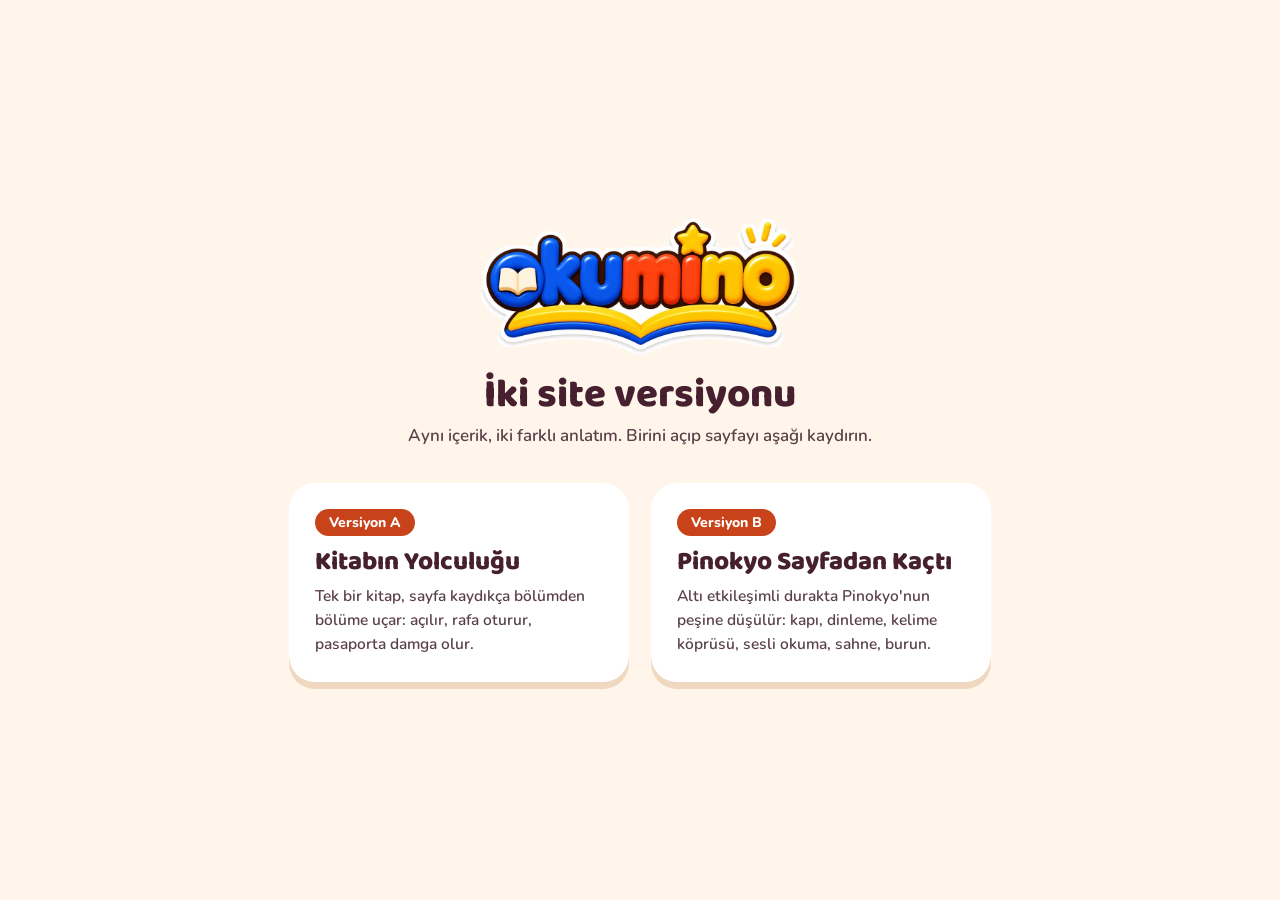
<file: index.html>
<!doctype html>
<html lang="tr">
<head>
<meta charset="utf-8">
<meta name="viewport" content="width=device-width, initial-scale=1">
<title>Okumino – iki versiyon</title>
<meta name="robots" content="noindex">
<link rel="icon" href="okumino_ikon.png" type="image/png">
<link href="https://fonts.googleapis.com/css2?family=Baloo+2:wght@700;800&family=Nunito:wght@600;800&display=swap" rel="stylesheet">
<style>
:root{--cream:#FFF5EA;--plum:#46202F;--coral:#C9431A;--sand:#F0D8C0}
*{box-sizing:border-box}
body{margin:0;min-height:100vh;background:var(--cream);color:#5B4049;font:600 17px/1.55 Nunito,sans-serif;display:flex;flex-direction:column;align-items:center;justify-content:center;padding:40px 16px}
img.logo{width:min(320px,80vw);height:auto}
h1{font:800 clamp(28px,4vw,40px)/1.1 'Baloo 2',sans-serif;color:var(--plum);margin:18px 0 6px;text-align:center}
p.sub{margin:0 0 34px;text-align:center}
.cards{display:grid;grid-template-columns:repeat(2,minmax(0,340px));gap:22px}
a.card{display:block;background:#fff;border-radius:26px;padding:26px;text-decoration:none;color:inherit;box-shadow:0 7px 0 var(--sand);transition:transform .15s}
a.card:hover{transform:translateY(-4px)}
.tag{display:inline-block;background:var(--coral);color:#fff;font:800 14px Nunito;border-radius:999px;padding:4px 14px}
a.card h2{font:800 26px/1.15 'Baloo 2',sans-serif;color:var(--plum);margin:12px 0 6px}
a.card p{margin:0;font-size:15.5px}
@media (max-width:720px){.cards{grid-template-columns:1fr}}
</style>
</head>
<body>
<img class="logo" src="okumino_logo.webp" alt="Okumino">
<h1>İki site versiyonu</h1>
<p class="sub">Aynı içerik, iki farklı anlatım. Birini açıp sayfayı aşağı kaydırın.</p>
<div class="cards">
  <a class="card" href="a/"><span class="tag">Versiyon A</span><h2>Kitabın Yolculuğu</h2><p>Tek bir kitap, sayfa kaydıkça bölümden bölüme uçar: açılır, rafa oturur, pasaporta damga olur.</p></a>
  <a class="card" href="b/"><span class="tag">Versiyon B</span><h2>Pinokyo Sayfadan Kaçtı</h2><p>Altı etkileşimli durakta Pinokyo'nun peşine düşülür: kapı, dinleme, kelime köprüsü, sesli okuma, sahne, burun.</p></a>
</div>
</body>
</html>
</file>
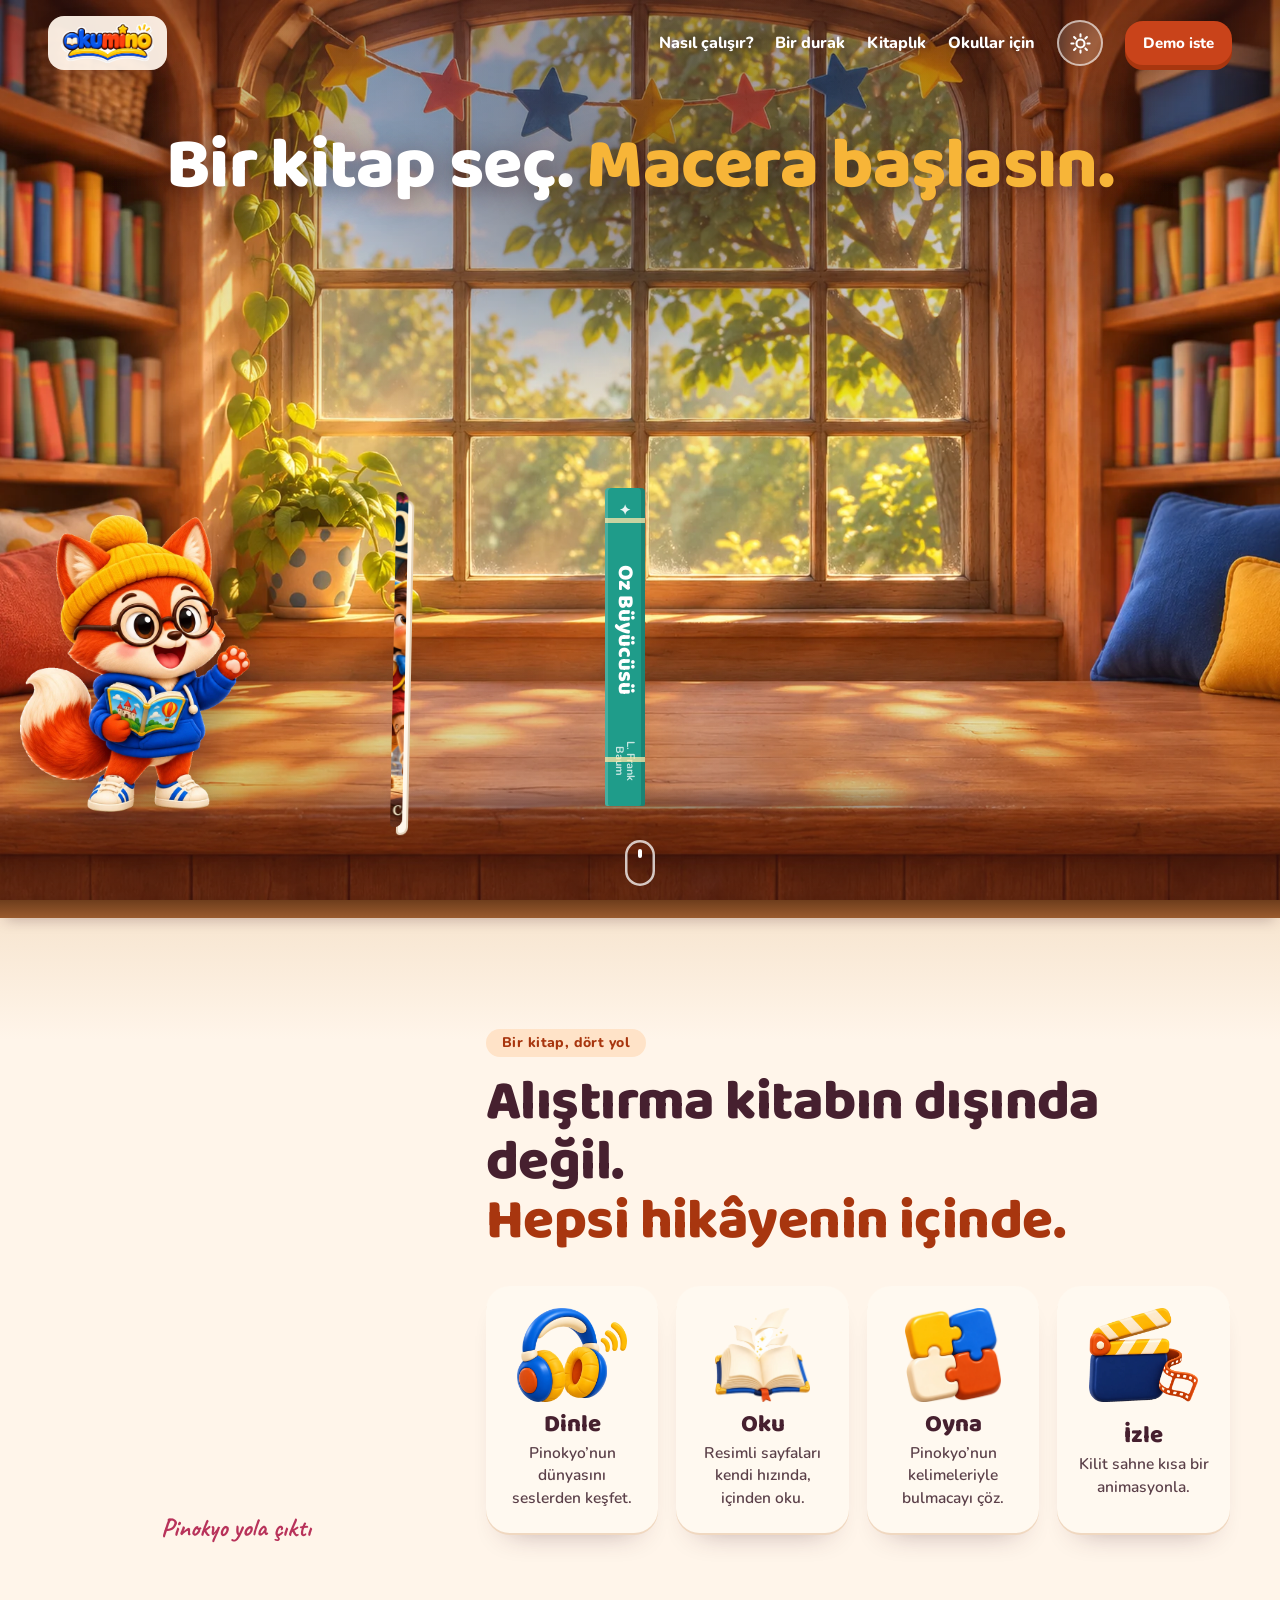
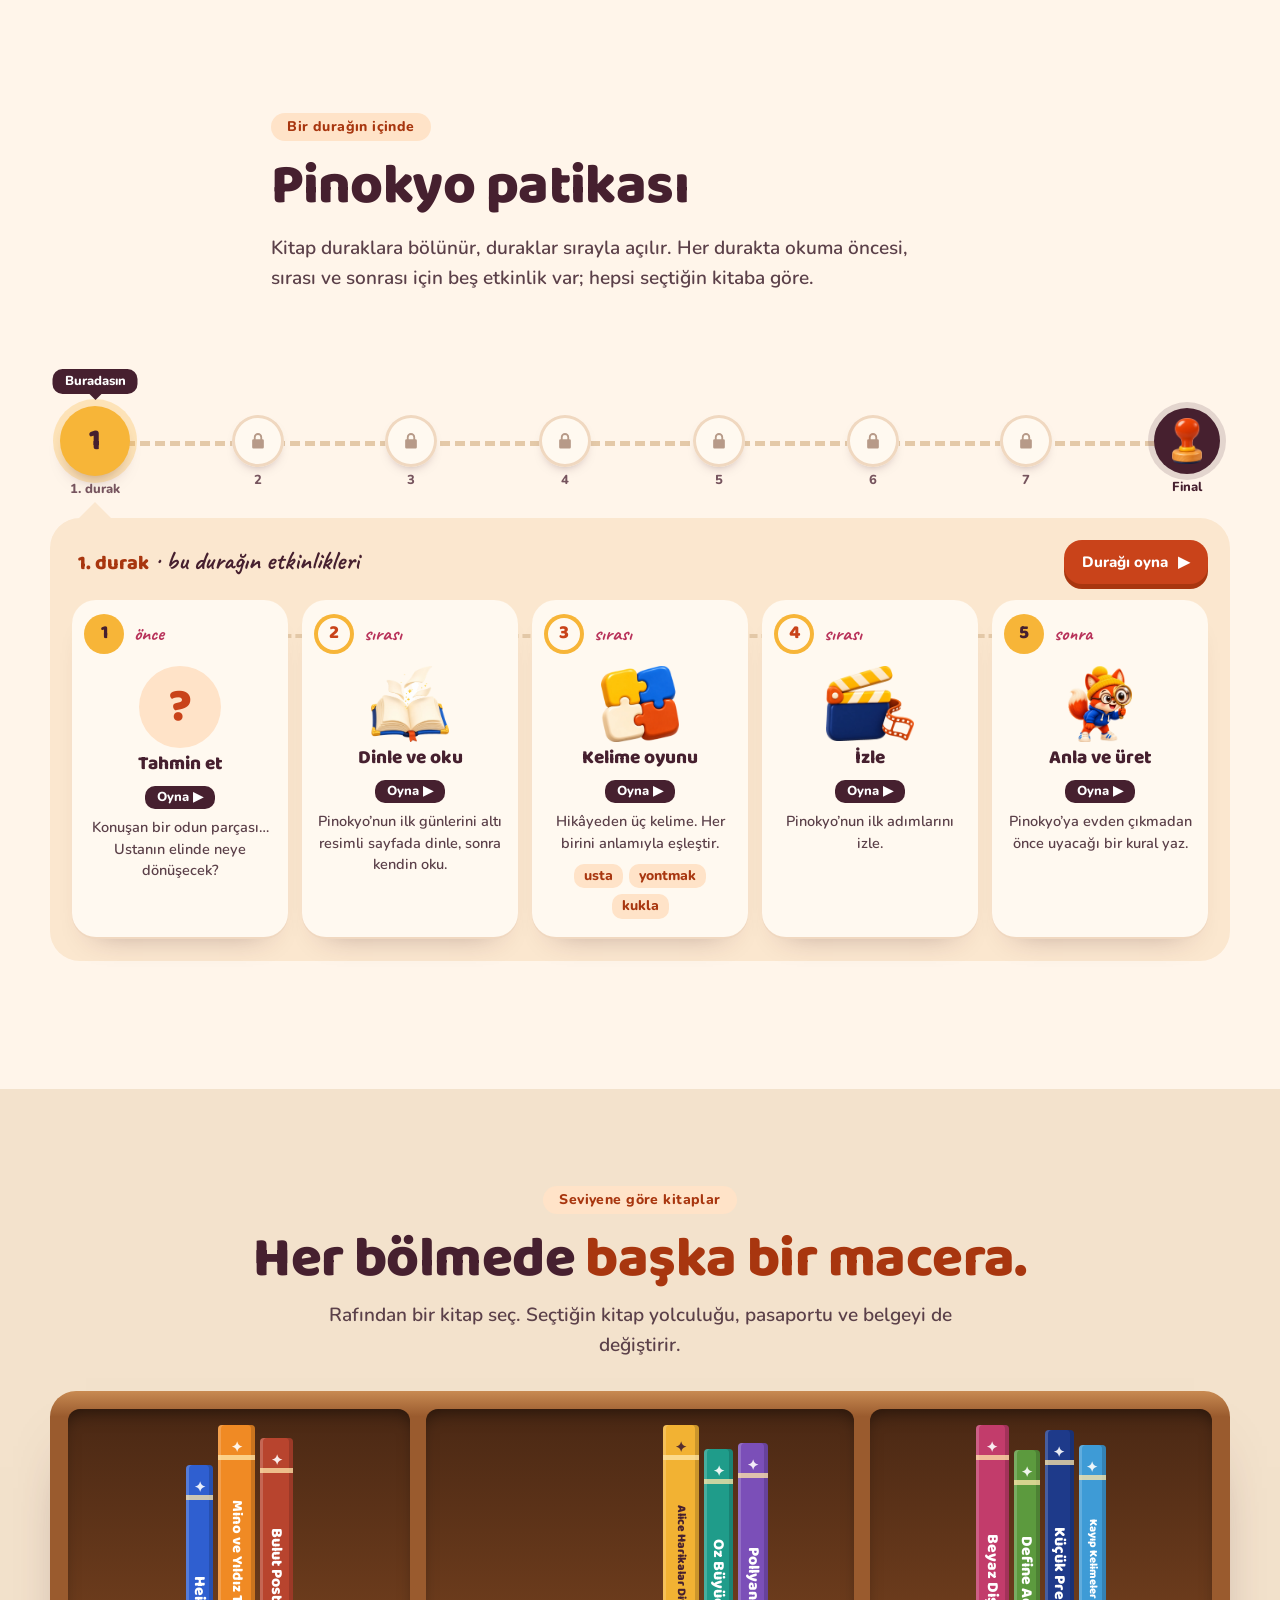
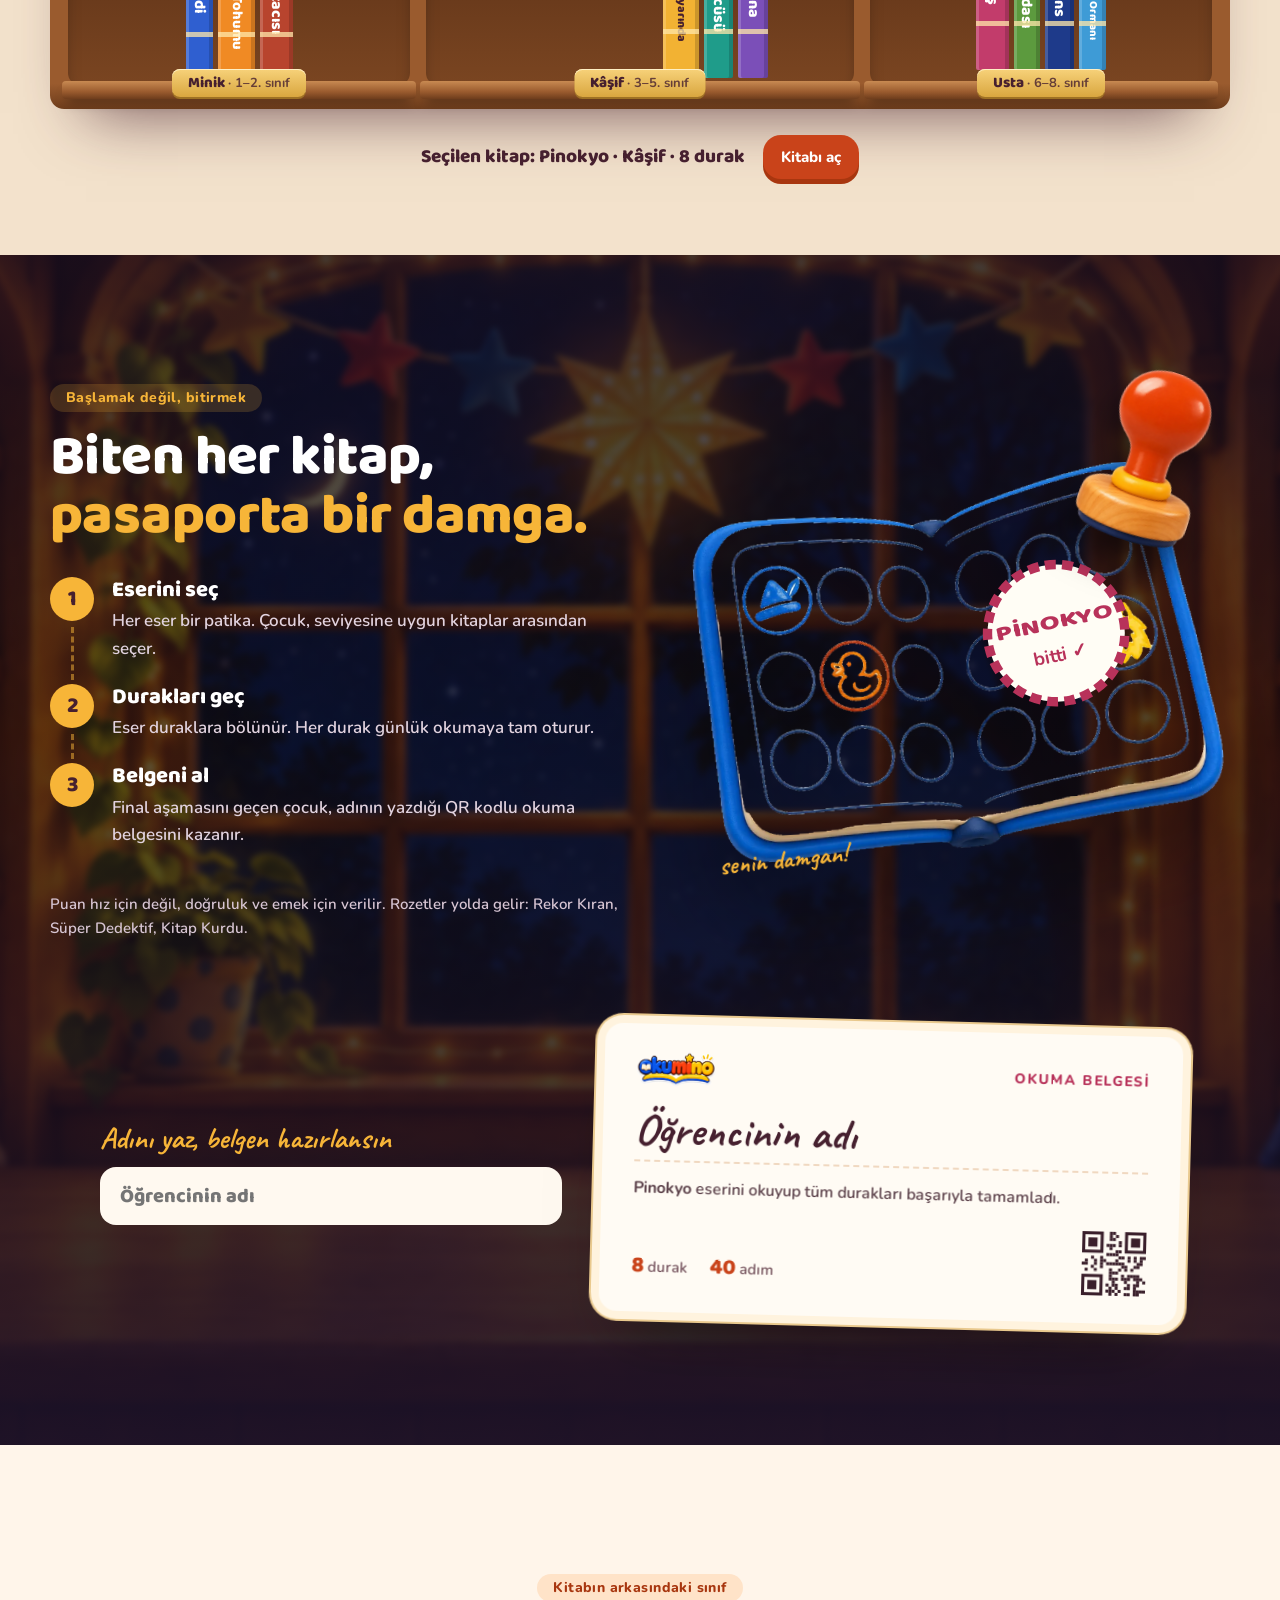
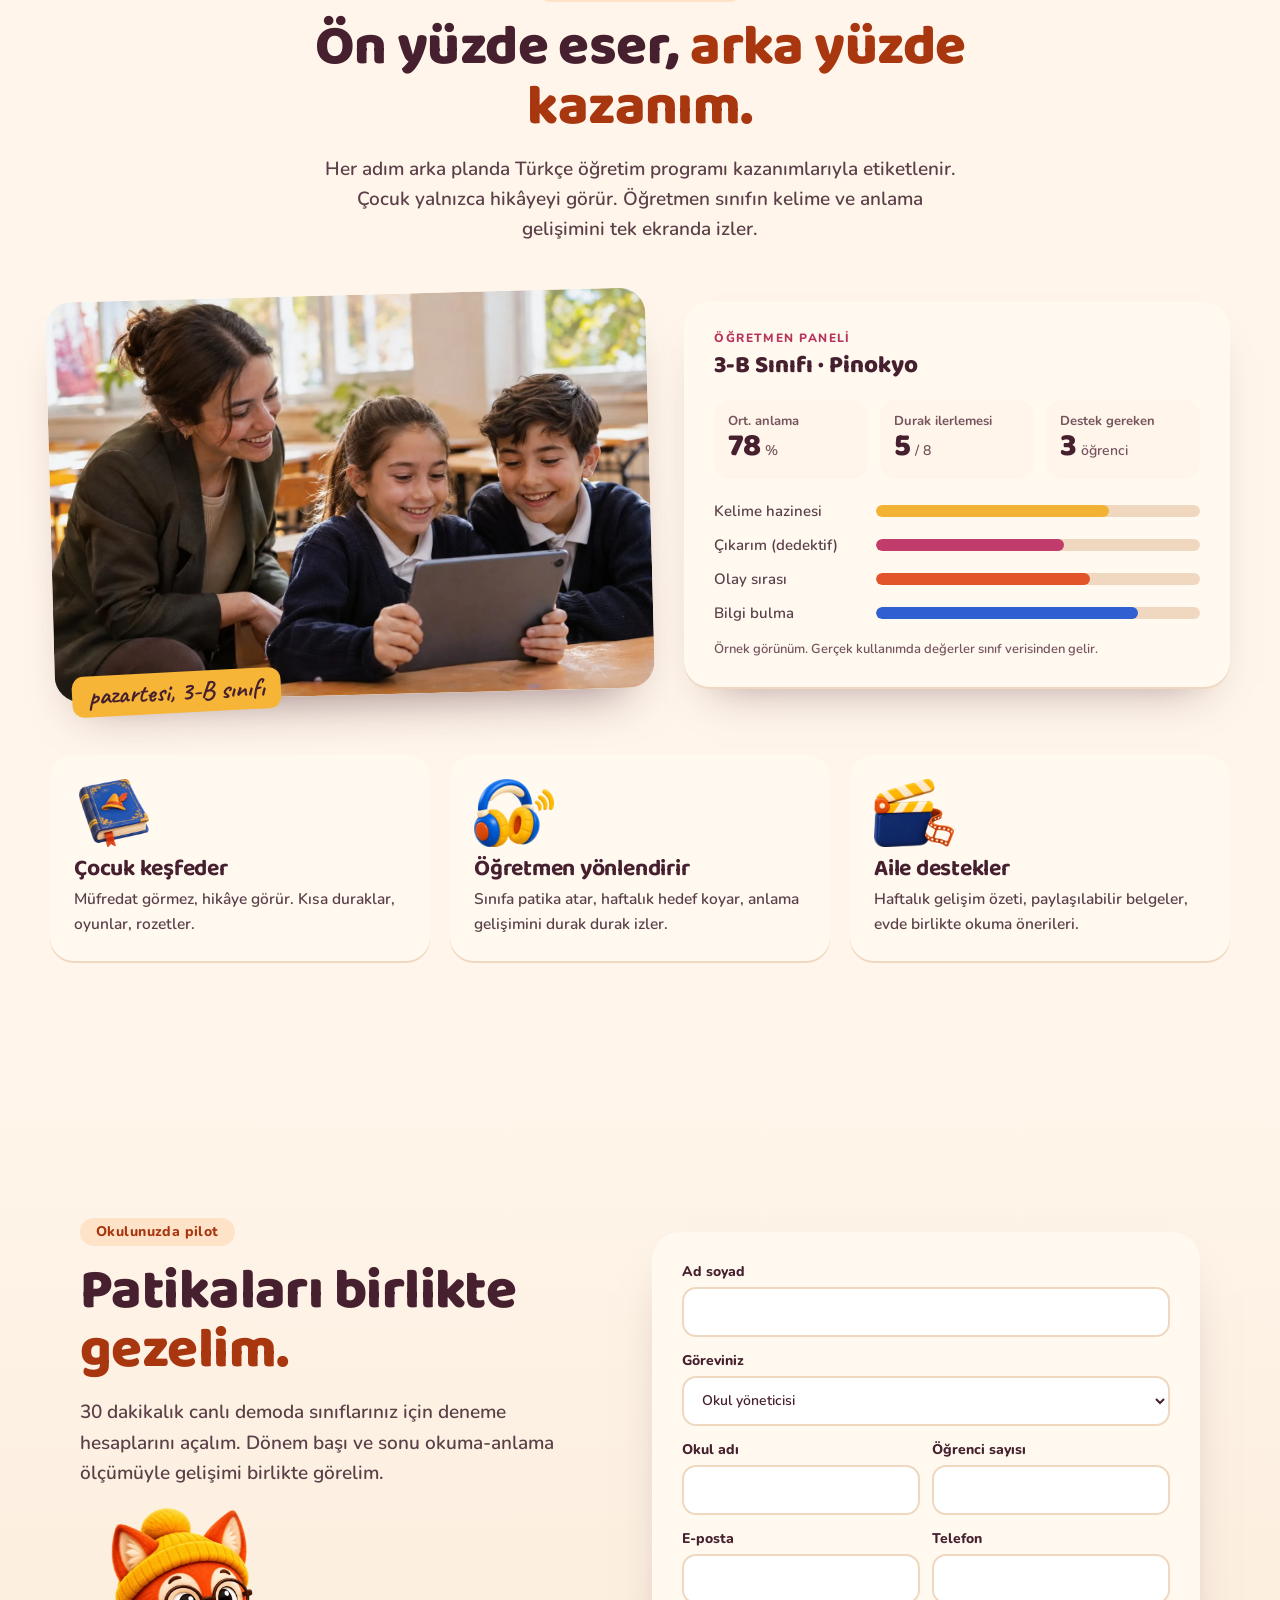
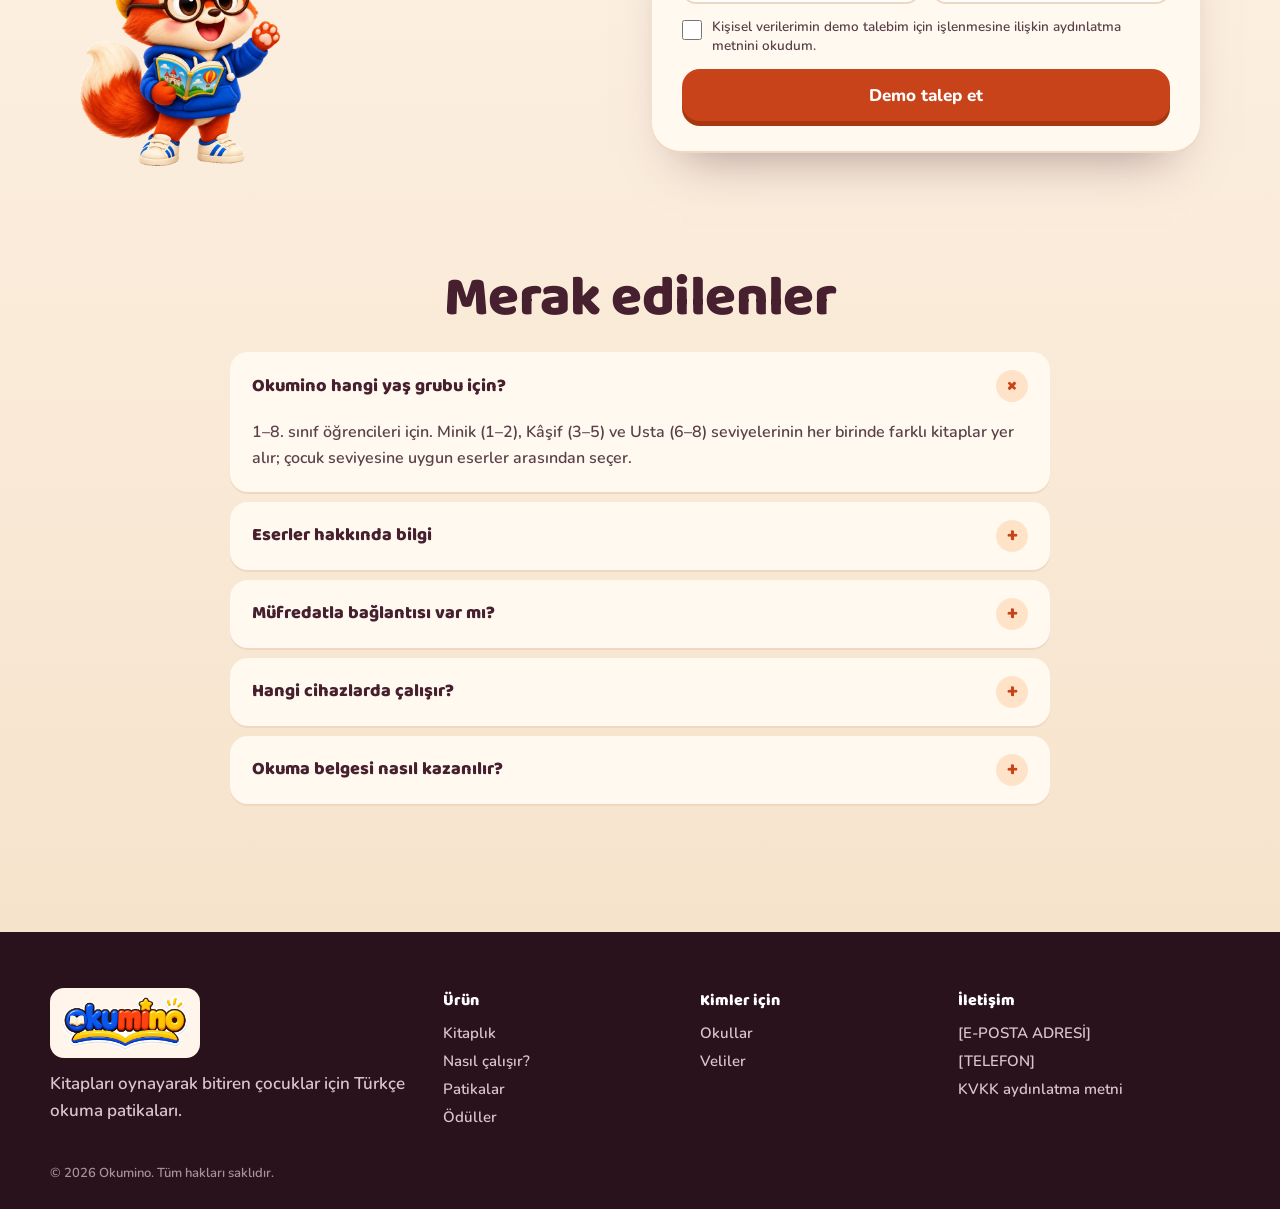
<file: a/index.html>
<!doctype html>
<html lang="tr">
<head>
<meta charset="utf-8">
<meta name="viewport" content="width=device-width, initial-scale=1">
<title>Okumino – Kitapları oynayarak bitiren çocuklar</title>
<meta name="description" content="Okumino'da her kitap bir patika. Rafından bir kitap seç, aç; dinle, oku, oyna, izle ve sonuna kadar bitir.">
<link rel="icon" href="img/okumino_ikon.png" type="image/png">
<link rel="preconnect" href="https://fonts.googleapis.com">
<link rel="preconnect" href="https://fonts.gstatic.com" crossorigin>
<link href="https://fonts.googleapis.com/css2?family=Baloo+2:wght@600;700;800&family=Caveat:wght@600;700&family=Nunito:wght@600;700;800&display=swap" rel="stylesheet">
<link rel="stylesheet" href="style.css?v=20261114-atla">
<!-- v2 "Okuma odası" (13.11.2026). Hero fikri @marina_uiux Storybook Shelf reel'inden (assets/ig_reels/Dfm1E3HI_yZ/analiz.md):
     oda sahnesi + 3D raf + tıklayınca açılan kitap. Sayfa gündüz odada başlar, damga bölümünde aynı odanın gecesine varır.
     Eski sürüm site_a/_eski/ altında. -->
</head>
<body>

<div id="gezgin" aria-hidden="true"><img src="img/covers/pinokyo.webp" alt=""></div>

<header class="nav" id="nav">
  <a class="marka" href="#ust"><img src="img/okumino_logo.webp" alt="Okumino" width="900" height="386"></a>
  <span class="bos"></span>
  <nav class="links" aria-label="Sayfa">
    <a href="#yolculuk">Nasıl çalışır?</a>
    <a href="#durak">Bir durak</a>
    <a href="#seviye">Kitaplık</a>
    <a href="#sinif">Okullar için</a>
  </nav>
  <button class="mod" id="mod" type="button" aria-label="Gece moduna geç" aria-pressed="false">
    <svg class="gun" viewBox="0 0 24 24" fill="none" stroke="currentColor" stroke-width="2.2" stroke-linecap="round"><circle cx="12" cy="12" r="4.2"/><path d="M12 2.5v2.2M12 19.3v2.2M2.5 12h2.2M19.3 12h2.2M5.3 5.3l1.6 1.6M17.1 17.1l1.6 1.6M5.3 18.7l1.6-1.6M17.1 6.9l1.6-1.6"/></svg>
    <svg class="ay" viewBox="0 0 24 24" fill="currentColor"><path d="M20.5 14.6A8.6 8.6 0 0 1 9.4 3.5a8.6 8.6 0 1 0 11.1 11.1Z"/></svg>
  </button>
  <a class="btn btn-sm" href="#demo">Demo iste</a>
</header>

<!-- 1. OKUMA ODASI -->
<main>
<section class="oda" id="ust" aria-labelledby="heroTitle">
  <div class="zemin" aria-hidden="true">
    <img class="gunduz" src="img/oda/oda_gunduz.webp" alt="" fetchpriority="high">
    <img class="gece" src="img/oda/oda_gece.webp" alt="" loading="lazy">
  </div>
  <div class="yildiz" aria-hidden="true"></div>

  <div class="baslik">
    <h1 id="heroTitle">Bir kitap seç. <span>Macera başlasın.</span></h1>
  </div>

  <div class="sahne" id="sahne">
    <div class="golge"></div>
    <div class="raf" id="raf" role="group" aria-label="Okumino kitaplığı. Ok tuşlarıyla kitap seç, Enter ile aç."></div>
    <img class="mino" src="img/mino_selam.webp" width="620" height="800" alt="Mino rafın başında el sallıyor">
  </div>
  <img class="mino-m" src="img/mino_selam.webp" width="620" height="800" alt="">

  <div class="acik" id="acik" aria-label="Seçilen kitap" aria-hidden="true">
    <div class="spread" id="spread">
      <div class="sayfa sol"></div>
      <div class="sayfa sag">
        <p class="ph">Bu kitabın patikası</p>
        <div class="alt">Dört yoldan sonuna kadar</div>
        <div class="yollar">
          <div><img src="img/mod_dinle.webp" alt=""><b>Dinle</b></div>
          <div><img src="img/kitap_acik.webp" alt=""><b>Oku</b></div>
          <div><img src="img/mod_oyna.webp" alt=""><b>Oyna</b></div>
          <div><img src="img/mod_izle.webp" alt=""><b>İzle</b></div>
        </div>
        <ol class="adim-ozet" aria-label="Bir durağın adımları"><li>Tahmin et</li><li>Dinle ve oku</li><li>Kelime oyunu</li><li>İzle</li><li>Anla ve üret</li></ol>
        <span class="no">2</span>
      </div>
      <div class="kapak" aria-hidden="true"><div class="dis"><img id="kapakResim" src="img/covers/pinokyo.webp" alt=""></div><div class="ic"><div class="resim"><img id="solResim" src="img/covers/pinokyo.webp" alt=""></div><p id="solMetin"></p><span class="no">1</span></div></div>
    </div>
    <aside class="kart">
      <button class="kapat" id="kapat" type="button" aria-label="Kitabı kapat, rafa dön"><svg viewBox="0 0 24 24" fill="none" stroke="currentColor" stroke-width="2.6" stroke-linecap="round"><path d="M6 6l12 12M18 6 6 18"/></svg></button>
      <h2 id="kartBaslik">Pinokyo</h2>
      <div class="yazar" id="kartYazar">Carlo Collodi</div>
      <span class="ozgun" id="kartOzgun" hidden>Okumino özgün · örnek başlık</span>
      <div class="bilgi">
        <div><small>Seviye</small><b id="kartSeviye">Kâşif</b></div>
        <div><small>Patika</small><b id="kartDurak">8 durak</b></div>
      </div>
      <p class="ozet" id="kartOzet"></p>
      <a class="btn" id="basla" href="#yolculuk">Maceraya başla <span aria-hidden="true">→</span></a>
    </aside>
  </div>
  <a class="asagi" href="#yolculuk" aria-label="Nasıl çalıştığını gör"><span></span></a>
</section>

<!-- 2. YOLCULUK: seçilen kitabın bir durağı -->
<section class="bolum yolculuk" id="yolculuk" aria-labelledby="yolBaslik">
  <div class="kagit">
    <div class="sol-kitap">
      <div class="masa-kitap" id="yolKitap"><img id="yolKapak" src="img/covers/pinokyo.webp" alt="Pinokyo kapağı"><i></i></div>
      <p class="el" id="yolEl">Pinokyo · 1. durak</p>
    </div>
    <div class="sag-icerik">
      <p class="ust-etiket">Bir kitap, dört yol</p>
      <h2 id="yolBaslik">Alıştırma kitabın dışında değil. <span>Hepsi hikâyenin içinde.</span></h2>
      <div class="dort">
        <figure class="yol-kart" style="--d:0"><img src="img/mod_dinle.webp" alt=""><figcaption><b>Dinle</b><span id="dinleNot">Hikâyenin sesine kulak ver, kelime kelime keşfet.</span></figcaption></figure>
        <figure class="yol-kart" style="--d:1"><img src="img/kitap_acik.webp" alt=""><figcaption><b>Oku</b><span>Resimli sayfaları kendi hızında, içinden oku.</span></figcaption></figure>
        <figure class="yol-kart" style="--d:2"><img src="img/mod_oyna.webp" alt=""><figcaption><b>Oyna</b><span id="oynaNot">Seçtiğin hikâyenin kelimeleriyle oyna.</span></figcaption></figure>
        <figure class="yol-kart" style="--d:3"><img src="img/mod_izle.webp" alt=""><figcaption><b>İzle</b><span>Kilit sahne kısa bir animasyonla.</span></figcaption></figure>
      </div>
    </div>
  </div>
</section>

<!-- 2b. BİR DURAĞIN İÇİNDE: seçilen kitaba göre beş etkinlik -->
<section class="bolum durak-bolum" id="durak" aria-labelledby="durakBaslik">
  <div class="durak-ust">
    <div class="durak-kitap" id="durakKitap"><img id="durakKapak" src="img/covers/pinokyo.webp" alt=""></div>
    <div>
      <p class="ust-etiket">Bir durağın içinde</p>
      <h2 id="durakBaslik"><span class="kitap-ad" data-kitap-ad>Pinokyo</span> patikası</h2>
      <p class="giris">Kitap duraklara bölünür, duraklar sırayla açılır. Her durakta okuma öncesi, sırası ve sonrası için beş etkinlik var; hepsi seçtiğin kitaba göre.</p>
    </div>
  </div>
  <div class="patika" id="patika" role="img" aria-label="Patika durakları"></div>
  <div class="etkinlik-kutu">
    <div class="etkinlik-ust"><p class="etkinlik-baslik"><b>1. durak</b> · bu durağın etkinlikleri</p><button class="btn btn-sm" id="durakOyna" type="button">Durağı oyna <span aria-hidden="true">▶</span></button></div>
    <ol class="etkinlik" id="etkinlik" aria-live="polite"></ol>
  </div>
</section>

<!-- 3. SEVİYE: büyük ahşap kitaplık, her rafta bir seviye -->
<section class="bolum seviye" id="seviye" aria-labelledby="sevBaslik">
  <div class="ic-dar">
    <p class="ust-etiket">Seviyene göre kitaplar</p>
    <h2 id="sevBaslik">Her bölmede <span>başka bir macera.</span></h2>
    <p class="giris">Rafından bir kitap seç. Seçtiğin kitap yolculuğu, pasaportu ve belgeyi de değiştirir.</p>
  </div>
  <div class="dolap" id="dolap"></div>
  <div class="secim" aria-live="polite"><span id="secimMetin">Seçilen kitap: Pinokyo · Kâşif · 8 durak</span><a class="btn btn-sm" href="#ust" id="secimAc">Kitabı aç</a></div>
</section>

<!-- 4. DAMGA: aynı oda, gece -->
<section class="bolum damga" id="damga" aria-labelledby="damBaslik">
  <div class="gece-zemin" aria-hidden="true"><img src="img/oda/oda_gece.webp" alt="" loading="lazy"></div>
  <div class="damga-izgara">
    <div>
      <p class="ust-etiket acik-etiket">Başlamak değil, bitirmek</p>
      <h2 id="damBaslik">Biten her kitap, <span>pasaporta bir damga.</span></h2>
      <ol class="zaman">
        <li><b>Eserini seç</b><span>Her eser bir patika. Çocuk, seviyesine uygun kitaplar arasından seçer.</span></li>
        <li><b>Durakları geç</b><span>Eser duraklara bölünür. Her durak günlük okumaya tam oturur.</span></li>
        <li><b>Belgeni al</b><span>Final aşamasını geçen çocuk, adının yazdığı QR kodlu okuma belgesini kazanır.</span></li>
      </ol>
      <p class="kucuk">Puan hız için değil, doğruluk ve emek için verilir. Rozetler yolda gelir: Rekor Kıran, Süper Dedektif, Kitap Kurdu.</p>
    </div>
    <div class="pasaport-alan" id="pasaportAlan">
      <img class="pasaport" src="img/pasaport.webp" alt="Okuma pasaportu" width="800" height="586" loading="lazy">
      <div class="murekkep" id="damgaHedef" aria-hidden="true"><svg viewBox="0 0 100 100"><circle cx="50" cy="50" r="44" fill="#FFFDF5" stroke="currentColor" stroke-width="6" stroke-dasharray="7 4"/><text id="damgaAd" x="50" y="47" text-anchor="middle">PİNOKYO</text><text x="50" y="68" text-anchor="middle" class="t2">bitti ✓</text></svg></div>
      <img class="muhur" src="img/muhur.webp" alt="" aria-hidden="true" width="522" height="800" loading="lazy">
      <p class="el acik-el">senin damgan!</p>
    </div>
  </div>
  <div class="belge-satir">
    <label class="ad-gir"><span>Adını yaz, belgen hazırlansın</span><input id="adGir" type="text" maxlength="28" placeholder="Öğrencinin adı" autocomplete="off"></label>
    <div class="belge" id="belge">
      <div class="belge-ust"><img src="img/okumino_logo.webp" alt="" width="900" height="386"><span>Okuma Belgesi</span></div>
      <p class="belge-ad" id="belgeAd">Öğrencinin adı</p>
      <p class="belge-govde" id="belgeGovde"><b>Pinokyo</b> eserini okuyup tüm durakları başarıyla tamamladı.</p>
      <div class="belge-alt"><span id="belgeDurak"><b>8</b> durak</span><span id="belgeAdim"><b>48</b> adım</span><svg class="qr" id="qr" viewBox="0 0 21 21" aria-label="QR doğrulama"></svg></div>
    </div>
  </div>
</section>

<!-- 5. SINIF -->
<section class="bolum sinif" id="sinif" aria-labelledby="sinBaslik">
  <div class="ic-dar">
    <p class="ust-etiket">Kitabın arkasındaki sınıf</p>
    <h2 id="sinBaslik">Ön yüzde eser, <span>arka yüzde kazanım.</span></h2>
    <p class="giris">Her adım arka planda Türkçe öğretim programı kazanımlarıyla etiketlenir. Çocuk yalnızca hikâyeyi görür. Öğretmen sınıfın kelime ve anlama gelişimini tek ekranda izler.</p>
  </div>
  <div class="sinif-izgara">
    <figure class="foto"><img src="img/sinif.webp" alt="Sınıfta tablette okuyan iki öğrenci ve öğretmenleri" width="1400" height="933" loading="lazy"><figcaption class="el">pazartesi, 3-B sınıfı</figcaption></figure>
    <div class="panel">
      <p class="panel-k">Öğretmen paneli</p>
      <p class="panel-h">3-B Sınıfı · <span data-kitap-ad>Pinokyo</span></p>
      <div class="kpi">
        <div><small>Ort. anlama</small><b>78</b><span>%</span></div>
        <div><small>Durak ilerlemesi</small><b>5</b><span id="kpiDurak">/ 8</span></div>
        <div><small>Destek gereken</small><b>3</b><span>öğrenci</span></div>
      </div>
      <div class="cubuk">
                <p><span>Kelime hazinesi</span><i style="--w:72%;--c:#F2B233"></i></p>
        <p><span>Çıkarım (dedektif)</span><i style="--w:58%;--c:#C23C6B"></i></p>
        <p><span>Olay sırası</span><i style="--w:66%;--c:#E2552B"></i></p>
        <p><span>Bilgi bulma</span><i style="--w:81%;--c:#2F5FD0"></i></p>
      </div>
      <p class="minik">Örnek görünüm. Gerçek kullanımda değerler sınıf verisinden gelir.</p>
    </div>
  </div>
  <div class="kim">
    <div><img src="img/kitap_kapali.webp" alt=""><h3>Çocuk keşfeder</h3><p>Müfredat görmez, hikâye görür. Kısa duraklar, oyunlar, rozetler.</p></div>
    <div><img src="img/mod_dinle.webp" alt=""><h3>Öğretmen yönlendirir</h3><p>Sınıfa patika atar, haftalık hedef koyar, anlama gelişimini durak durak izler.</p></div>
    <div><img src="img/mod_izle.webp" alt=""><h3>Aile destekler</h3><p>Haftalık gelişim özeti, paylaşılabilir belgeler, evde birlikte okuma önerileri.</p></div>
  </div>
</section>

<!-- 6. DEMO + SSS -->
<section class="bolum demo" id="demo" aria-labelledby="demoBaslik">
  <div class="demo-izgara">
    <div class="demo-sol">
      <p class="ust-etiket">Okulunuzda pilot</p>
      <h2 id="demoBaslik">Patikaları birlikte <span>gezelim.</span></h2>
      <p class="giris">30 dakikalık canlı demoda sınıflarınız için deneme hesaplarını açalım. Dönem başı ve sonu okuma-anlama ölçümüyle gelişimi birlikte görelim.</p>
      <img class="demo-mino" src="img/mino_selam.webp" alt="" width="620" height="800" loading="lazy">
    </div>
    <form class="form" id="form">
      <label>Ad soyad<input required name="ad" autocomplete="name"></label>
      <label>Göreviniz
        <select name="gorev"><option>Okul yöneticisi</option><option>Türkçe / sınıf öğretmeni</option><option>Veli</option><option>Diğer</option></select>
      </label>
      <div class="iki"><label>Okul adı<input name="okul"></label><label>Öğrenci sayısı<input name="sayi" inputmode="numeric"></label></div>
      <div class="iki"><label>E-posta<input type="email" required name="eposta" autocomplete="email"></label><label>Telefon<input type="tel" name="tel" autocomplete="tel"></label></div>
      <label class="onay"><input type="checkbox" required> Kişisel verilerimin demo talebim için işlenmesine ilişkin aydınlatma metnini okudum.</label>
      <button class="btn" type="submit">Demo talep et</button>
      <p class="tamam" hidden>Teşekkürler! Ekibimiz en kısa sürede sizinle iletişime geçecek.</p>
    </form>
  </div>
  <div class="sss" id="sss">
    <h2>Merak edilenler</h2>
    <div id="sssListe"></div>
  </div>
</section>
</main>

<footer class="alt-bilgi">
  <div class="alt-izgara">
    <div><img src="img/okumino_logo.webp" alt="Okumino" class="alt-logo" width="900" height="386"><p>Kitapları oynayarak bitiren çocuklar için Türkçe okuma patikaları.</p></div>
    <div><b>Ürün</b><a href="#ust">Kitaplık</a><a href="#yolculuk">Nasıl çalışır?</a><a href="#seviye">Patikalar</a><a href="#damga">Ödüller</a></div>
    <div><b>Kimler için</b><a href="#sinif">Okullar</a><a href="#sinif">Veliler</a></div>
    <div><b>İletişim</b><span>[E-POSTA ADRESİ]</span><span>[TELEFON]</span><a href="#">KVKK aydınlatma metni</a></div>
  </div>
  <p class="telif">© 2026 Okumino. Tüm hakları saklıdır.</p>
</footer>

<script src="etkinlik.js?v=20261114-atla"></script>
<script src="app.js?v=20261114-atla"></script>
</body>
</html>
</file>
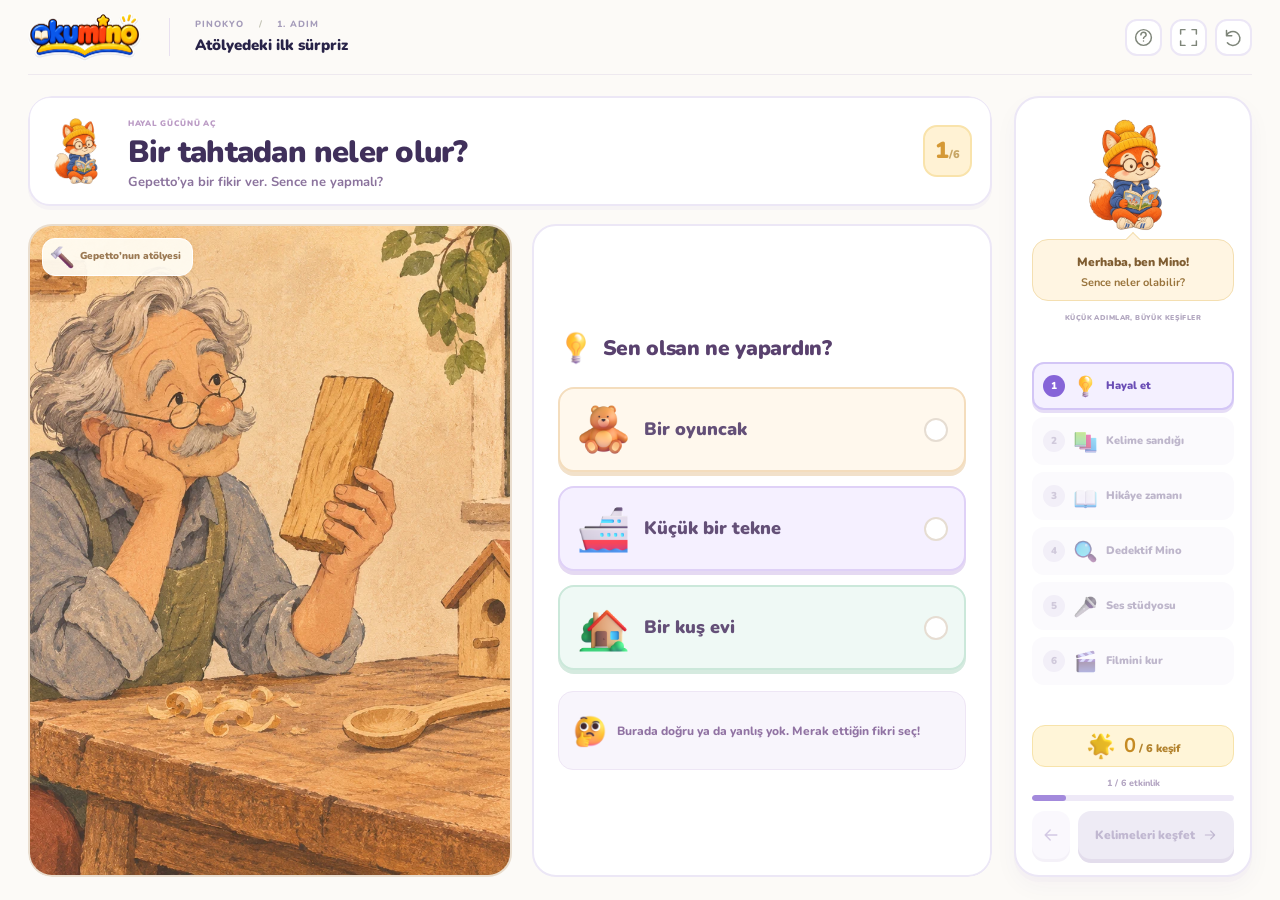
<file: adim1/index.html>
<!doctype html>
<html lang="tr">
<head>
  <meta charset="utf-8">
  <meta name="viewport" content="width=device-width,initial-scale=1,viewport-fit=cover">
  <meta name="theme-color" content="#fcfaf7">
  <meta name="description" content="Pinokyo'nun atölyesine gir. Altı küçük etkinlikle oku, keşfet ve kendi özet filmini kur. 3–4. sınıf için örnek okuma adımı.">
  <title>Atölyedeki İlk Sürpriz · Okumino</title>
  <link rel="icon" href="assets/favicon.png">
  <link rel="preconnect" href="https://fonts.googleapis.com">
  <link rel="preconnect" href="https://fonts.gstatic.com" crossorigin>
  <link href="https://fonts.googleapis.com/css2?family=Nunito:wght@400;600;700;800;900&display=swap" rel="stylesheet">
  <link rel="stylesheet" href="style.css?v=2">
  <link rel="stylesheet" href="playful.css?v=2">
</head>
<body>
  <svg class="symbol-library" aria-hidden="true" xmlns="http://www.w3.org/2000/svg"><defs>
    <symbol id="i-arrow" viewBox="0 0 24 24"><path d="M5 12h14m-6-6 6 6-6 6"/></symbol>
    <symbol id="i-back" viewBox="0 0 24 24"><path d="M19 12H5m6-6-6 6 6 6"/></symbol>
    <symbol id="i-check" viewBox="0 0 24 24"><path d="m5 12 4 4L19 6"/></symbol>
    <symbol id="i-sound" viewBox="0 0 24 24"><path d="m11 5-5 4H3v6h3l5 4V5zm4 3c3 2 3 6 0 8m3-11c5 4 5 10 0 14"/></symbol>
    <symbol id="i-book" viewBox="0 0 24 24"><path d="M12 5c-3-2-7-2-10-1v15c3-1 7-1 10 1 3-2 7-2 10-1V4c-3-1-7-1-10 1zm0 0v15"/></symbol>
    <symbol id="i-mic" viewBox="0 0 24 24"><rect x="9" y="2" width="6" height="13" rx="3"/><path d="M5 10v2a7 7 0 0 0 14 0v-2m-7 9v3m-4 0h8"/></symbol>
    <symbol id="i-play" viewBox="0 0 24 24"><path d="m8 5 11 7-11 7V5z"/></symbol>
    <symbol id="i-pause" viewBox="0 0 24 24"><path d="M8 5v14M16 5v14"/></symbol>
    <symbol id="i-reset" viewBox="0 0 24 24"><path d="M4 10a8 8 0 1 1 1 8M4 4v6h6"/></symbol>
    <symbol id="i-expand" viewBox="0 0 24 24"><path d="M8 3H3v5m13-5h5v5M3 16v5h5m13-5v5h-5"/></symbol>
    <symbol id="i-close" viewBox="0 0 24 24"><path d="m6 6 12 12M18 6 6 18"/></symbol>
    <symbol id="i-help" viewBox="0 0 24 24"><circle cx="12" cy="12" r="9"/><path d="M9 9a3 3 0 0 1 6 0c0 2-3 2-3 4m0 3v.1"/></symbol>
    <symbol id="i-star" viewBox="0 0 24 24"><path d="m12 3 2.8 5.7 6.2.9-4.5 4.4 1.1 6.2L12 17.3l-5.6 2.9 1.1-6.2L3 9.6l6.2-.9L12 3z"/></symbol>
  </defs></svg>

  <div class="lesson-app">
    <header class="topbar">
      <a class="brand" href="../site_a/index.html" data-library aria-label="Okumino kitaplığına dön"><img src="assets/okumino-logo.webp" width="110" height="48" alt="Okumino"></a>
      <div class="book-heading"><span>PINOKYO <span class="heading-separator">/</span> 1. ADIM</span><b>Atölyedeki ilk sürpriz</b></div>
      <div class="top-tools">
        <button class="icon-button" type="button" data-action="help" aria-label="Nasıl oynanır?" title="Nasıl oynanır?"><svg><use href="#i-help"/></svg></button>
        <button class="icon-button fullscreen-tool" type="button" data-action="fullscreen" aria-label="Tam ekran" title="Tam ekran"><svg><use href="#i-expand"/></svg></button>
        <button class="icon-button" type="button" data-action="reset-dialog" aria-label="Adımı baştan başlat" title="Baştan başla"><svg><use href="#i-reset"/></svg></button>
      </div>
    </header>

    <div class="workspace">
      <aside class="journey-rail" aria-label="Bu adımın etkinlikleri">
        <div class="mino-note"><img src="assets/mino.webp" width="180" height="210" alt="Kitap okuyan Mino"><div class="mino-bubble"><b>Merhaba, ben Mino!</b><p id="minoNote">Birlikte keşfedelim.</p></div></div>
        <div class="rail-caption">KÜÇÜK ADIMLAR, BÜYÜK KEŞİFLER</div>
        <nav id="activityNav" class="activity-nav" aria-label="Etkinlikler"></nav>
        <div class="discovery-badge"><img src="assets/icons/glowing_star.png" width="35" height="35" alt=""><span><b id="discoveryCount">0</b> / 6 keşif</span></div>
        <footer class="lesson-footer">
          <div class="footer-progress"><span id="progressText">1 / 6 etkinlik</span><div class="progress-track" aria-hidden="true"><i id="progressFill"></i></div></div>
          <div class="footer-buttons"><button id="previous" class="back-button" type="button" aria-label="Önceki etkinlik"><svg><use href="#i-back"/></svg><span>Geri</span></button><button id="next" class="primary-button" type="button"><span>Devam et</span><svg><use href="#i-arrow"/></svg></button></div>
        </footer>
      </aside>
      <main id="panel" class="lesson-panel" tabindex="-1" aria-label="Etkinlik"></main>
    </div>
  </div>

  <dialog id="infoDialog" class="info-dialog" aria-labelledby="dialogTitle"><button class="dialog-close icon-button" data-action="close-dialog" aria-label="Pencereyi kapat"><svg><use href="#i-close"/></svg></button><h2 id="dialogTitle"></h2><div id="dialogBody"></div></dialog>
  <div id="toast" class="toast" role="status" aria-live="polite" hidden></div>
  <noscript><div class="no-script">Bu küçük yolculuk için tarayıcında JavaScript açık olmalı.</div></noscript>
  <script src="app.js?v=2"></script>
</body>
</html>
</file>
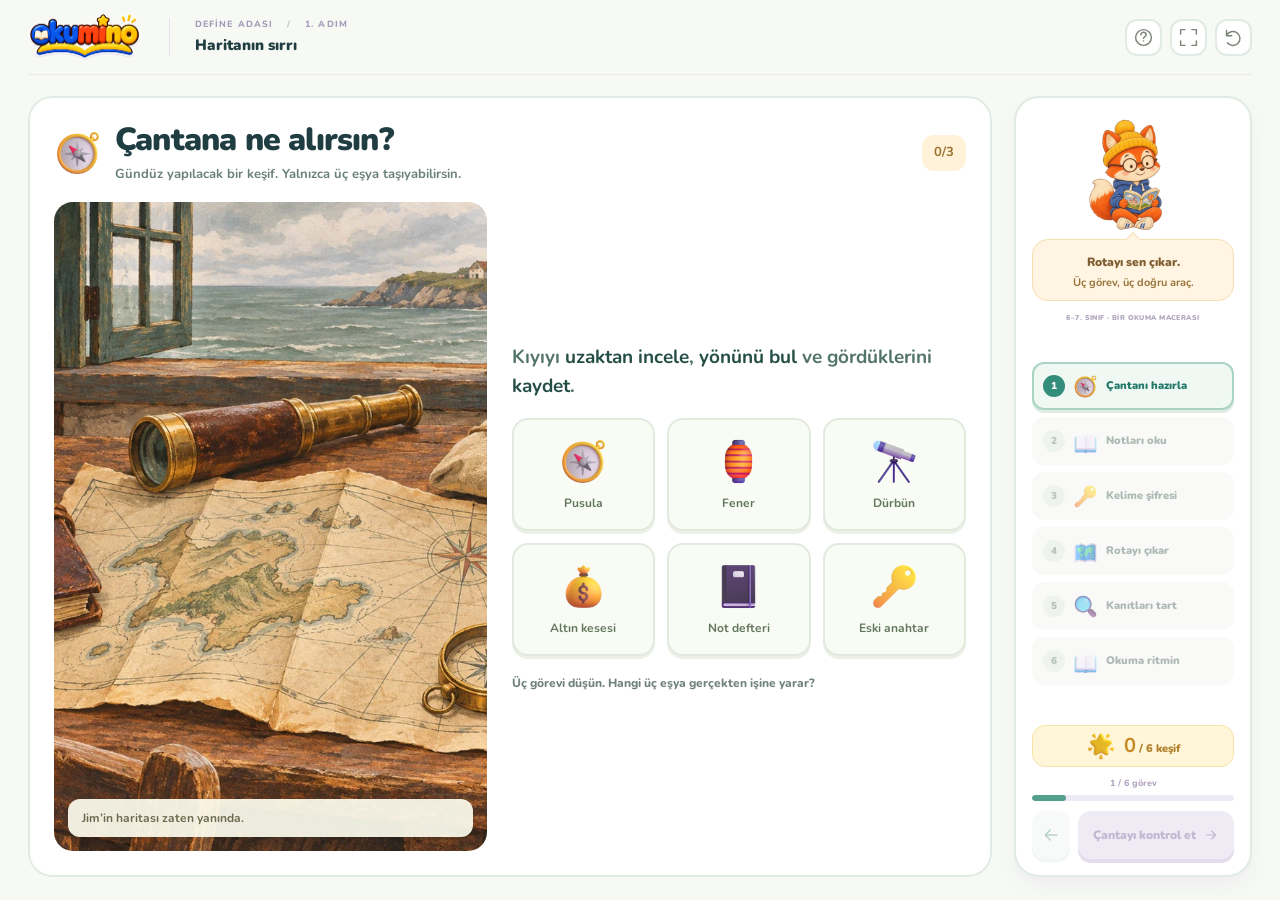
<file: ortaokul/index.html>
<!doctype html>
<html lang="tr">
<head>
  <meta charset="utf-8">
  <meta name="viewport" content="width=device-width,initial-scale=1,viewport-fit=cover">
  <meta name="theme-color" content="#f7f9f5">
  <meta name="description" content="Define Adası: ortaokul için altı etkileşimli görev. Bölümü oku, kelime şifresini çöz, haritadaki rotayı izle ve kararını kanıtla.">
  <title>Haritanın Sırrı · Define Adası · Okumino</title>
  <link rel="icon" href="assets/favicon.png">
  <link rel="preconnect" href="https://fonts.googleapis.com">
  <link rel="preconnect" href="https://fonts.gstatic.com" crossorigin>
  <link href="https://fonts.googleapis.com/css2?family=Nunito:wght@400;600;700;800;900&display=swap" rel="stylesheet">
  <link rel="stylesheet" href="style.css?v=2">
  <link rel="stylesheet" href="playful.css?v=2">
  <link rel="stylesheet" href="island.css?v=3">
</head>
<body>
  <svg class="symbol-library" aria-hidden="true" xmlns="http://www.w3.org/2000/svg"><defs>
    <symbol id="i-arrow" viewBox="0 0 24 24"><path d="M5 12h14m-6-6 6 6-6 6"/></symbol>
    <symbol id="i-back" viewBox="0 0 24 24"><path d="M19 12H5m6-6-6 6 6 6"/></symbol>
    <symbol id="i-check" viewBox="0 0 24 24"><path d="m5 12 4 4L19 6"/></symbol>
    <symbol id="i-sound" viewBox="0 0 24 24"><path d="m11 5-5 4H3v6h3l5 4V5zm4 3c3 2 3 6 0 8m3-11c5 4 5 10 0 14"/></symbol>
    <symbol id="i-book" viewBox="0 0 24 24"><path d="M12 5c-3-2-7-2-10-1v15c3-1 7-1 10 1 3-2 7-2 10-1V4c-3-1-7-1-10 1zm0 0v15"/></symbol>
    <symbol id="i-mic" viewBox="0 0 24 24"><rect x="9" y="2" width="6" height="13" rx="3"/><path d="M5 10v2a7 7 0 0 0 14 0v-2m-7 9v3m-4 0h8"/></symbol>
    <symbol id="i-play" viewBox="0 0 24 24"><path d="m8 5 11 7-11 7V5z"/></symbol>
    <symbol id="i-pause" viewBox="0 0 24 24"><path d="M8 5v14M16 5v14"/></symbol>
    <symbol id="i-reset" viewBox="0 0 24 24"><path d="M4 10a8 8 0 1 1 1 8M4 4v6h6"/></symbol>
    <symbol id="i-expand" viewBox="0 0 24 24"><path d="M8 3H3v5m13-5h5v5M3 16v5h5m13-5v5h-5"/></symbol>
    <symbol id="i-close" viewBox="0 0 24 24"><path d="m6 6 12 12M18 6 6 18"/></symbol>
    <symbol id="i-help" viewBox="0 0 24 24"><circle cx="12" cy="12" r="9"/><path d="M9 9a3 3 0 0 1 6 0c0 2-3 2-3 4m0 3v.1"/></symbol>
    <symbol id="i-star" viewBox="0 0 24 24"><path d="m12 3 2.8 5.7 6.2.9-4.5 4.4 1.1 6.2L12 17.3l-5.6 2.9 1.1-6.2L3 9.6l6.2-.9L12 3z"/></symbol>
  </defs></svg>

  <div class="lesson-app">
    <header class="topbar">
      <a class="brand" href="../site_a/index.html" data-library aria-label="Okumino kitaplığına dön"><img src="assets/okumino-logo.webp" width="110" height="48" alt="Okumino"></a>
      <div class="book-heading"><span>DEFİNE ADASI <span class="heading-separator">/</span> 1. ADIM</span><b>Haritanın sırrı</b></div>
      <div class="top-tools">
        <button class="icon-button" type="button" data-action="help" aria-label="Nasıl oynanır?" title="Nasıl oynanır?"><svg><use href="#i-help"/></svg></button>
        <button class="icon-button fullscreen-tool" type="button" data-action="fullscreen" aria-label="Tam ekran" title="Tam ekran"><svg><use href="#i-expand"/></svg></button>
        <button class="icon-button" type="button" data-action="reset-dialog" aria-label="Adımı baştan başlat" title="Baştan başla"><svg><use href="#i-reset"/></svg></button>
      </div>
    </header>

    <div class="workspace">
      <aside class="journey-rail" aria-label="Bu adımın etkinlikleri">
        <div class="mino-note"><img src="assets/mino.webp" width="180" height="210" alt="Kitap okuyan Mino"><div class="mino-bubble"><b>Rotayı sen çıkar.</b><p id="minoNote">Her ayrıntı bir ipucu.</p></div></div>
        <div class="rail-caption">6–7. SINIF · BİR OKUMA MACERASI</div>
        <nav id="activityNav" class="activity-nav" aria-label="Etkinlikler"></nav>
        <div class="discovery-badge"><img src="assets/icons/glowing_star.png" width="35" height="35" alt=""><span><b id="discoveryCount">0</b> / 6 keşif</span></div>
        <footer class="lesson-footer">
          <div class="footer-progress"><span id="progressText">1 / 6 etkinlik</span><div class="progress-track" aria-hidden="true"><i id="progressFill"></i></div></div>
          <div class="footer-buttons"><button id="previous" class="back-button" type="button" aria-label="Önceki etkinlik"><svg><use href="#i-back"/></svg><span>Geri</span></button><button id="next" class="primary-button" type="button"><span>Devam et</span><svg><use href="#i-arrow"/></svg></button></div>
        </footer>
      </aside>
      <main id="panel" class="lesson-panel" tabindex="-1" aria-label="Etkinlik"></main>
    </div>
  </div>

  <dialog id="infoDialog" class="info-dialog" aria-labelledby="dialogTitle"><button class="dialog-close icon-button" data-action="close-dialog" aria-label="Pencereyi kapat"><svg><use href="#i-close"/></svg></button><h2 id="dialogTitle"></h2><div id="dialogBody"></div></dialog>
  <div id="toast" class="toast" role="status" aria-live="polite" hidden></div>
  <noscript><div class="no-script">Bu küçük yolculuk için tarayıcında JavaScript açık olmalı.</div></noscript>
  <script src="app.js?v=3"></script>
</body>
</html>
</file>
<file: a/style.css>
/* Okumino A · "Okuma odası" (v2, 13.11.2026)
   Sıra: gündüz oda (hero) -> kâğıt (yolculuk) -> ahşap dolap (seviye) -> aynı odanın gecesi (damga) -> kâğıt (sınıf, demo).
   Renkler Mino'dan ve logodan: mercan, bal, ahududu, erik; kitap sırtlarında canlı tonlar. */
:root{
  --cream:#FFF5EA; --paper:#FFF9F0; --butter:#FFE3C8; --sun:#F7B538; --coral:#C9431A; --coral-d:#A8360F;
  --plum:#46202F; --plum-d:#2A121C; --berry:#B8325A; --text:#5B4049; --sand:#F0D8C0; --mute:#76545E;
  --wood:#9A5B2E; --wood-d:#6E3D1C; --wood-l:#C88A52; --night:#1B1430;
  --head:'Baloo 2',sans-serif; --body:'Nunito',sans-serif; --hand:'Caveat',cursive;
}
*{box-sizing:border-box;margin:0;padding:0}
html{scroll-behavior:smooth;scroll-padding-top:84px}
body{background:var(--cream);color:var(--text);font:600 17px/1.6 var(--body);overflow-x:hidden}
button,input,select{font:inherit;color:inherit}
button{background:none;border:0;cursor:pointer}
img{display:block;max-width:100%;height:auto}
[hidden]{display:none!important}
a{color:var(--coral)}
h1,h2,h3{font-family:var(--head);color:var(--plum);line-height:1.06;letter-spacing:-.01em}

.btn{display:inline-flex;align-items:center;justify-content:center;gap:10px;min-height:52px;padding:0 26px;border-radius:18px;background:var(--coral);color:#fff;
  font:800 17px var(--body);text-decoration:none;box-shadow:0 5px 0 var(--coral-d);transition:transform .15s,box-shadow .15s}
.btn:hover{transform:translateY(2px);box-shadow:0 3px 0 var(--coral-d);color:#fff}
.btn-sm{min-height:44px;padding:0 18px;font-size:15px}
.ust-etiket{display:inline-block;padding:7px 16px;border-radius:99px;background:var(--butter);color:var(--coral-d);font:800 14px/1 var(--body);letter-spacing:.03em;margin-bottom:16px}
.bolum h2{font-size:clamp(34px,4.4vw,58px);font-weight:800}
.bolum h2 span{color:var(--coral-d)}
.giris{font-size:19px;max-width:640px;margin:16px auto 0}
.el{font:700 26px/1.1 var(--hand);color:var(--plum)}
.ic-dar{max-width:820px;margin:0 auto;text-align:center;padding:0 20px}

/* ─── nav: odanın üstünde saydam, kaydırınca kâğıt ─── */
.nav{position:fixed;top:0;left:0;right:0;z-index:50;display:flex;align-items:center;gap:22px;padding:16px clamp(16px,4vw,48px);transition:background .3s,box-shadow .3s,padding .3s}
.nav.dolu{background:rgba(255,245,234,.94);backdrop-filter:blur(10px);box-shadow:0 6px 24px -14px rgba(70,32,47,.45);padding-top:10px;padding-bottom:10px}
.marka{display:block;padding:7px 13px;border-radius:16px;background:rgba(255,245,234,.94);box-shadow:0 8px 24px -10px rgba(42,18,28,.45);transition:box-shadow .3s}
.nav.dolu .marka{box-shadow:none;background:transparent;padding-left:0}
.marka img{height:40px;width:auto}
.bos{flex:1}
.links{display:flex;gap:22px}
.links a{color:#fff;font:800 16px var(--body);text-decoration:none;text-shadow:0 1px 8px rgba(42,18,28,.6);transition:color .3s}
.nav.dolu .links a{color:var(--plum);text-shadow:none}
.links a:hover{text-decoration:underline}
.mod{width:46px;height:46px;border-radius:50%;display:grid;place-items:center;background:rgba(255,245,234,.16);box-shadow:inset 0 0 0 2px rgba(255,255,255,.6);color:#fff;backdrop-filter:blur(6px);transition:.3s}
.nav.dolu .mod{color:var(--plum);box-shadow:inset 0 0 0 2px var(--sand);background:transparent}
.mod svg{width:23px;height:23px}
.mod .ay{display:none}.gece-mod .mod .ay{display:block}.gece-mod .mod .gun{display:none}

/* ─── 1. oda ─── */
.oda{position:relative;height:100svh;min-height:660px;overflow:hidden;isolation:isolate;background:var(--plum-d)}
.zemin{position:absolute;inset:0;z-index:-2}
.zemin img{position:absolute;inset:0;width:100%;height:100%;object-fit:cover;object-position:50% 60%;transition:opacity 1.1s ease}
.zemin .gece{opacity:0}
.gece-mod .zemin .gece{opacity:1}
.oda::before{content:"";position:absolute;inset:0;z-index:-1;pointer-events:none;transition:background .6s;
  background:radial-gradient(ellipse 60% 42% at 50% 22%,rgba(42,18,28,.52),rgba(42,18,28,0) 72%),
             linear-gradient(180deg,rgba(42,18,28,.35) 0,rgba(42,18,28,0) 22%,rgba(42,18,28,0) 70%,rgba(42,18,28,.38) 100%)}
.baslik{position:absolute;left:0;right:0;top:clamp(92px,13vh,128px);z-index:5;text-align:center;color:#fff;padding:0 20px;transition:opacity .5s}
.baslik p{display:inline-block;padding:7px 16px;border-radius:99px;background:var(--sun);color:var(--plum);font:800 14px/1 var(--body);letter-spacing:.03em}
.gece-mod .baslik p{background:#FFE9A8}
.baslik h1{margin-top:14px;color:#fff;font:800 clamp(40px,5.6vw,84px)/1 var(--head);text-shadow:0 4px 30px rgba(42,18,28,.55)}
.baslik h1 span{color:var(--sun)}
.ipucu{margin-top:10px;font:700 clamp(22px,2vw,28px)/1.1 var(--hand);color:#FFE9CF;text-shadow:0 2px 10px rgba(42,18,28,.7)}

.sahne{position:absolute;left:50%;bottom:clamp(40px,10.5vh,110px);z-index:4;width:1180px;height:470px;transform-origin:50% 100%;
  transform:translateX(-50%) scale(var(--olcek,1));transition:opacity .5s}
.raf{position:absolute;left:0;right:0;bottom:0;height:420px;display:flex;align-items:flex-end;justify-content:center;gap:6px;perspective:2200px;perspective-origin:50% -40%}
.mino{position:absolute;left:-30px;bottom:-6px;width:230px;z-index:2;filter:drop-shadow(0 18px 18px rgba(42,18,28,.35));transform-origin:50% 100%;animation:sallan 4.5s ease-in-out infinite}
@keyframes sallan{0%,100%{transform:rotate(0)}50%{transform:rotate(-2.5deg) translateY(-3px)}}
.golge{position:absolute;left:60px;right:20px;bottom:-14px;height:34px;border-radius:50%;background:radial-gradient(closest-side,rgba(42,18,28,.42),rgba(42,18,28,0));z-index:-1}
.mino-m{display:none;position:absolute;right:6%;bottom:calc(7svh + 200px);width:150px;z-index:3;filter:drop-shadow(0 14px 14px rgba(42,18,28,.35));transform-origin:50% 100%;animation:sallan 4.5s ease-in-out infinite;transition:opacity .5s}
.asagi{position:absolute;left:50%;bottom:14px;z-index:6;width:30px;height:46px;margin-left:-15px;border-radius:16px;box-shadow:inset 0 0 0 2.5px rgba(255,255,255,.75)}
.asagi span{position:absolute;left:50%;top:9px;width:4px;height:9px;margin-left:-2px;border-radius:2px;background:#fff;animation:tekerlek 1.8s ease-in-out infinite}
@keyframes tekerlek{0%{transform:translateY(0);opacity:1}80%{transform:translateY(14px);opacity:0}100%{opacity:0}}

/* 3D kitap: T kalınlık, H boy, W kapak eni (hero rafı ve dolap ortak) */
.kitap{position:relative;flex:none;width:var(--T);height:var(--H);transition:width .7s cubic-bezier(.3,1.25,.4,1);outline:none}
.kitap.secili{width:var(--W)}
.kutu{position:absolute;left:50%;bottom:0;width:var(--T);height:var(--H);margin-left:calc(var(--T)/-2);transform-style:preserve-3d;transition:transform .7s cubic-bezier(.3,1.25,.4,1)}
.kitap:hover .kutu,.kitap:focus-visible .kutu{transform:translateY(-14px)}
.kitap:focus-visible::after{content:"";position:absolute;left:-6px;right:-6px;bottom:-12px;height:6px;border-radius:3px;background:var(--sun)}
.kitap.secili .kutu{transform:translateZ(calc(var(--W)/2 + 10px)) rotateY(-90deg)}
.kitap.secili:hover .kutu{transform:translateZ(calc(var(--W)/2 + 10px)) translateY(-10px) rotateY(-90deg)}
.yuz{position:absolute;left:0;top:0;backface-visibility:hidden}
.sirt{width:var(--T);height:var(--H);transform:translateZ(calc(var(--W)/2));background:var(--c);border-radius:4px 4px 2px 2px;
  box-shadow:inset 3px 0 0 rgba(255,255,255,.18),inset -4px 0 0 rgba(0,0,0,.16);display:flex;flex-direction:column;align-items:center;padding:12px 0 10px;color:var(--y,#fff)}
.sirt::before,.sirt::after{content:"";position:absolute;left:0;right:0;height:5px;background:rgba(255,231,170,.75)}
.sirt::before{top:30px}.sirt::after{bottom:44px}
.sirt i{font-style:normal;font-size:14px;opacity:.9}
.sirt b{flex:1;margin-top:20px;writing-mode:vertical-rl;font:800 var(--fs,19px)/1 var(--head);white-space:nowrap;overflow:hidden}
.sirt small{writing-mode:vertical-rl;font:700 11px/1 var(--body);opacity:.75;margin-top:8px;max-height:70px;overflow:hidden}
.on{width:var(--W);height:var(--H);transform:translateX(calc(var(--T)/2 - var(--W)/2)) rotateY(90deg) translateZ(calc(var(--T)/2));border-radius:3px 8px 8px 3px;overflow:hidden;background:var(--c);box-shadow:inset 6px 0 0 rgba(0,0,0,.18)}
.on img{width:100%;height:100%;object-fit:cover}
.on::after{content:"";position:absolute;inset:0;background:linear-gradient(90deg,rgba(0,0,0,.22),rgba(255,255,255,.08) 7%,rgba(255,255,255,0) 14%)}
.arka{width:var(--W);height:var(--H);transform:translateX(calc(var(--T)/2 - var(--W)/2)) rotateY(-90deg) translateZ(calc(var(--T)/2));background:var(--c);filter:brightness(.8)}
.ust{width:var(--T);height:var(--W);transform:translateY(calc(var(--W)/-2)) rotateX(90deg);background:repeating-linear-gradient(90deg,#FFF8EC 0 2px,#EADBC4 2px 3px);border-radius:2px;box-shadow:inset 0 0 0 3px var(--c)}
.kitap.secili .ust{background:repeating-linear-gradient(0deg,#FFF8EC 0 2px,#EADBC4 2px 3px)}
.etiket{position:absolute;left:50%;top:-58px;transform:translateX(-50%) translateY(8px);white-space:nowrap;padding:8px 14px;border-radius:12px;background:var(--cream);color:var(--plum);
  font:800 15px/1 var(--body);opacity:0;pointer-events:none;transition:.25s;box-shadow:0 8px 20px -8px rgba(42,18,28,.5);z-index:5}
.kitap:not(.secili):hover .etiket,.kitap:not(.secili):focus-visible .etiket{opacity:1;transform:translateX(-50%) translateY(0)}
.ac-ipucu{position:absolute;left:50%;bottom:calc(var(--H) + 18px);transform:translateX(-50%);white-space:nowrap;padding:9px 16px;border-radius:14px;background:var(--sun);color:var(--plum);
  font:800 15px/1 var(--body);opacity:0;transition:opacity .4s .5s;pointer-events:none;box-shadow:0 8px 20px -8px rgba(42,18,28,.55)}
.raf .kitap.secili .ac-ipucu{opacity:1;animation:zipla 2.2s ease-in-out 1.2s infinite}
@keyframes zipla{0%,100%{transform:translateX(-50%) translateY(0)}50%{transform:translateX(-50%) translateY(-6px)}}

/* açık kitap + kart */
.acik{position:absolute;inset:0;z-index:15;display:flex;align-items:center;justify-content:center;gap:clamp(20px,3vw,44px);padding:110px clamp(16px,4vw,56px) 40px;pointer-events:none;opacity:0;transition:opacity .45s}
.oda.okuyor .acik{pointer-events:auto;opacity:1}
.oda.okuyor .baslik,.oda.okuyor .sahne,.oda.okuyor .mino-m,.oda.okuyor .asagi{opacity:0;pointer-events:none}
.oda.okuyor::before{background:rgba(42,18,28,.42)}
.spread{position:relative;flex:none;width:min(820px,58vw);aspect-ratio:820/560;perspective:2400px;transform:scale(.6) translateY(40px);transition:transform .7s cubic-bezier(.3,1.2,.4,1)}
.oda.okuyor .spread{transform:none}
.spread::before{content:"";position:absolute;inset:-12px -12px -16px;border-radius:20px;background:var(--c,#2F5FD0);z-index:-1;box-shadow:0 40px 70px -30px rgba(0,0,0,.6)}
.sayfa{position:absolute;top:0;bottom:0;width:50%;background:var(--paper);overflow:hidden}
.sayfa.sol{left:0;border-radius:14px 4px 4px 14px}
.sayfa.sag{right:0;border-radius:4px 14px 14px 4px;box-shadow:inset 18px 0 30px -18px rgba(70,32,47,.35);padding:7% 7% 6%}
.kapak{position:absolute;right:0;top:0;bottom:0;width:50%;transform-origin:0 50%;transform-style:preserve-3d;transition:transform 1s cubic-bezier(.5,.05,.25,1) .15s;z-index:3}
.oda.okuyor .kapak{transform:rotateY(-178deg)}
.kapak>div{position:absolute;inset:0;backface-visibility:hidden;border-radius:4px 14px 14px 4px;overflow:hidden}
.kapak .dis img{width:100%;height:100%;object-fit:cover}
.kapak .ic{transform:rotateY(180deg);background:var(--paper);border-radius:14px 4px 4px 14px;box-shadow:inset -18px 0 30px -18px rgba(70,32,47,.35)}
.ic .resim{position:absolute;left:50%;top:6%;height:76%;aspect-ratio:2/3;max-width:88%;transform:translateX(-50%);border-radius:10px;overflow:hidden;box-shadow:0 10px 22px -12px rgba(70,32,47,.55)}
.ic .resim img{width:100%;height:100%;object-fit:contain;background:var(--c,#2F5FD0)}
.ic p{position:absolute;left:8%;right:8%;bottom:7%;text-align:center;color:var(--berry);font:700 clamp(18px,1.7vw,26px)/1.1 var(--hand)}
.sag .ph{font:800 clamp(20px,2vw,28px)/1.1 var(--head);color:var(--plum)}
.sag .alt{font:700 clamp(17px,1.5vw,22px)/1.15 var(--hand);color:var(--berry);margin-top:4px}
.yollar{display:grid;grid-template-columns:repeat(3,1fr);gap:4%;margin-top:14%}
.yollar div{text-align:center}
.yollar img{width:96%;margin:0 auto;aspect-ratio:800/680;object-fit:contain}
.yollar b{display:block;margin-top:2px;font:800 clamp(14px,1.3vw,18px)/1.1 var(--head);color:var(--plum)}
.no{position:absolute;bottom:4%;font:700 12px var(--body);color:#8E6E76}
.ic .no{left:7%}.sag .no{right:7%}
.kart{position:relative;flex:none;width:min(380px,30vw);padding:30px 30px 28px;border-radius:26px;background:var(--cream);box-shadow:0 30px 60px -24px rgba(0,0,0,.6);
  transform:translateX(60px);opacity:0;transition:transform .6s cubic-bezier(.3,1.2,.4,1) .35s,opacity .4s .35s}
.oda.okuyor .kart{transform:none;opacity:1}
.kapat{position:absolute;right:18px;top:18px;width:44px;height:44px;border-radius:50%;background:var(--butter);display:grid;place-items:center;color:var(--plum)}
.kapat svg{width:20px;height:20px}
.kart h2{font:800 clamp(30px,2.6vw,40px)/1.02 var(--head);color:var(--plum);padding-right:44px}
.kart .yazar{margin-top:6px;font:700 15px var(--body);color:var(--mute)}
.kart .ozgun{display:inline-block;margin-top:8px;padding:4px 10px;border-radius:8px;background:var(--butter);font:800 12px var(--body);color:var(--coral)}
.bilgi{display:grid;grid-template-columns:1fr 1fr;gap:12px;margin:18px 0;padding:16px 0;border-top:2px solid var(--sand);border-bottom:2px solid var(--sand)}
.bilgi small{display:block;font:800 11px/1 var(--body);letter-spacing:.1em;color:var(--berry);text-transform:uppercase}
.bilgi b{display:block;margin-top:6px;font:800 19px/1.1 var(--head);color:var(--plum)}
.kart .ozet{font:600 16px/1.5 var(--body)}
.kart .btn{width:100%;margin-top:20px}
.yildiz{position:absolute;inset:0;z-index:-1;pointer-events:none;opacity:0;transition:opacity 1.2s}
.gece-mod .yildiz{opacity:1}
.yildiz i,.damga .yildiz i{position:absolute;width:4px;height:4px;border-radius:50%;background:#FFE9A8;box-shadow:0 0 10px 3px rgba(255,214,120,.55);animation:pirilti 3s ease-in-out infinite}
@keyframes pirilti{0%,100%{opacity:.25}50%{opacity:1}}

/* ─── 2. yolculuk: masadaki kâğıt ─── */
.bolum{position:relative;padding:clamp(80px,10vw,130px) clamp(16px,4vw,48px)}
.yolculuk{background:linear-gradient(180deg,#F6E3CC 0,var(--cream) 140px)}
.yolculuk::before{content:"";position:absolute;left:0;right:0;top:0;height:18px;background:linear-gradient(180deg,var(--wood-d),var(--wood));box-shadow:0 6px 14px -6px rgba(70,32,47,.5)}
.kagit{max-width:1180px;margin:0 auto;display:grid;grid-template-columns:minmax(260px,.8fr) 1.6fr;gap:clamp(30px,5vw,80px);align-items:start}
.sol-kitap{text-align:center;padding-top:10px}
.masa-kitap{position:relative;width:min(300px,100%);margin:0 auto;aspect-ratio:2/3;border-radius:6px 14px 14px 6px;overflow:hidden;transform:rotate(-4deg);
  box-shadow:10px 14px 0 -2px #FFF8EC,10px 14px 0 0 #E4D2BA,24px 40px 50px -20px rgba(70,32,47,.5)}
.masa-kitap img{width:100%;height:100%;object-fit:cover}
.masa-kitap i{position:absolute;inset:0;background:linear-gradient(90deg,rgba(0,0,0,.25),rgba(255,255,255,.1) 6%,transparent 12%)}
.sol-kitap .el{margin-top:26px;color:var(--berry)}
.sag-icerik h2 span{display:block}
.dort{display:grid;grid-template-columns:repeat(3,1fr);gap:18px;margin-top:34px}
.yol-kart{background:var(--paper);border-radius:24px;padding:22px 20px 24px;display:grid;justify-items:center;text-align:center;gap:10px;
  box-shadow:0 2px 0 var(--sand),0 18px 30px -22px rgba(70,32,47,.45);opacity:0;transform:translateY(30px);transition:opacity .6s calc(var(--d)*.12s),transform .6s calc(var(--d)*.12s) cubic-bezier(.3,1.3,.4,1)}
.gorundu .yol-kart,.etkinlik li{opacity:1;transform:none}
.yol-kart img{width:110px;aspect-ratio:800/680;object-fit:contain}
.yol-kart b{display:block;font:800 24px/1.1 var(--head);color:var(--plum)}
.yol-kart span{display:block;margin-top:4px;font:600 15.5px/1.45 var(--body)}
/* ─── 2b. bir durağın içinde ─── */
.durak-bolum{background:var(--cream);padding-top:20px}
.durak-ust{max-width:1180px;margin:0 auto;display:grid;grid-template-columns:170px 1fr;gap:clamp(24px,4vw,56px);align-items:center}
.durak-kitap{width:150px;aspect-ratio:2/3;border-radius:5px 10px 10px 5px;overflow:hidden;transform:rotate(3deg);box-shadow:8px 10px 0 -2px #FFF8EC,8px 10px 0 0 #E4D2BA,18px 28px 36px -18px rgba(70,32,47,.5)}
.durak-kitap img{width:100%;height:100%;object-fit:cover}
.durak-ust h2 .kitap-ad{color:var(--plum)}
.durak-ust .giris{margin-left:0}
.etkinlik{list-style:none;max-width:1180px;margin:44px auto 0;display:grid;grid-template-columns:repeat(5,1fr);gap:16px;position:relative}
.etkinlik::before{content:"";position:absolute;left:6%;right:6%;top:34px;border-top:4px dashed #E4C9A8;z-index:0}
.etkinlik li{position:relative;z-index:1;background:var(--paper);border-radius:24px;padding:16px 18px 20px;box-shadow:0 2px 0 var(--sand),0 18px 30px -24px rgba(70,32,47,.45);
  opacity:0;transform:translateY(26px);transition:opacity .5s calc(var(--d)*.1s),transform .5s calc(var(--d)*.1s) cubic-bezier(.3,1.3,.4,1)}
.gorundu .etkinlik li{opacity:1;transform:none}
.etkinlik .no2{display:flex;align-items:center;gap:10px}
.etkinlik .no2 i{display:grid;place-items:center;width:40px;height:40px;border-radius:50%;background:var(--paper);box-shadow:inset 0 0 0 4px var(--sun);font:800 19px/1 var(--head);font-style:normal;color:var(--coral)}
.etkinlik li:first-child .no2 i,.etkinlik li:last-child .no2 i{background:var(--sun);color:var(--plum);box-shadow:none}
.etkinlik .no2 small{font:700 20px/1 var(--hand);color:var(--berry)}
.etkinlik img{width:96px;height:82px;object-fit:contain;margin:12px auto 6px}
.etkinlik .tahmin-ikon{display:grid;place-items:center;width:82px;height:82px;margin:12px auto 6px;border-radius:50%;background:var(--butter);font:800 46px/1 var(--head);color:var(--coral)}
.etkinlik b{display:block;font:800 21px/1.1 var(--head);color:var(--plum);text-align:center}
.etkinlik p{margin-top:8px;font:600 15px/1.45 var(--body);text-align:center}
.kelimeler{display:flex;flex-wrap:wrap;justify-content:center;gap:6px;margin-top:10px}
.kelimeler span{padding:4px 10px;border-radius:10px;background:var(--butter);color:var(--coral-d);font:800 14px/1.2 var(--body)}
/* patika: kitabın durakları; ilki açık, sonrakiler kilitli, sonda final damgası */
.patika{position:relative;max-width:1180px;margin:46px auto 0;padding:44px 10px 34px;display:flex;justify-content:space-between;align-items:center}
.patika::before{content:"";position:absolute;left:30px;right:30px;top:calc(44px + 50% - 39px);border-top:5px dashed #E4C9A8}
.dur{position:relative;z-index:1;flex:none;display:grid;place-items:center;width:52px;height:52px;border-radius:50%;background:var(--paper);box-shadow:inset 0 0 0 3px var(--sand),0 6px 12px -8px rgba(70,32,47,.5);color:#B79A88}
.dur svg{width:20px;height:20px}
.dur small{position:absolute;top:100%;left:50%;transform:translateX(-50%);margin-top:7px;white-space:nowrap;font:800 13px/1 var(--body);color:var(--mute)}
.dur.burada{width:70px;height:70px;background:var(--sun);color:var(--plum);font:800 30px/1 var(--head);box-shadow:0 0 0 7px rgba(247,181,56,.28),0 10px 18px -10px rgba(70,32,47,.6)}
.dur.burada em{position:absolute;bottom:calc(100% + 12px);left:50%;transform:translateX(-50%);white-space:nowrap;padding:6px 12px;border-radius:10px;background:var(--plum);color:#fff;font:800 13px/1 var(--body);font-style:normal}
.dur.burada em::after{content:"";position:absolute;left:50%;top:100%;margin-left:-6px;border:6px solid transparent;border-top-color:var(--plum)}
.dur.final{width:66px;height:66px;background:var(--plum);box-shadow:0 0 0 6px rgba(70,32,47,.15)}
.dur.final img{width:30px;height:auto}
.dur.final small{color:var(--plum)}
.etkinlik-kutu{position:relative;max-width:1180px;margin:8px auto 0;padding:22px 22px 24px;border-radius:30px;background:#FBE7CF}
.etkinlik-kutu::before{content:"";position:absolute;top:-16px;left:var(--ok,38px);border:16px solid transparent;border-top:0;border-bottom-color:#FBE7CF}
.etkinlik-baslik{font:700 26px/1.1 var(--hand);color:var(--plum);padding-left:6px}
.etkinlik-baslik b{font:800 20px/1 var(--head);color:var(--coral-d)}
.etkinlik-kutu .etkinlik{margin-top:16px}

/* gezgin: seçilen kitap kaydırdıkça raftan pasaporta gider */
#gezgin{position:absolute;left:0;top:0;z-index:30;pointer-events:none;display:none;border-radius:5px 10px 10px 5px;overflow:hidden;will-change:transform,width,height;
  box-shadow:6px 8px 0 -2px #FFF8EC,6px 8px 0 0 #E4D2BA,18px 30px 40px -18px rgba(42,18,28,.55)}
#gezgin img{width:100%;height:100%;object-fit:cover}
.js-gez #gezgin{display:block}
.js-gez .masa-kitap,.js-gez .durak-kitap{box-shadow:none;background:none}
.js-gez .masa-kitap img,.js-gez .masa-kitap i,.js-gez .durak-kitap img{opacity:0}
.gezgin-yolda .raf .kitap.secili .kutu,.gezgin-yolda .raf .kitap.secili .ac-ipucu{opacity:0}
.adim-ozet{margin-top:9%;padding-top:7%;border-top:2px dashed var(--sand);list-style:none;counter-reset:a}
.adim-ozet li{counter-increment:a;display:flex;align-items:center;gap:8px;font:700 clamp(12px,1.05vw,15px)/1.25 var(--body);color:var(--plum);margin-top:5px}
.adim-ozet li::before{content:counter(a);flex:none;display:grid;place-items:center;width:1.6em;height:1.6em;border-radius:50%;background:var(--butter);color:var(--coral-d);font:800 .9em/1 var(--head)}
.oda.okuyor ~ #gezgin{display:none}

/* ─── 3. seviye: ahşap dolap ─── */
.seviye{background:#F3E2CC;padding-top:clamp(70px,8vw,96px);padding-bottom:clamp(56px,6vw,76px)}
.seviye .giris{margin-top:10px}
/* yatay dolap: üç bölme yan yana, kaydırmadan görünür */
.dolap{max-width:1180px;margin:30px auto 0;padding:18px 18px 24px;border-radius:26px 26px 14px 14px;display:grid;grid-template-columns:1fr 1.25fr 1fr;gap:16px;
  background:linear-gradient(180deg,var(--wood-l),var(--wood) 8%,var(--wood) 92%,var(--wood-d));box-shadow:0 40px 60px -36px rgba(70,32,47,.7)}
.katman{position:relative;padding:16px 12px 0;border-radius:12px;background:linear-gradient(180deg,#4A2814,#6B3B1C 70%,#7A4521);box-shadow:inset 0 10px 18px -8px rgba(0,0,0,.55)}
.katman::after{content:"";position:absolute;left:-6px;right:-6px;bottom:-14px;height:18px;border-radius:4px;background:linear-gradient(180deg,var(--wood-l),var(--wood) 60%,var(--wood-d));box-shadow:0 8px 12px -6px rgba(0,0,0,.5)}
.levha{position:absolute;left:50%;bottom:-12px;z-index:3;transform:translateX(-50%);padding:5px 16px;border-radius:8px;background:linear-gradient(180deg,#F7D27A,#D9A63F);color:var(--plum);
  font:800 15px/1.1 var(--head);white-space:nowrap;box-shadow:0 2px 0 #9E7124,inset 0 1px 0 #FFF0C4}
.levha small{font:700 13px var(--body);opacity:.8}
.raf2{display:flex;align-items:flex-end;justify-content:center;gap:5px;min-height:0;padding-bottom:4px;perspective:1600px;perspective-origin:50% -30%}
.raf2 .ac-ipucu{display:none}
.raf2 .etiket{top:-46px;font-size:13px;padding:6px 10px}
.secim{max-width:1120px;margin:26px auto 0;display:flex;justify-content:center;align-items:center;gap:18px;flex-wrap:wrap;font:800 19px var(--head);color:var(--plum)}

/* ─── 4. damga: aynı oda, gece ─── */
.damga{background:var(--night);color:#F2E6F0;overflow:hidden;isolation:isolate}
.gece-zemin{position:absolute;inset:0;z-index:-1}
.gece-zemin img{width:100%;height:100%;object-fit:cover;filter:blur(3px) brightness(.45) saturate(1.1);transform:scale(1.04)}
.gece-zemin::after{content:"";position:absolute;inset:0;background:linear-gradient(180deg,rgba(27,20,48,.55),rgba(27,20,48,.25) 40%,rgba(27,20,48,.8))}
.damga h2{color:#fff}.damga h2 span{color:var(--sun)}
.acik-etiket{background:rgba(247,181,56,.18);color:var(--sun)}
.damga-izgara{max-width:1180px;margin:0 auto;display:grid;grid-template-columns:1.05fr 1fr;gap:clamp(30px,5vw,80px);align-items:center}
.zaman{list-style:none;counter-reset:z;margin:30px 0 22px}
.zaman li{counter-increment:z;position:relative;padding:0 0 22px 62px}
.zaman li::before{content:counter(z);position:absolute;left:0;top:0;width:44px;height:44px;border-radius:50%;display:grid;place-items:center;background:var(--sun);color:var(--plum);font:800 22px/1 var(--head)}
.zaman li:not(:last-child)::after{content:"";position:absolute;left:21px;top:50px;bottom:4px;border-left:3px dashed rgba(247,181,56,.5)}
.zaman b{display:block;font:800 22px/1.2 var(--head);color:#fff}
.zaman span{display:block;margin-top:4px;color:#E2D3DF}
.kucuk{font-size:15px;color:#D7C5D3}
.pasaport-alan{position:relative;max-width:520px;margin:0 auto;width:100%}
.pasaport{width:100%;filter:drop-shadow(0 40px 40px rgba(0,0,0,.55));transform:rotate(-3deg)}
.murekkep{position:absolute;right:16%;top:22%;width:30%;color:var(--berry);transform:scale(2.4) rotate(-30deg);opacity:0;transition:transform .45s cubic-bezier(.5,1.8,.5,1),opacity .2s}
.murekkep text{font:800 13px var(--head);fill:var(--berry)}
.murekkep .t2{font:700 12px var(--body)}
.damgalandi .murekkep{transform:scale(1) rotate(-12deg);opacity:1}
.muhur{position:absolute;right:2%;top:-24%;width:22%;transform:translateY(-60px) rotate(18deg);opacity:0;transition:transform .5s cubic-bezier(.6,0,.4,1),opacity .3s;filter:drop-shadow(0 20px 18px rgba(0,0,0,.5))}
.damgalandi .muhur{animation:muhurle 1.4s ease-out forwards}
@keyframes muhurle{0%{opacity:0;transform:translateY(-80px) rotate(18deg)}35%{opacity:1;transform:translate(-40%,40%) rotate(0)}55%{transform:translate(-40%,40%) rotate(0)}100%{opacity:1;transform:translateY(-10px) rotate(18deg)}}
.acik-el{position:absolute;left:4%;bottom:-6%;color:var(--sun);transform:rotate(-6deg)}
.belge-satir{max-width:1080px;margin:clamp(60px,7vw,90px) auto 0;display:grid;grid-template-columns:1fr 1.25fr;gap:40px;align-items:center}
.ad-gir span{display:block;font:700 30px/1.1 var(--hand);color:var(--sun);margin-bottom:12px}
.ad-gir input{width:100%;min-height:58px;padding:0 20px;border-radius:16px;border:0;background:#FFF9F0;color:var(--plum);font:800 20px var(--head)}
.ad-gir input:focus{outline:4px solid var(--sun);outline-offset:2px}
.belge{background:#FFFBF4;color:var(--plum);border-radius:18px;padding:28px 32px;box-shadow:0 0 0 8px #FFF3DE,0 0 0 10px #E9C98E,0 40px 60px -30px rgba(0,0,0,.6);transform:rotate(1.5deg)}
.belge-ust{display:flex;justify-content:space-between;align-items:center}
.belge-ust img{height:34px;width:auto}
.belge-ust span{font:800 14px var(--body);letter-spacing:.12em;text-transform:uppercase;color:var(--berry)}
.belge-ad{margin-top:22px;font:700 44px/1 var(--hand);color:var(--plum);border-bottom:2px dashed var(--sand);padding-bottom:8px}
.belge-govde{margin-top:14px;font-size:16px;color:var(--text)}
.belge-alt{display:flex;gap:22px;align-items:end;margin-top:18px;font-size:15px;color:var(--mute)}
.belge-alt b{font:800 22px var(--head);color:var(--coral)}
.qr{width:64px;height:64px;margin-left:auto}

/* ─── 5. sınıf ─── */
.sinif{background:var(--cream)}
.sinif-izgara{max-width:1180px;margin:50px auto 0;display:grid;grid-template-columns:1.1fr 1fr;gap:34px;align-items:center}
.foto{position:relative}
.foto img{border-radius:26px;box-shadow:0 30px 50px -30px rgba(70,32,47,.6);transform:rotate(-1.5deg)}
.foto .el{position:absolute;left:22px;bottom:-18px;padding:6px 16px;border-radius:12px;background:var(--sun);transform:rotate(-3deg)}
.panel{background:var(--paper);border-radius:26px;padding:28px 30px;box-shadow:0 2px 0 var(--sand),0 26px 44px -30px rgba(70,32,47,.5)}
.panel-k{font:800 12px var(--body);letter-spacing:.12em;text-transform:uppercase;color:var(--berry)}
.panel-h{margin-top:6px;font:800 24px/1.15 var(--head);color:var(--plum)}
.kpi{display:grid;grid-template-columns:repeat(3,1fr);gap:12px;margin:20px 0}
.kpi div{background:var(--cream);border-radius:16px;padding:14px}
.kpi small{display:block;font:700 13px/1.2 var(--body);color:var(--mute)}
.kpi b{font:800 32px/1.1 var(--head);color:var(--plum)}
.kpi span{font-size:14px;color:var(--mute);margin-left:4px}
.cubuk p{display:grid;grid-template-columns:150px 1fr;gap:12px;align-items:center;font-size:15px;margin-top:10px}
.cubuk i{height:12px;border-radius:6px;background:var(--sand);position:relative;overflow:hidden}
.cubuk i::after{content:"";position:absolute;inset:0;width:var(--w);border-radius:6px;background:var(--c);transform-origin:0;transform:scaleX(0);transition:transform 1s cubic-bezier(.3,1,.4,1)}
.gorundu .cubuk i::after{transform:scaleX(1)}
.minik{margin-top:14px;font-size:13px;color:var(--mute)}
.kim{max-width:1180px;margin:60px auto 0;display:grid;grid-template-columns:repeat(3,1fr);gap:20px}
.kim div{background:var(--paper);border-radius:24px;padding:24px;box-shadow:0 2px 0 var(--sand)}
.kim img{width:80px;aspect-ratio:800/680;object-fit:contain}
.kim h3{margin-top:10px;font-size:23px}
.kim p{margin-top:6px;font-size:15.5px}

/* ─── 6. demo + sss ─── */
.demo{background:linear-gradient(180deg,var(--cream),#F6E3CC)}
.demo-izgara{max-width:1120px;margin:0 auto;display:grid;grid-template-columns:1fr 1.05fr;gap:50px;align-items:center}
.demo-sol .giris{margin-left:0}
.demo-mino{width:200px;margin-top:20px;animation:sallan 4.5s ease-in-out infinite;transform-origin:50% 100%}
.form{background:var(--paper);border-radius:28px;padding:30px;display:grid;gap:14px;box-shadow:0 2px 0 var(--sand),0 30px 50px -30px rgba(70,32,47,.5)}
.form label{display:grid;gap:6px;font:800 14px var(--body);color:var(--plum)}
.form input,.form select{min-height:50px;padding:0 14px;border-radius:14px;border:2px solid var(--sand);background:#fff;font-weight:600}
.form input:focus,.form select:focus{outline:3px solid var(--sun);border-color:transparent}
.iki{display:grid;grid-template-columns:1fr 1fr;gap:12px}
.form .onay{display:flex;gap:10px;align-items:flex-start;font:600 13.5px/1.4 var(--body);color:var(--text)}
.onay input{min-height:0;width:20px;height:20px;margin-top:2px;flex:none}
.tamam{font-weight:800;color:#2E7D4F}
.sss{max-width:820px;margin:clamp(70px,8vw,110px) auto 0}
.sss h2{text-align:center;margin-bottom:24px}
.sa{background:var(--paper);border-radius:18px;margin-top:10px;box-shadow:0 2px 0 var(--sand)}
.sa button{width:100%;display:flex;justify-content:space-between;align-items:center;gap:16px;padding:18px 22px;text-align:left;font:800 18px/1.25 var(--head);color:var(--plum)}
.sa button i{flex:none;width:32px;height:32px;border-radius:50%;display:grid;place-items:center;background:var(--butter);color:var(--coral);font-style:normal;font-size:20px;transition:transform .3s}
.sa.acildi button i{transform:rotate(45deg)}
.sa p{display:none;padding:0 22px 20px;font-size:16px}
.sa.acildi p{display:block}

.alt-bilgi{background:var(--plum-d);color:#D9C4CF;padding:56px clamp(16px,4vw,48px) 26px}
.alt-izgara{max-width:1180px;margin:0 auto;display:grid;grid-template-columns:1.6fr 1fr 1fr 1.2fr;gap:30px}
.alt-izgara b{display:block;color:#fff;font:800 16px var(--head);margin-bottom:8px}
.alt-izgara a,.alt-izgara span{display:block;color:#D9C4CF;text-decoration:none;font-size:15px;margin-top:4px}
.alt-izgara a:hover{color:var(--sun)}
.alt-logo{width:150px;background:var(--cream);border-radius:14px;padding:8px 12px;margin-bottom:12px}
.telif{max-width:1180px;margin:34px auto 0;font-size:13px;color:#A8909C}

/* ─── responsive ─── */
@media (max-width:980px){
  .kagit,.damga-izgara,.belge-satir,.sinif-izgara,.demo-izgara{grid-template-columns:1fr}
  .sol-kitap{position:static}
  .masa-kitap{width:220px}
  .etkinlik{grid-template-columns:repeat(2,1fr)}
  .etkinlik::before{display:none}
  .dolap{grid-template-columns:1fr;max-width:560px}
  .dort{grid-template-columns:1fr}
  .yol-kart{grid-template-columns:96px 1fr;justify-items:start;text-align:left}
  .kim{grid-template-columns:1fr}
  .alt-izgara{grid-template-columns:1fr 1fr}
}
@media (max-width:900px){
  .links{display:none}
  .acik{flex-direction:column;justify-content:flex-start;gap:18px;padding-top:96px;overflow:auto}
  .spread{width:min(560px,92vw)}
  .kart{width:min(560px,92vw);transform:translateY(30px)}
}
@media (max-width:560px){
  .marka img{height:32px}
  .nav{gap:12px}
  .zemin img{object-position:50% 70%}
  .sahne{width:700px;bottom:7svh}
  .raf{gap:3px}
  .sahne .mino,.sahne .golge{display:none}
  .mino-m{display:block}
  .asagi{display:none}
  .yol-kart img{width:80px}
  .etkinlik{grid-template-columns:1fr}
  .durak-ust{grid-template-columns:110px 1fr;gap:18px}
  .durak-kitap{width:100px}
  .dolap{padding:14px 10px 22px;gap:22px}
  .katman{padding:12px 6px 0}
  .raf2{min-height:0}
  .patika{padding:40px 18px 30px}
  .patika::before{left:12px;right:12px;top:calc(40px + 50% - 35px)}
  .dur{width:26px;height:26px}.dur svg{width:12px;height:12px}
  .dur small{font-size:11px}
  .dur.burada{width:42px;height:42px;font-size:20px;box-shadow:0 0 0 4px rgba(247,181,56,.28)}
  .dur.final{width:38px;height:38px}.dur.final img{width:20px}
  .etkinlik-kutu{padding:16px 12px 18px;border-radius:22px}
  .iki{grid-template-columns:1fr}
  .cubuk p{grid-template-columns:110px 1fr}
  .kpi b{font-size:26px}
  .muhur{top:-12%;width:18%}
  .pasaport-alan{margin-top:30px}
  .belge{padding:22px}
  .belge-ad{font-size:36px}
}
@media (prefers-reduced-motion:reduce){*{transition-duration:.01s!important;animation:none!important;scroll-behavior:auto!important}.yol-kart,.etkinlik li{opacity:1;transform:none}.murekkep{opacity:1;transform:rotate(-12deg)}}

/* ─── etkinlik kartları tıklanır, durak oynatıcısı ─── */
.etkinlik li{cursor:pointer}
.etkinlik li:hover{transform:translateY(-4px);box-shadow:0 2px 0 var(--sand),0 24px 36px -22px rgba(70,32,47,.55)}
.kart-oyna{position:absolute;inset:0;border-radius:24px;z-index:2}
.kart-oyna:focus-visible{outline:4px solid var(--sun);outline-offset:3px}
.oyna-etiket{display:block;width:max-content;margin:12px auto 0;padding:5px 12px;border-radius:10px;background:var(--plum);color:#fff;font:800 13px/1 var(--body);order:9}
.etkinlik-ust{display:flex;justify-content:space-between;align-items:center;gap:14px;flex-wrap:wrap}
.dur.acildi{width:58px;height:58px;background:var(--paper);color:var(--coral-d);font:800 24px/1 var(--head);box-shadow:inset 0 0 0 4px var(--sun),0 0 0 6px rgba(247,181,56,.2);animation:acil .6s cubic-bezier(.3,1.6,.5,1)}
.dur.burada.bitti{background:#7DBB5A;color:#fff}
@keyframes acil{0%{transform:scale(.4)}100%{transform:scale(1)}}

dialog.oyun{width:min(860px,94vw);max-height:92vh;margin:auto;padding:0;border:0;border-radius:28px;background:var(--cream);color:var(--text);
  box-shadow:0 40px 90px -30px rgba(0,0,0,.6);display:none;flex-direction:column;overflow:hidden}
dialog.oyun[open]{display:flex;animation:oyunAc .35s cubic-bezier(.3,1.3,.4,1)}
dialog.oyun::backdrop{background:rgba(42,18,28,.6);backdrop-filter:blur(3px)}
@keyframes oyunAc{from{transform:translateY(24px) scale(.97);opacity:0}}
.oyun-ust{display:flex;align-items:center;gap:16px;padding:18px 20px 14px;background:var(--paper);border-bottom:2px solid var(--sand)}
.oyun-kapak{width:46px;aspect-ratio:2/3;object-fit:cover;border-radius:4px 7px 7px 4px;box-shadow:3px 4px 0 -1px #FFF8EC,3px 4px 0 0 #E4D2BA}
.oyun-ust>div{flex:1;min-width:0}
.oyun-k{font:800 18px/1.1 var(--head);color:var(--plum)}
.oyun-ilerleme{list-style:none;display:flex;gap:6px;margin-top:8px}
.oyun-ilerleme li{display:flex;align-items:center;gap:6px;font:700 12.5px/1 var(--body);color:var(--mute)}
.oyun-ilerleme li span{display:none}
.oyun-ilerleme li.simdi span{display:inline;color:var(--plum)}
.oyun-ilerleme button{width:30px;height:30px;border-radius:50%;background:var(--cream);box-shadow:inset 0 0 0 3px var(--sand);font:800 14px/1 var(--head);color:var(--mute)}
.oyun-ilerleme .simdi button{background:var(--sun);color:var(--plum);box-shadow:none}
.oyun-ilerleme .bitti button{background:#7DBB5A;color:#fff;box-shadow:none}
.oyun-kapat{width:44px;height:44px;border-radius:50%;background:var(--butter);display:grid;place-items:center;color:var(--plum);flex:none}
.oyun-kapat svg{width:20px;height:20px}
.oyun-govde{flex:1;overflow:auto;padding:24px clamp(18px,4vw,40px) 18px}
.oyun-faz{font:700 22px/1 var(--hand);color:var(--berry)}
.oyun-faz b{display:inline-grid;place-items:center;width:30px;height:30px;margin-right:6px;border-radius:50%;background:var(--sun);color:var(--plum);font:800 16px/1 var(--head)}
.oyun-govde h3{margin-top:8px;font-size:32px;outline:none}
.oyun-alt-yazi{margin-top:4px;color:var(--mute)}
.oyun-buyuk-kapak{width:150px;margin:18px auto 0;border-radius:5px 10px 10px 5px;box-shadow:8px 10px 0 -2px #FFF8EC,8px 10px 0 0 #E4D2BA,0 20px 30px -16px rgba(70,32,47,.5)}
.oyun-soru{margin-top:20px;font:800 21px/1.25 var(--head);color:var(--plum);text-align:center}
.secenek{display:grid;grid-template-columns:repeat(3,1fr);gap:10px;margin-top:14px}
.secenek button,.eslestir button{min-height:56px;padding:10px 14px;border-radius:16px;background:var(--paper);box-shadow:inset 0 0 0 2px var(--sand),0 3px 0 var(--sand);font:800 16px/1.25 var(--body);color:var(--plum);transition:transform .15s,background .2s}
.secenek button:hover,.eslestir button:hover{transform:translateY(-2px)}
.secenek button.secili,.eslestir button.secili{background:var(--sun);box-shadow:0 3px 0 #C98D16}
.secenek button.ok,.eslestir button.ok{background:#7DBB5A;color:#fff;box-shadow:0 3px 0 #5A9238}
.secenek button.yanlis,.eslestir button.yanlis{animation:salla .4s}
@keyframes salla{25%{transform:translateX(-6px)}75%{transform:translateX(6px)}}
.geri-bildirim{min-height:26px;margin-top:14px;text-align:center;font:800 16px/1.4 var(--body);color:var(--coral-d)}
.dinle-btn{display:inline-flex;align-items:center;gap:10px;margin-top:18px;padding:12px 22px;border-radius:16px;background:var(--plum);color:#fff;font:800 17px var(--body)}
.dinle-btn:disabled{opacity:.6}
.dinle-metin{margin-top:18px;padding:20px 22px;border-radius:20px;background:var(--paper);font:600 20px/1.7 var(--body);color:var(--text)}
.dinle-metin span{border-radius:6px;transition:background .15s,color .15s}
.dinle-metin span.gecti{color:var(--plum)}
.dinle-metin span.su{background:var(--sun);color:var(--plum);box-shadow:0 0 0 3px var(--sun)}
.eslestir{display:grid;grid-template-columns:1fr 1.4fr;gap:16px;margin-top:20px}
.sutun{display:grid;gap:10px;align-content:start}
.eslestir .kel{font:800 20px var(--head)}
.sahne-ekran{position:relative;margin-top:18px;aspect-ratio:16/9;border-radius:20px;overflow:hidden;background:var(--plum-d)}
.sahne-ekran img{position:absolute;inset:0;width:100%;height:100%;object-fit:cover;object-position:50% 20%;filter:saturate(1.05)}
.sahne-ekran.oynuyor img{animation:kamera 9s ease-in-out forwards}
@keyframes kamera{0%{transform:scale(1.05);object-position:50% 15%}50%{transform:scale(1.25) translateX(-4%)}100%{transform:scale(1.4) translate(3%,-6%);object-position:50% 60%}}
.sahne-ekran::after{content:"";position:absolute;inset:0;background:linear-gradient(180deg,rgba(0,0,0,0) 55%,rgba(42,18,28,.8))}
.altyazi{position:absolute;left:6%;right:6%;bottom:7%;z-index:2;text-align:center;color:#fff;font:700 clamp(22px,3vw,32px)/1.15 var(--hand)}
.altyazi.gir{animation:altyazi .5s ease-out}
@keyframes altyazi{from{opacity:0;transform:translateY(10px)}}
.oynat{position:absolute;left:50%;top:50%;z-index:3;width:84px;height:84px;margin:-42px 0 0 -42px;border-radius:50%;background:var(--sun);color:var(--plum);font:800 32px/1 var(--head);box-shadow:0 10px 30px -8px rgba(0,0,0,.6)}
.uret{display:grid;gap:8px;margin-top:22px;font:800 18px/1.3 var(--head);color:var(--plum)}
.uret textarea{width:100%;padding:14px 16px;border-radius:16px;border:2px solid var(--sand);background:#fff;font:600 17px/1.5 var(--body);resize:vertical}
.uret textarea:focus{outline:3px solid var(--sun);border-color:transparent}
.uret small{font:600 13px var(--body);color:var(--mute)}
.oyun-alt{display:flex;justify-content:space-between;align-items:center;padding:14px 20px;border-top:2px solid var(--sand);background:var(--paper)}
.oyun-geri{padding:10px 14px;border-radius:12px;font:800 16px var(--body);color:var(--plum)}
.oyun-alt .btn{margin-left:auto}
.oyun-alt .btn:disabled{opacity:.45;cursor:not-allowed;transform:none}
.final-ekran{position:relative;text-align:center;padding:10px 0 6px}
.final-ekran h3{font-size:30px;margin-top:14px}
.final-ekran p{max-width:520px;margin:8px auto 0}
.final-mino{width:150px;margin:0 auto;animation:sallan 3s ease-in-out infinite;transform-origin:50% 100%}
.final-damga{position:absolute;right:12%;top:0;width:120px;color:var(--berry);animation:damgala .6s cubic-bezier(.5,1.8,.5,1) .2s both}
.final-damga text{font:800 12px var(--head);fill:var(--berry)}
.final-damga .t2{font:700 12px var(--body)}
@keyframes damgala{from{transform:scale(2.6) rotate(-30deg);opacity:0}to{transform:scale(1) rotate(-12deg);opacity:1}}
@media (max-width:640px){
  dialog.oyun{width:100vw;max-width:100vw;max-height:100dvh;height:100dvh;border-radius:0}
  .secenek{grid-template-columns:1fr}
  .eslestir{grid-template-columns:1fr 1.3fr;gap:10px}
  .eslestir button{font-size:14px;padding:8px 10px}
  .eslestir .kel{font-size:17px}
  .final-damga{right:4%;width:90px}
  .dinle-metin{font-size:18px}
}

/* ─── durak oynatıcısı: her adım kaydırmadan sığsın (Okumino + Readmino) ─── */
dialog.oyun{max-height:min(94vh,860px)}
.oyun-ust{padding:12px 18px 10px}
.oyun-kapak{width:38px}
.oyun-govde{padding:clamp(12px,2.2vh,22px) clamp(16px,3vw,34px) 10px}
.oyun-faz{font-size:19px}
.oyun-faz b{width:26px;height:26px;font-size:14px}
.oyun-govde h3{margin-top:4px;font-size:clamp(24px,3.4vh,30px)}
.oyun-alt-yazi{font-size:15px;line-height:1.4}
.oyun-alt{padding:10px 18px}
.oyun-soru{margin-top:clamp(8px,1.6vh,16px);font-size:clamp(17px,2.3vh,20px)}
.secenek{margin-top:10px;gap:8px}
.secenek button,.eslestir button{min-height:clamp(42px,6vh,52px);padding:8px 12px;font-size:15px}
.geri-bildirim{min-height:22px;margin-top:8px;font-size:15px}
/* 1 tahmin: kapak solda, soru ve seçenekler sağda */
.oyun-buyuk-kapak{width:auto;height:clamp(150px,30vh,260px);aspect-ratio:2/3;object-fit:cover;margin:12px auto 0}
@media (min-width:700px){
  .oyun-govde.a0{display:grid;grid-template-columns:auto 1fr;column-gap:26px;align-content:start}
  .oyun-govde.a0 > .oyun-faz,.oyun-govde.a0 > h3,.oyun-govde.a0 > .oyun-alt-yazi{grid-column:1 / -1}
  .oyun-govde.a0 > .oyun-buyuk-kapak{grid-column:1;grid-row:4 / span 3;margin:14px 0 0}
  .oyun-govde.a0 > .oyun-soru{grid-column:2;text-align:left;margin-top:14px;align-self:end}
  .oyun-govde.a0 > .secenek{grid-column:2;grid-template-columns:1fr;align-self:start}
  .oyun-govde.a0 > .geri-bildirim{grid-column:2;text-align:left}
}
/* 2 dinle */
.dinle-btn{margin-top:10px;padding:10px 18px;font-size:16px}
.dinle-metin{margin-top:10px;padding:14px 18px;font-size:clamp(15px,2.2vh,18px);line-height:1.6}
/* 3 kelime */
.eslestir{margin-top:12px;gap:12px}
.sutun{gap:8px}
.eslestir .kel{font-size:18px}
/* 4 izle: sahne ekran yüksekliğine göre */
.sahne-ekran{margin:12px auto 0;width:min(100%,calc(44vh * 16 / 9));aspect-ratio:16/9}
/* 5 anla ve üret */
.uret{margin-top:10px;gap:6px;font-size:17px}
.uret textarea{padding:10px 14px;font-size:16px}
.uret textarea[rows]{height:clamp(64px,10vh,96px)}
/* final */
.final-ekran{padding:0}
.final-mino{width:clamp(90px,16vh,140px)}
.final-ekran h3{font-size:clamp(22px,3.2vh,28px);margin-top:8px}
.final-damga{width:clamp(80px,13vh,110px)}
@media (max-width:640px){
  .oyun-ilerleme li.simdi span{display:none}
  .oyun-buyuk-kapak{height:clamp(120px,22vh,200px)}
  .secenek button{min-height:44px}
  .dinle-metin{font-size:15px;line-height:1.5}
  .sahne-ekran{width:100%}
}
@media (max-width:640px) and (max-height:720px){
  .oyun-alt-yazi{display:none}
  .oyun-buyuk-kapak{height:15vh;margin-top:8px}
  .oyun-soru{margin-top:8px;font-size:16px}
  .secenek button{min-height:40px;padding:6px 10px;font-size:14px}
  .uret{font-size:15px}
  .uret textarea[rows]{height:52px}
  .uret small{display:none}
}

/* ─── 2026-11-14: Oku adımı, neredeyse tam sayfa oynatıcı, her adımda kitap görseli (Okumino + Readmino aynı) ─── */
.dort{grid-template-columns:repeat(auto-fit,minmax(170px,1fr))}
.yollar{grid-template-columns:repeat(4,1fr);gap:3%}
.etkinlik{grid-template-columns:repeat(5,1fr);gap:14px}
.etkinlik li{padding:14px 12px 18px}
.etkinlik img{width:88px;height:76px}
.etkinlik b{font-size:19px}
.etkinlik p{font-size:14.5px}
@media (max-width:1100px){.etkinlik{grid-template-columns:repeat(3,1fr)}.etkinlik::before{display:none}}
@media (max-width:560px){.etkinlik{grid-template-columns:1fr}}

dialog.oyun{width:min(1480px,96vw);height:min(94vh,1000px);max-height:none}
.oyun-ust{padding:14px 22px 12px}
.oyun-kapak{width:42px}
.oyun-k{font-size:20px}
.oyun-ilerleme li.simdi span{font-size:14px}
.oyun-orta{flex:1;min-height:0;display:grid;grid-template-columns:minmax(0,1fr) minmax(0,1.08fr);grid-template-rows:minmax(0,1fr)}
@media (min-width:700px){.oyun-govde.a0{display:block}}
dialog.oyun.genis .oyun-orta{grid-template-columns:minmax(0,1fr)}
dialog.oyun.genis .oyun-gorsel{display:none}
.oyun-gorsel{position:relative;margin:0;overflow:hidden;background:var(--plum-d,#2A121C)}
.oyun-gorsel img{position:absolute;inset:0;width:100%;height:100%;object-fit:cover}
.oyun-gorsel .og-arka{filter:blur(22px) saturate(1.15) brightness(.8);transform:scale(1.15)}
.oyun-gorsel .og-sahne{animation:ogKen 18s ease-in-out infinite alternate}
@keyframes ogKen{from{transform:scale(1.02)}to{transform:scale(1.1) translate(-1.5%,-1%)}}
.oyun-gorsel .og-kapak{inset:auto auto 18px 18px;width:clamp(64px,7vw,96px);height:auto;aspect-ratio:2/3;border-radius:4px 8px 8px 4px;
  box-shadow:5px 6px 0 -1px #FFF8EC,5px 6px 0 0 #E4D2BA,0 16px 26px -10px rgba(0,0,0,.55);transform:rotate(-4deg)}
.oyun-gorsel.kapak-modu .og-kapak{inset:50% auto auto 50%;width:auto;height:min(76%,560px);transform:translate(-50%,-50%) rotate(-3deg);
  box-shadow:10px 12px 0 -2px #FFF8EC,10px 12px 0 0 #E4D2BA,0 34px 50px -18px rgba(0,0,0,.7);animation:ogKapak .6s cubic-bezier(.3,1.4,.5,1)}
@keyframes ogKapak{from{transform:translate(-50%,-46%) rotate(-8deg) scale(.92);opacity:0}}
.oyun-govde{padding:clamp(16px,3vh,34px) clamp(18px,3vw,44px) 14px}
.oyun-faz{font-size:22px}
.oyun-faz b{width:30px;height:30px;font-size:16px}
.oyun-govde h3{font-size:clamp(28px,4vh,40px)}
.oyun-alt-yazi{font-size:17px;max-width:62ch}
.oyun-soru{margin-top:clamp(14px,3vh,30px);font-size:clamp(19px,2.6vh,24px);text-align:left}
.secenek{grid-template-columns:1fr;gap:10px;margin-top:14px}
.secenek button,.eslestir button{min-height:clamp(48px,6.4vh,62px);font-size:17px;text-align:left;padding:10px 18px}
.geri-bildirim{font-size:16px;text-align:left}
.dinle-btn{margin-top:16px;padding:12px 22px;font-size:17px}
.dinle-metin{margin-top:14px;padding:18px 22px;font-size:clamp(17px,2.5vh,22px);line-height:1.65}
.eslestir{margin-top:18px}
.eslestir .kel{font-size:20px}
.uret{margin-top:18px;font-size:19px}
.uret textarea{font-size:17px}
.uret textarea[rows]{height:clamp(80px,13vh,140px)}
.final-ekran{padding-top:clamp(10px,4vh,40px)}
.final-mino{width:clamp(110px,20vh,180px)}
.final-ekran h3{font-size:clamp(26px,3.8vh,36px)}

/* 3 oku: açık kitap, solda resim sayfası, sağda okuma sayfası */
.kitap-acik{position:relative;display:grid;grid-template-columns:1fr 1fr;margin:clamp(10px,2vh,20px) auto 0;width:min(100%,calc((min(94vh,1000px) - 440px) * 2.05));
  aspect-ratio:2.05/1;border-radius:10px 10px 14px 14px;background:#B8442E;padding:10px;box-shadow:0 26px 40px -24px rgba(70,32,47,.7)}
.kitap-acik::after{content:"";position:absolute;left:50%;top:10px;bottom:10px;width:40px;margin-left:-20px;pointer-events:none;
  background:linear-gradient(90deg,rgba(0,0,0,0),rgba(70,32,47,.22) 45%,rgba(70,32,47,.3) 50%,rgba(70,32,47,.22) 55%,rgba(0,0,0,0))}
.ka-sol,.ka-sag{position:relative;overflow:hidden;background:#FFFBF2}
.ka-sol{border-radius:6px 0 0 6px}
.ka-sag{border-radius:0 6px 6px 0;padding:clamp(16px,3vh,40px) clamp(18px,2.6vw,44px);display:flex;flex-direction:column;justify-content:center;
  background:linear-gradient(90deg,#F6EBD8,#FFFBF2 12%)}
.ka-sol img{width:100%;height:100%;object-fit:cover}
.kitap-acik.kapakli .ka-sol{display:grid;place-items:center;background:radial-gradient(circle at 50% 40%,#FFF3DC,#F4DDBD)}
.kitap-acik.kapakli .ka-sol img{position:absolute;top:9%;left:50%;transform:translateX(-50%) rotate(-2deg);width:auto;height:82%;aspect-ratio:2/3;object-fit:cover;border-radius:4px 8px 8px 4px;box-shadow:6px 8px 0 -1px #FFF8EC,6px 8px 0 0 #E4D2BA,0 18px 26px -12px rgba(70,32,47,.5)}
.okuma{font:600 clamp(17px,2.7vh,26px)/1.7 var(--body);color:var(--text)}
.okuma .cm{cursor:pointer;border-radius:6px;transition:background .2s,box-shadow .2s}
.okuma .cm:hover{background:#FFF0C9}
.okuma .cm.isik{background:var(--sun);color:var(--plum);box-shadow:0 0 0 3px var(--sun)}
.ka-no{position:absolute;right:18px;bottom:12px;font:700 14px/1 var(--hand);color:var(--berry)}
.kitap-acik.cevir-ileri .ka-sag,.kitap-acik.cevir-ileri .ka-sol{animation:cevirI .45s ease-out}
.kitap-acik.cevir-geri .ka-sag,.kitap-acik.cevir-geri .ka-sol{animation:cevirG .45s ease-out}
@keyframes cevirI{from{opacity:.2;transform:translateX(14px)}}
@keyframes cevirG{from{opacity:.2;transform:translateX(-14px)}}
.sayfa-gez{display:flex;align-items:center;justify-content:center;gap:16px;margin-top:14px}
.sg-geri{width:46px;height:46px;border-radius:50%;background:var(--paper);box-shadow:inset 0 0 0 2px var(--sand);font:800 26px/1 var(--head);color:var(--plum)}
.sg-geri:disabled{opacity:.35}
.sg-nokta{list-style:none;display:flex;gap:8px}
.sg-nokta button{width:14px;height:14px;border-radius:50%;background:var(--sand)}
.sg-nokta button.okundu{background:#7DBB5A}
.sg-nokta button.su{background:var(--sun);transform:scale(1.35)}
.oyun-govde.a1 .geri-bildirim{text-align:center}

/* 5 izle: geniş ekran video */
dialog.oyun.genis .sahne-ekran{width:min(100%,calc((min(94vh,1000px) - 330px) * 16 / 9))}
.sahne-ekran.video{background:#000}
.sahne-ekran.video img,.sahne-ekran.video video{position:absolute;inset:0;width:100%;height:100%;object-fit:cover}
.sahne-ekran.video video{display:none}
.sahne-ekran.video.oynuyor img{display:none}
.sahne-ekran.video.oynuyor video{display:block}
.sahne-ekran.video::after{display:none}
.sahne-ekran.video .altyazi{bottom:15%;padding:6px 14px;margin:0 auto;width:max-content;max-width:88%;border-radius:12px;background:rgba(42,18,28,.62);text-shadow:none}
.sahne-ekran.video .altyazi:empty{display:none}
.sesli-etiket{position:absolute;left:50%;top:calc(50% + 56px);transform:translateX(-50%);z-index:3;padding:6px 14px;border-radius:12px;background:rgba(42,18,28,.72);color:#fff;font:800 15px/1 var(--body);pointer-events:none}
.sahne-ekran.video.oynuyor .sesli-etiket{display:none}
.oyun-govde.a3 .geri-bildirim{text-align:center}

@media (max-width:820px){
  dialog.oyun{width:100vw;max-width:100vw;height:100dvh;border-radius:0}
  .oyun-orta{grid-template-columns:1fr;grid-template-rows:clamp(130px,26vh,240px) minmax(0,1fr)}
  dialog.oyun.genis .oyun-orta{grid-template-rows:minmax(0,1fr)}
  .oyun-gorsel.kapak-modu .og-kapak{height:84%}
  .oyun-gorsel .og-kapak{width:58px;left:12px;bottom:12px}
  .oyun-govde h3{font-size:26px}
  .oyun-alt-yazi{font-size:15px}
  .kitap-acik{grid-template-columns:1fr;grid-template-rows:auto auto;aspect-ratio:auto;width:100%;padding:6px}
  .kitap-acik::after{display:none}
  .ka-sol{border-radius:6px 6px 0 0;aspect-ratio:3/2}
  .kitap-acik.kapakli .ka-sol{aspect-ratio:auto;height:24vh}
  .ka-sag{border-radius:0 0 6px 6px;padding:16px 16px 30px}
  .okuma{font-size:18px}
  dialog.oyun.genis .sahne-ekran{width:100%}
  .sahne-ekran.video .altyazi{font-size:18px;bottom:18%}
  .sesli-etiket{top:calc(50% + 50px)}
}
/* Oku adımı bütün alanı kaplar (2026-11-14) */
.oyun-govde.a1{display:flex;flex-direction:column}
.oyun-govde.a1 .kitap-acik{flex:1 1 auto;width:100%;min-height:300px;aspect-ratio:auto;margin-top:14px}
.oyun-govde.a1 .okuma{font-size:clamp(19px,3.2vh,30px)}
.oyun-govde.a1 .ka-sag{padding:clamp(20px,4vh,56px) clamp(22px,4vw,72px)}
.oyun-govde.a1 .sayfa-gez,.oyun-govde.a1 .geri-bildirim{flex:none}
@media (max-width:820px){.oyun-govde.a1{display:block}.oyun-govde.a1 .kitap-acik{min-height:0}}

/* Dinle ve oku tek adım: Dinle/Durdur, kelime vurgusu, geniş satır aralığı (2026-11-14) */
.oyun-govde.a1 .kitap-acik{margin-top:0}
.oyun-govde.a1 .okuma{line-height:2.15}
.okuma .w{border-radius:5px;transition:background .12s,color .12s}
.okuma .w.gecti{color:var(--plum)}
.okuma .w.su{background:var(--sun);color:var(--plum);box-shadow:0 0 0 3px var(--sun)}
.sayfa-gez .do-btn{margin:0;min-width:132px;justify-content:center}
.do-btn.caliyor{background:var(--coral)}
@media (max-width:820px){.oyun-govde.a1 .okuma{line-height:1.95}.sayfa-gez{flex-wrap:wrap;gap:10px}}
@media (max-width:820px){.oyun-govde.a1 .sayfa-gez{position:sticky;bottom:-10px;z-index:4;margin:0 -16px;padding:10px 12px;background:var(--cream);box-shadow:0 -10px 16px -12px rgba(70,32,47,.35)}}

/* Dinle ve oku: sayfa düğmeleri alt satırda (Geri ile İleri arası), kitap tüm yüksekliği alır (2026-11-14) */
.oyun-govde.a1{padding-top:clamp(12px,2vh,22px);padding-bottom:clamp(12px,2vh,22px)}
.oyun-govde.a1 .kitap-acik{min-height:340px}
.oyun-alt .sayfa-gez{margin:0 auto;gap:14px}
.oyun-alt .sayfa-gez .btn{margin-left:0}
.ka-sag .geri-bildirim{position:absolute;left:clamp(22px,4vw,72px);right:90px;bottom:10px;margin:0;min-height:0;text-align:left;font-size:15px}
@media (max-width:820px){
  .oyun-alt{flex-wrap:wrap;row-gap:10px}
  .oyun-alt .sayfa-gez{order:-1;width:100%;justify-content:center;gap:10px}
  .oyun-alt .sg-nokta{gap:6px}
  .ka-sag .geri-bildirim{position:static;margin-top:10px}
}

/* ses efekti düğmesi (2026-11-14) */
.oyun-sfx{width:44px;height:44px;border-radius:50%;background:var(--paper);box-shadow:inset 0 0 0 2px var(--sand);display:grid;place-items:center;font-size:19px;flex:none;margin-right:8px}
.oyun-sfx[aria-pressed="false"]{opacity:.6}

/* Demoyu atla: Geri ile İleri'nin tam ortasında (2026-11-14) */
.oyun-alt{display:grid;grid-template-columns:1fr auto 1fr;align-items:center;column-gap:14px}
.oyun-alt .oyun-geri{justify-self:start}
.oyun-alt .oyun-geri[hidden]{display:block;visibility:hidden}
.oyun-alt .oyun-ileri{justify-self:end;margin-left:0}
.alt-orta{display:flex;align-items:center;justify-content:center;gap:14px;flex-wrap:wrap}
.oyun-alt .sayfa-gez{margin:0}
.demo-atla{display:inline-flex;align-items:center;gap:7px;padding:9px 16px;border-radius:12px;background:var(--paper);box-shadow:inset 0 0 0 2px var(--sand);font:800 15px/1 var(--body);color:var(--plum)}
.demo-atla:hover{background:var(--butter)}
.demo-atla[hidden]{display:none}
@media (max-width:820px){
  .oyun-alt{grid-template-columns:auto 1fr auto;row-gap:10px}
  .alt-orta{grid-column:1 / -1;grid-row:1}
  .oyun-alt .oyun-geri{grid-column:1;grid-row:2}
  .oyun-alt .oyun-ileri{grid-column:3;grid-row:2}
  .oyun-alt .sayfa-gez{width:100%;justify-content:center}
  .demo-atla{padding:8px 12px;font-size:14px}
}
@media (max-width:820px){
  .alt-orta{display:contents}
  .oyun-alt .sayfa-gez{grid-column:1 / -1;grid-row:1;flex-wrap:nowrap;gap:10px}
  .oyun-alt .sg-nokta{display:none}
  .demo-atla{grid-column:2;grid-row:2;justify-self:center}
}
</file>
<file: adim1/style.css>
:root{--paper:#fffdf7;--page:#f4f0e7;--ink:#38463c;--soft:#85897d;--green:#526f59;--green-dark:#3e5844;--sage:#e9eee4;--line:#e5e3d8;--clay:#b86d4c;--sand:#f3e6cc;--serif:'Lora',Georgia,serif;--ui:'Nunito',system-ui,sans-serif}
*{box-sizing:border-box}html,body{width:100%;height:100%;margin:0;overflow:hidden}body{background:var(--page);color:var(--ink);font:600 16px/1.5 var(--ui);-webkit-font-smoothing:antialiased}button,a{-webkit-tap-highlight-color:transparent}button{font:inherit;color:inherit;cursor:pointer}button:disabled{cursor:default}a{color:inherit}button:focus-visible,a:focus-visible{outline:3px solid #c69048;outline-offset:4px}button{touch-action:manipulation}img{display:block;max-width:100%}svg{width:21px;height:21px;fill:none;stroke:currentColor;stroke-width:1.7;stroke-linecap:round;stroke-linejoin:round;flex:none}.symbol-library{position:absolute;width:0;height:0;overflow:hidden}.lesson-app{height:100dvh;max-width:1480px;margin:auto;display:grid;grid-template-rows:84px minmax(0,1fr) 88px;padding:0 42px;gap:0}.topbar{display:flex;align-items:center;gap:32px;border-bottom:1px solid var(--line)}.brand{flex:none;text-decoration:none}.brand img{width:110px;height:auto}.book-heading{border-left:1px solid #d9dccf;padding-left:25px;display:flex;flex-direction:column;gap:2px}.book-heading>span{font-size:9px;letter-spacing:.12em;color:#919487;font-weight:800}.heading-separator{margin:0 10px;color:#c4c4b6}.book-heading>b{font-size:14px;font-weight:800}.top-tools{margin-left:auto;display:flex;gap:8px}.icon-button{height:38px;width:38px;display:inline-grid;place-items:center;border:1px solid var(--line);border-radius:50%;background:transparent;color:#7e8579}.icon-button:hover{background:var(--paper);color:var(--green)}.workspace{min-height:0;display:grid;grid-template-columns:165px minmax(0,1fr);gap:34px;padding-top:27px}.journey-rail{display:flex;flex-direction:column;min-height:0;padding:12px 0 0}.rail-caption{font-size:8px;letter-spacing:.12em;color:#9b9c8f;font-weight:900;margin:0 0 22px 6px}.activity-nav{display:flex;flex-direction:column;gap:12px}.activity-item{display:flex;align-items:center;gap:12px;text-align:left;background:none;border:0;padding:4px 6px;border-radius:12px;color:#9a9d91;position:relative;min-height:38px;white-space:nowrap}.activity-item:disabled{opacity:.65}.activity-item .activity-number{display:grid;place-items:center;width:28px;height:28px;flex:none;border:1px solid #d9ddcf;border-radius:50%;font-size:11px;font-weight:800}.activity-item .activity-number svg{width:14px;height:14px}.activity-item>b{font-size:12px;font-weight:700}.activity-item.current{color:var(--green);background:#e5e9df}.activity-item.current .activity-number{background:var(--green);border-color:var(--green);color:#fff}.activity-item.done{color:#6d8067}.activity-item.done .activity-number{background:#e1e8d8;border-color:#d5dec9}.mino-note{margin-top:auto;display:flex;flex-direction:column;align-items:center;padding-bottom:15px;min-height:0}.mino-note>img{width:110px;height:130px;object-fit:contain;min-height:0}.mino-note>p{font:500 12px/1.5 var(--serif);text-align:center;color:#8e917f;max-width:140px;margin:8px 0 0}.lesson-panel{background:var(--paper);min-height:0;border:1px solid #e5e2d6;border-radius:24px;overflow:hidden;box-shadow:0 6px 0 #e8e4d755,0 14px 40px #4a513b04;outline:none;position:relative}.screen{height:100%;display:flex;flex-direction:column;padding:clamp(22px,3vw,46px);gap:18px;min-height:0}.screen.entering{animation:screenIn .26s ease-out}.eyebrow{margin:0;color:#9b9d8a;font-size:9px;font-weight:900;letter-spacing:.13em;text-transform:uppercase}.screen-title{font:500 clamp(25px,2.65vw,37px)/1.22 var(--serif);letter-spacing:-.035em;margin:0;color:var(--ink)}.screen-subtitle{margin:8px 0 0;color:#92927f;font-size:13px;font-weight:600;line-height:1.55}.intro-layout{display:grid;grid-template-columns:1fr 1fr;gap:clamp(24px,4vw,62px);align-items:center;flex:1;min-height:0}.intro-art{height:100%;min-height:0;position:relative;display:flex;align-items:center;justify-content:center}.intro-art>img{width:100%;max-height:100%;object-fit:contain;border-radius:10px}.art-caption{position:absolute;bottom:4%;left:6%;font:italic 12px var(--serif);color:#9b8668}.intro-copy{min-height:0;display:flex;flex-direction:column;justify-content:center;gap:23px}.intro-copy .screen-title{font-size:clamp(28px,3vw,40px)}.intro-copy .screen-title>em{font-style:normal;color:var(--clay)}.choice-list{display:flex;flex-direction:column;gap:11px}.answer-button{display:flex;align-items:center;gap:13px;background:none;border:1px solid #e3e2d6;border-radius:13px;padding:14px 16px;text-align:left;min-height:53px;transition:background .16s,border-color .16s,transform .16s;font-size:14px;font-weight:700;line-height:1.4}.answer-button:hover{border-color:#b3bca5;background:#f9f9ef}.answer-button.selected,.answer-button.correct{background:#eef2e7;border-color:#8da17c}.answer-button.retry{border-color:#d9bda0;background:#faf3e8}.answer-letter{width:25px;height:25px;border:1px solid #d9ddce;border-radius:7px;display:grid;place-items:center;flex:none;font-size:10px;font-weight:800;color:#969e8c}.answer-button.selected .answer-letter,.answer-button.correct .answer-letter{background:var(--green);color:#fff;border-color:var(--green)}.answer-button .answer-mark{width:17px;height:17px;margin-left:auto}.feedback{min-height:35px;font-size:12px;line-height:1.55;color:#8c8d7a;margin:0}.feedback.good{color:#617b53}.feedback.hint{color:#a37342}.quiet-rule{display:flex;align-items:center;gap:9px;font-size:10px;color:#aaa995}.quiet-rule::before{content:"";width:20px;height:1px;background:#c9cbbd}.lesson-footer{display:flex;align-items:center;gap:20px;padding-left:199px}.back-button{display:flex;align-items:center;gap:9px;background:none;border:0;font-size:12px;color:#8f9486;padding:12px 0}.back-button:disabled{visibility:hidden}.back-button svg{width:16px;height:16px}.footer-progress{margin:0 auto;font-size:9px;font-weight:800;color:#989c8d;min-width:105px;text-align:center}.progress-track{height:3px;background:#e2e5d9;border-radius:20px;margin-top:7px;overflow:hidden}.progress-track i{display:block;height:100%;width:16.66%;background:#819572;border-radius:20px;transition:width .3s}.primary-button{border:1px solid var(--green);background:var(--green);color:#fffdf7;border-radius:12px;min-height:45px;padding:0 20px;display:inline-flex;align-items:center;justify-content:center;gap:24px;font-size:12px;font-weight:800;box-shadow:0 3px 0 #3e5544;transition:background .16s,transform .16s,box-shadow .16s;white-space:nowrap}.primary-button:hover:not(:disabled){background:var(--green-dark);transform:translateY(-1px);box-shadow:0 4px 0 #3e5544}.primary-button:disabled{background:#dce1d3;border-color:#dce1d3;color:#a2aa97;box-shadow:none}.primary-button svg{width:16px;height:16px}.sub-progress{color:#a5a591;font-size:10px;font-weight:800;margin-left:auto}.screen-heading{display:flex;align-items:center;gap:18px}.word-layout{flex:1;min-height:0;display:grid;grid-template-columns:.85fr 1fr;gap:48px;align-items:center}.word-card{background:#f1eddf;border-radius:16px;position:relative;height:100%;max-height:330px;min-height:0;display:flex;align-items:center;justify-content:center;flex-direction:column;gap:16px;border:1px solid #e9e3d1}.word-card::before{content:"";height:1px;width:50px;background:#c7c3a9}.word-card .word{font:500 clamp(32px,4.5vw,56px)/1 var(--serif);color:#827253;letter-spacing:-.04em}.word-card>span:last-child{font-size:10px;color:#a3987a;font-style:italic}.task-copy{display:flex;flex-direction:column;gap:20px;min-height:0}.task-copy h3{font:500 24px/1.4 var(--serif);margin:0;letter-spacing:-.025em}.small-pill{font-size:9px;border:1px solid #dedfce;border-radius:30px;padding:4px 10px;color:#93957e;display:inline-flex;gap:7px;align-items:center}.small-pill svg{width:12px;height:12px}.reader-screen{gap:14px}.reader-toolbar{display:flex;align-items:center;gap:8px;flex-wrap:wrap}.reader-toolbar>.screen-title{font-size:27px;margin-right:auto}.text-tool{border:1px solid var(--line);border-radius:8px;min-height:33px;padding:0 10px;display:inline-flex;gap:6px;align-items:center;background:transparent;font-size:11px}.text-tool svg{height:14px;width:14px}.text-tool:hover{background:var(--sage)}.reader-layout{flex:1;min-height:0;display:grid;grid-template-columns:1.5fr .8fr;gap:34px;padding-top:15px}.reader-page{display:flex;flex-direction:column;min-height:0;gap:12px}.reading-prose{font-family:var(--serif);font-weight:400;letter-spacing:.005em;line-height:1.8;color:#4e5749;word-spacing:.03em;overflow-wrap:break-word}.reading-copy{flex:1;min-height:0;overflow:hidden;margin:0}.reading-copy p{margin:0}.reader-aside{display:flex;min-height:0;align-items:center;flex-direction:column;justify-content:center}.reader-aside img{width:100%;max-height:80%;object-fit:contain;border-radius:8px}.reader-aside span{font:italic 11px/1.6 var(--serif);color:#a1a08c;text-align:center;margin-top:15px}.page-controls{display:flex;align-items:center;justify-content:space-between;gap:12px;border-top:1px solid var(--line);padding-top:12px}.page-label{font-size:10px;color:#949984}.page-control{border:0;background:none;display:flex;align-items:center;gap:6px;font-size:11px;padding:5px 0;color:var(--green)}.page-control svg{width:16px;height:16px}.page-control:disabled{opacity:.3}.reader-note{font-size:10px;color:#9d9f8e;margin:0}.evidence-layout{flex:1;min-height:0;display:grid;grid-template-columns:.9fr 1fr;align-items:center;gap:42px}.evidence-picture{display:flex;flex-direction:column;min-height:0;gap:12px}.evidence-picture img{max-height:300px;width:100%;object-fit:contain;border-radius:8px}.mino-says{font:500 16px/1.6 var(--serif);margin:0;padding:14px 17px;background:#f5f0df;border-radius:14px;color:#918064;position:relative}.mino-says small{display:block;font:800 9px var(--ui);color:#b69b71;margin-bottom:5px;letter-spacing:.08em}.proof-button{font-size:13px;font-weight:600;padding:14px;min-height:60px}.studio-layout{flex:1;min-height:0;display:flex;flex-direction:column;justify-content:center;gap:24px;max-width:700px;width:100%;margin:auto}.mood-picker{display:flex;gap:9px;align-items:center;flex-wrap:wrap}.mood-picker>span{font-size:10px;color:#9d9d89;margin-right:5px}.mood-button{border:1px solid var(--line);background:transparent;border-radius:25px;padding:7px 15px;font-size:12px}.mood-button.selected{background:var(--sand);border-color:#d7c8a2;color:#856f45}.studio-quote{font:500 clamp(27px,3.5vw,42px)/1.5 var(--serif);text-align:center;padding:20px 30px;color:#6d735f;letter-spacing:-.03em;margin:0;border-top:1px solid var(--line);border-bottom:1px solid var(--line)}.studio-quote em{font-style:normal;color:var(--clay)}.record-row{display:flex;align-items:center;justify-content:center;gap:14px;flex-wrap:wrap}.record-button{min-height:46px;border:1px solid #b2bea3;background:#eff2e8;border-radius:12px;display:inline-flex;align-items:center;gap:10px;padding:0 18px;font-size:12px;color:#5e7353}.record-button.recording{background:#f9e9e0;color:#b46d4e;border-color:#d9a389}.record-button.recording svg{animation:recordPulse 1s infinite}.record-status{font-size:10px;text-align:center;color:#9c9e8c;min-height:16px;margin:0}.read-confirm{display:flex;align-items:center;justify-content:center;gap:10px;font-size:12px;color:#7f8c70;cursor:pointer}.read-confirm input{width:17px;height:17px;accent-color:var(--green)}.record-playback{max-width:290px;height:32px}.order-screen{gap:14px}.order-help{font-size:12px;color:#969982;margin:0}.scene-order{flex:1;min-height:0;display:grid;grid-template-columns:repeat(3,minmax(0,1fr));gap:18px;align-items:center}.scene-card{padding:9px 9px 14px;background:#faf8f0;border:1px solid var(--line);border-radius:14px;display:flex;align-items:center;flex-direction:column;gap:12px;position:relative;min-height:0;width:100%;align-self:center;transition:transform .2s,border-color .2s}.scene-card:hover{transform:translateY(-4px)}.scene-card.selected{border-color:#9aa989;background:#f0f3e8}.scene-card img{width:100%;height:clamp(120px,23vh,225px);object-fit:cover;border-radius:7px}.scene-card>b{font-size:12px;font-weight:700;text-align:center}.order-number{width:29px;height:29px;display:grid;place-items:center;border:1px dashed #c8cdbc;border-radius:50%;font-size:12px;color:#a0a88f}.selected .order-number{background:var(--green);color:white;border-style:solid;border-color:var(--green)}.order-utility{display:flex;justify-content:space-between;align-items:center;min-height:28px;gap:20px}.quiet-button{border:0;background:none;color:#9b9985;text-decoration:underline;text-underline-offset:4px;font-size:10px;padding:5px 0}.film-screen{padding:22px 32px;gap:12px}.film-top{display:flex;align-items:center;gap:15px}.film-top .screen-title{font-size:25px}.film-top>span{margin-left:auto;font-size:10px;color:#9e9d89}.film-frame{flex:1;min-height:0;position:relative;background:#ede8db;border-radius:14px;overflow:hidden;display:flex;align-items:center;justify-content:center}.film-frame img{width:100%;height:100%;object-fit:contain;transform-origin:50% 55%}.film-frame.playing img{animation:filmDrift 7s linear both}.film-caption{font:500 17px/1.5 var(--serif);text-align:center;margin:0;color:#7e826f;min-height:26px}.film-controls{display:flex;justify-content:center;gap:15px;align-items:center}.film-controls button{min-height:32px}.film-dots{display:flex;gap:6px;align-items:center}.film-dots>i{width:5px;height:5px;background:#d1d5c4;border-radius:50%}.film-dots>i.active{background:var(--green)}.completion-screen{align-items:center;text-align:center;justify-content:center;gap:18px}.completion-screen>img{height:130px;width:150px;object-fit:contain}.completion-screen .screen-title{font-size:38px}.completion-kicker{font-size:10px;letter-spacing:.1em;color:#9a9e84;margin:0}.completion-screen p{font-size:14px;color:#8d927e;margin:0;max-width:400px;line-height:1.7}.completion-chips{display:flex;gap:10px;flex-wrap:wrap;justify-content:center}.completion-chips>span{font-size:10px;border:1px solid var(--line);border-radius:25px;padding:6px 13px;color:#7d8c6d}.completion-chips svg{width:12px;height:12px;vertical-align:middle;margin-right:4px}.info-dialog{max-width:420px;width:calc(100% - 36px);border:1px solid var(--line);border-radius:20px;background:var(--paper);padding:34px;color:var(--ink);box-shadow:0 30px 100px #25392322}.info-dialog::backdrop{background:#31423355;backdrop-filter:blur(3px)}.info-dialog h2{font:500 25px var(--serif);margin:0 0 18px;padding-right:20px}.info-dialog p{font-size:13px;line-height:1.7;color:#8b927d;margin:12px 0}.info-dialog .dialog-actions{display:flex;gap:12px;margin-top:22px;align-items:center}.dialog-close{position:absolute;top:15px;right:15px;width:29px;height:29px}.dialog-close svg{width:16px;height:16px}.word-definition{display:block;padding:10px 0;border-top:1px solid var(--line);font-size:13px}.word-definition>b{display:block;color:var(--green);font-size:15px}.toast{position:fixed;bottom:94px;left:50%;transform:translateX(-50%);max-width:min(420px,calc(100% - 30px));background:#e8edde;border:1px solid #ccd7bd;border-radius:12px;padding:12px 18px;font-size:12px;color:#637553;box-shadow:0 5px 20px #0001;z-index:20;text-align:center}.no-script{position:fixed;inset:0;background:var(--paper);display:grid;place-items:center;padding:30px;z-index:99}.sr-only{position:absolute;width:1px;height:1px;overflow:hidden;clip:rect(0,0,0,0);white-space:nowrap}.feedback:empty{visibility:hidden}[hidden]{display:none!important}@keyframes screenIn{from{opacity:0;transform:translateY(5px)}to{opacity:1;transform:none}}@keyframes recordPulse{50%{opacity:.35}}@keyframes filmDrift{from{transform:scale(1)}to{transform:scale(1.045)}}
@media(min-height:900px){.lesson-app{grid-template-rows:98px minmax(0,1fr) 108px;max-height:1100px}.screen{padding:46px}.intro-art>img{max-height:500px}.lesson-panel{border-radius:28px}.workspace{padding-top:36px}.choice-list{gap:15px}.answer-button{padding:17px}.mino-note>img{width:135px;height:155px}}
@media(max-width:1050px){.lesson-app{padding:0 24px;grid-template-rows:74px minmax(0,1fr) 76px}.workspace{grid-template-columns:128px minmax(0,1fr);gap:22px;padding-top:20px}.lesson-footer{padding-left:150px}.rail-caption{font-size:7px}.activity-item{gap:8px;padding:4px 0}.activity-item>b{font-size:11px}.activity-item .activity-number{width:25px;height:25px}.screen{padding:26px;gap:15px}.intro-layout{gap:25px}.intro-copy{gap:18px}.intro-copy .screen-title{font-size:31px}.answer-button{padding:12px;font-size:13px}.word-layout,.evidence-layout{gap:24px}.reader-layout{grid-template-columns:1.4fr .65fr;gap:20px}.studio-layout{gap:18px}.scene-order{gap:11px}}
@media(max-width:760px){.lesson-app{padding:0 17px;grid-template-rows:65px minmax(0,1fr) 73px}.topbar{gap:15px}.brand img{width:89px}.book-heading{padding-left:15px}.book-heading>span{font-size:8px}.book-heading>b{font-size:11px}.top-tools{gap:5px}.top-tools>.icon-button{width:30px;height:30px}.top-tools svg{width:17px;height:17px}.fullscreen-tool{display:none}.workspace{display:flex;flex-direction:column;gap:12px;padding-top:12px}.journey-rail{padding:0;flex:none}.rail-caption,.mino-note{display:none}.activity-nav{flex-direction:row;justify-content:center;gap:12px}.activity-item{min-height:29px;padding:0;gap:0;border-radius:50%}.activity-item>b{display:none}.activity-item .activity-number{width:26px;height:26px;font-size:10px}.activity-item.current{background:none}.lesson-panel{flex:1;border-radius:18px}.lesson-footer{padding-left:0;gap:15px}.screen{padding:24px;gap:15px}.intro-layout{grid-template-columns:.85fr 1fr;gap:20px}.intro-copy .screen-title{font-size:29px}.intro-copy{gap:15px}.reader-layout{grid-template-columns:1fr}.reader-aside{display:none}.reader-toolbar>.screen-title{font-size:25px}.scene-card img{height:clamp(95px,20vh,180px)}.film-screen{padding:20px}.film-caption{font-size:15px}.completion-screen>img{height:110px}.completion-screen .screen-title{font-size:31px}}
@media(max-width:540px){.lesson-app{padding:0 13px;grid-template-rows:58px minmax(0,1fr) 68px}.topbar{gap:12px}.brand img{width:79px}.book-heading{padding-left:12px}.book-heading>b{font-size:10px}.book-heading>span{font-size:7px;letter-spacing:.07em}.heading-separator{margin:0 5px}.top-tools{gap:4px}.top-tools .icon-button{width:27px;height:27px}.top-tools svg{width:15px;height:15px}.workspace{gap:10px;padding-top:10px}.activity-nav{gap:16px}.activity-item .activity-number{width:24px;height:24px;font-size:9px}.screen{padding:20px;gap:12px}.screen-title{font-size:25px}.eyebrow{font-size:8px}.intro-layout{display:flex;flex-direction:column;gap:10px;align-items:stretch}.intro-art{flex:0 1 36%;max-height:39%;min-height:85px}.intro-art>img{height:100%;width:100%;object-fit:contain}.art-caption{display:none}.intro-copy{flex:1;gap:12px;justify-content:flex-start}.intro-copy .screen-title{font-size:25px;line-height:1.2}.intro-copy .screen-title br{display:none}.choice-list{gap:8px}.answer-button{padding:10px 12px;min-height:43px;font-size:12px;gap:10px}.answer-letter{width:22px;height:22px;font-size:9px}.feedback{font-size:10px;line-height:1.45;min-height:28px}.quiet-rule{font-size:9px}.footer-progress{font-size:8px;min-width:80px}.back-button{font-size:10px;gap:5px}.back-button svg{width:13px;height:13px}.primary-button{min-height:41px;padding:0 14px;font-size:11px;gap:13px}.primary-button svg{width:14px;height:14px}.lesson-footer{gap:10px}.word-layout{display:flex;flex-direction:column;gap:18px;align-items:stretch;justify-content:center}.word-card{height:90px;flex:none;gap:10px;border-radius:12px}.word-card::before{display:none}.word-card .word{font-size:36px}.word-card>span:last-child{font-size:9px}.task-copy{gap:13px}.task-copy h3{font-size:21px}.screen-heading{gap:10px}.sub-progress{font-size:8px;white-space:nowrap}.reader-toolbar{gap:5px}.reader-toolbar>.screen-title{width:100%;font-size:24px;margin:0 0 5px}.text-tool{font-size:10px;min-height:29px;padding:0 8px}.reader-layout{padding-top:5px}.page-controls{padding-top:10px;gap:5px}.page-control{font-size:10px}.page-label{font-size:9px}.reader-note{font-size:9px}.evidence-layout{display:flex;flex-direction:column;gap:13px;align-items:stretch}.evidence-picture{height:35%;flex:none;flex-direction:row;gap:12px;align-items:center}.evidence-picture>img{width:46%;height:100%;object-fit:contain}.mino-says{font-size:12px;line-height:1.6;padding:10px;flex:1}.mino-says small{font-size:7px}.proof-button{min-height:47px;font-size:11px;padding:10px}.evidence-layout>.task-copy{flex:1;justify-content:center}.studio-layout{gap:18px}.mood-picker{gap:6px}.mood-picker>span{width:100%;font-size:9px}.mood-button{font-size:11px;padding:6px 13px}.studio-quote{font-size:26px;padding:18px 3px}.record-button{font-size:11px;padding:0 13px;min-height:42px}.record-row{gap:8px}.record-status{font-size:9px}.read-confirm{font-size:11px}.order-help{font-size:11px}.scene-order{display:flex;flex-direction:column;justify-content:center;gap:10px}.scene-card{display:grid;grid-template-columns:76px minmax(0,1fr) 25px;gap:12px;padding:7px 11px 7px 7px;border-radius:10px}.scene-card img{width:76px;height:74px;object-fit:cover}.scene-card>b{font-size:11px;text-align:left}.order-number{width:25px;height:25px;font-size:11px}.order-utility{gap:10px}.film-screen{padding:17px;gap:14px}.film-top .screen-title{font-size:23px}.film-top>span{font-size:8px}.film-frame{border-radius:10px}.film-caption{font-size:14px;min-height:44px}.film-controls{gap:13px}.completion-screen{gap:17px}.completion-screen>img{height:105px}.completion-screen .screen-title{font-size:30px}.completion-screen p{font-size:12px}.completion-chips{gap:6px}.completion-chips>span{font-size:9px;padding:5px 9px}.toast{bottom:78px;font-size:11px}}
@media(max-height:690px){.lesson-app{grid-template-rows:56px minmax(0,1fr) 63px}.workspace{padding-top:12px}.screen{padding:18px;gap:10px}.intro-copy{gap:13px}.intro-copy .screen-title{font-size:28px}.answer-button{min-height:42px;padding:10px 12px}.choice-list{gap:8px}.mino-note>img{height:88px;width:85px}.mino-note>p{font-size:10px;margin-top:3px}.activity-nav{gap:7px}.rail-caption{margin-bottom:10px}.studio-layout{gap:13px}.studio-quote{padding:10px 15px;font-size:29px}.evidence-picture img{max-height:200px}.word-card{max-height:240px}.completion-screen>img{height:85px}.completion-screen .screen-title{font-size:28px}.completion-screen{gap:12px}}
@media(max-width:540px) and (max-height:720px){.screen{padding:14px;gap:9px}.intro-art{max-height:25%;min-height:65px}.intro-copy .screen-title{font-size:22px}.intro-copy{gap:9px}.answer-button{min-height:38px;padding:8px 10px;font-size:11px}.choice-list{gap:6px}.feedback{font-size:9px;min-height:26px}.word-layout{gap:12px}.word-card{height:72px}.word-card .word{font-size:30px}.task-copy h3{font-size:18px}.reader-toolbar>.screen-title{font-size:21px}.reader-toolbar{gap:4px}.reader-layout{padding-top:0}.evidence-picture{height:25%}.mino-says{font-size:10px;padding:7px}.task-copy{gap:9px}.proof-button{font-size:10px;min-height:40px}.studio-layout{gap:12px}.studio-quote{font-size:23px;padding:12px 0}.scene-card{grid-template-columns:55px minmax(0,1fr) 24px;padding:6px}.scene-card img{width:55px;height:51px}.scene-card>b{font-size:10px}.scene-order{gap:8px}.order-help{font-size:10px}.mood-picker{gap:5px}.mood-button{font-size:10px;padding:5px 10px}.read-confirm{font-size:10px}.record-button{font-size:10px;min-height:36px}.record-status{font-size:8px}.studio-quote{margin:0}.completion-screen>img{height:72px}.completion-screen .screen-title{font-size:25px}}
@media(max-height:480px) and (min-width:541px){.lesson-app{grid-template-rows:47px minmax(0,1fr) 52px;padding:0 16px}.workspace{padding-top:8px;gap:8px}.journey-rail{display:none}.lesson-panel{border-radius:12px}.screen{padding:15px;gap:8px}.screen-title,.intro-copy .screen-title{font-size:24px}.intro-layout{grid-template-columns:.85fr 1.2fr;gap:24px}.intro-copy{gap:10px}.eyebrow{font-size:7px}.feedback{min-height:24px;font-size:10px}.answer-button{min-height:35px;padding:7px 10px;font-size:11px}.answer-letter{height:20px;width:20px}.choice-list{gap:6px}.word-layout,.evidence-layout{gap:20px}.word-card{height:100%;max-height:200px}.task-copy{gap:10px}.task-copy h3{font-size:20px}.screen-subtitle{font-size:11px;margin-top:4px}.reader-toolbar>.screen-title{font-size:22px}.reader-layout{padding-top:0}.reader-note{display:none}.reader-toolbar .text-tool{min-height:28px}.studio-layout{display:grid;grid-template-columns:1fr 1fr;gap:10px 25px;align-items:center}.studio-quote{grid-row:1/5;font-size:27px;border:0;padding:10px}.mood-picker{grid-column:2}.record-row{grid-column:2;gap:8px}.record-status,.read-confirm{grid-column:2}.scene-card img{height:95px}.scene-card{gap:7px;padding:6px}.scene-card>b{font-size:10px}.order-number{height:23px;width:23px}.film-screen{display:grid;grid-template-columns:1.3fr 1fr;grid-template-rows:auto 1fr auto}.film-top{grid-column:1/-1}.film-frame{grid-row:2/4}.film-caption{align-self:center}.film-controls{grid-column:2}.completion-screen>img{display:none}.completion-screen .screen-title{font-size:27px}}
@media(max-height:480px) and (min-width:541px){.workspace{grid-template-columns:minmax(0,1fr)}}
@media(prefers-reduced-motion:reduce){*,*::before,*::after{animation:none!important;transition:none!important}.scene-card:hover{transform:none}}
</file>
<file: adim1/playful.css>
/* Okumino activity design, informed by the user's Talentcup reference. */
:root{--page:#fcfaf7;--paper:#fff;--ink:#282348;--soft:#8d88a4;--green:#7b60d4;--green-dark:#6246b6;--sage:#f1edfc;--line:#ece7f6;--clay:#e18a38;--sand:#fff2d7;--serif:var(--ui)}
body{font-weight:700;color:#514b6b;background:var(--page)}
.lesson-app{max-width:1460px;height:100dvh;max-height:none;padding:0 28px 23px;grid-template-rows:75px minmax(0,1fr)}
.topbar{border-color:#eee9ef;gap:28px}.brand img{width:113px}.book-heading>b{font-size:15px;font-weight:900;color:var(--ink)}.book-heading>span{color:#a49bb9;font-size:9px}.book-heading{border-color:#e8e0f0}.top-tools>.icon-button{border:2px solid var(--line);border-radius:12px;background:white;width:37px;height:37px}.top-tools>.icon-button:hover{background:var(--sage)}
.workspace{display:grid;grid-template-columns:minmax(0,1fr) 238px;gap:22px;padding-top:21px;min-height:0}
.journey-rail{grid-column:2;grid-row:1;min-height:0;background:#fff;border:2px solid var(--line);border-radius:25px;box-shadow:0 5px 0 #eee8f155,0 10px 25px #3d226409;padding:16px;gap:10px;display:flex;flex-direction:column}
.lesson-panel{grid-column:1;grid-row:1;background:transparent;border:0;border-radius:24px;box-shadow:none;min-width:0;overflow:hidden}
.mino-note{order:0;margin:0;padding:0;min-height:0;flex:none;position:relative;gap:4px}
.mino-note>img{width:107px;height:121px;object-fit:contain;position:relative;z-index:1}
.mino-bubble{background:#fff5e2;border:1.5px solid #f4dfb1;border-radius:16px;padding:9px 10px;position:relative;text-align:center;width:100%}
.mino-bubble::before{content:"";position:absolute;width:9px;height:9px;background:#fff5e2;border-left:1.5px solid #f4dfb1;border-top:1.5px solid #f4dfb1;top:-6px;left:calc(50% - 5px);transform:rotate(45deg)}
.mino-bubble>b{font-size:12px;font-weight:900;color:#805e32}.mino-bubble>p{font:700 11px/1.35 var(--ui);color:#a08052;margin:3px 0 0}
.rail-caption{order:1;font-size:7px;color:#b1a6bf;letter-spacing:.06em;margin:2px 0 0;text-align:center}
.activity-nav{order:2;gap:7px;flex:1;min-height:0;justify-content:center}
.activity-item{gap:8px;padding:6px 9px;min-height:39px;max-height:48px;flex:1;border:2px solid transparent;border-radius:12px;color:#9387aa;background:#faf8fd}
.activity-item .activity-number{width:22px;height:22px;font-size:10px;border:0;background:#eae5f4;color:#b1a6c4;font-weight:900}.activity-item .activity-number svg{width:12px;height:12px}
.activity-item>b{font-size:11px;font-weight:900}.activity-item:disabled{opacity:.6}.activity-item.current{color:#6b4eb6;border-color:#d3c6f6;background:#f4f0ff;box-shadow:0 3px 0 #e6ddf6}.activity-item.current .activity-number{background:#8664d8;color:white}
.activity-item.done{color:#249569;background:#f1faf5}.activity-item.done .activity-number{background:#42bd8e;color:white}.nav-symbol{width:25px;height:25px;object-fit:contain;flex:none}
.discovery-badge{order:3;display:flex;justify-content:center;align-items:center;gap:8px;background:#fff5d8;border:1.5px solid #f7e3aa;padding:5px 9px;border-radius:13px;flex:none;color:#b3832e;font-size:11px;font-weight:900}.discovery-badge>img{width:30px;height:30px;object-fit:contain}.discovery-badge b{font-size:20px;color:#c58b23}
.lesson-footer{order:4;padding:0;display:flex;flex-direction:column;align-items:stretch;gap:10px;flex:none;min-height:0}
.footer-progress{margin:0;font-size:9px;min-width:0;text-align:center;color:#b3a5c2}.progress-track{margin-top:5px;background:#eee9f7;height:6px}.progress-track i{background:#a38adc}
.footer-buttons{display:flex;gap:8px;align-items:stretch;width:100%}.back-button{width:38px;min-height:48px;justify-content:center;align-items:center;flex:none;padding:0;background:#f3effb;color:#9278bd;box-shadow:0 3px 0 #e6ddef;border-radius:13px}.back-button>span{display:none}.back-button svg{width:20px;height:20px}.back-button:disabled{visibility:visible;opacity:.4}
.primary-button{min-width:0;flex:1;min-height:48px;padding:0 11px;gap:7px;font-size:12px;font-weight:900;border:0;border-radius:13px;background:#8062d6;box-shadow:0 4px 0 #6245b3;white-space:normal;line-height:1.25}
.primary-button>span{min-width:0}.primary-button:hover:not(:disabled){background:#7657ca;box-shadow:0 5px 0 #6245b3}.primary-button:active:not(:disabled){transform:translateY(3px);box-shadow:0 1px 0 #6245b3}.primary-button:disabled{background:#eeebf5;color:#c1b8d1;box-shadow:0 4px 0 #e3ddec}
.screen{border:2px solid var(--line);border-radius:24px;background:white;padding:26px;gap:18px;box-shadow:0 5px 0 #ece5ef55;overflow:hidden}
.screen-title{font:900 clamp(26px,2.7vw,37px)/1.15 var(--ui);letter-spacing:-.025em;color:#2b234e}.screen-subtitle{color:#9991ae;font-weight:700}.eyebrow{display:flex;align-items:center;gap:9px;color:#8d78b4;letter-spacing:.035em;font-weight:900;font-size:11px}.eyebrow>img{width:33px;height:33px;object-fit:contain}.quiet-rule{color:#a99bb5;font-size:11px}.feedback{font-size:13px;font-weight:800;color:#9a88ae;min-height:36px}.feedback.good{color:#239a72}.feedback.hint{color:#d18650}.sub-progress{font-size:11px;font-weight:900;background:#f3edff;color:#997bce;border-radius:10px;padding:6px 10px}
.intro-screen{border:0;box-shadow:none;background:none;padding:0;gap:18px}
.mission-heading{display:flex;align-items:center;gap:15px;flex:none;min-height:90px;background:#fff;border:2px solid var(--line);box-shadow:0 4px 0 #eae4f155;border-radius:22px;padding:11px 18px}
.mission-heading>img{width:65px;height:72px;object-fit:contain;flex:none}.mission-heading>div{min-width:0}.mission-kicker{color:#bb9bc5;font-size:8px;letter-spacing:.09em;font-weight:900}.mission-heading .screen-title{font-size:clamp(24px,2.4vw,33px);margin:2px 0 3px}.mission-heading p{margin:0;font-size:13px;color:#9b8bb0;font-weight:700}.mission-count{margin-left:auto;background:#fff2d4;color:#d59935;border:2px solid #f9e3ab;border-radius:14px;padding:7px 10px;font-size:23px;font-weight:900;flex:none}.mission-count>span{font-size:11px;color:#c8a665}
.intro-layout{display:grid;grid-template-columns:1.05fr 1fr;gap:20px;flex:1;min-height:0;align-items:stretch}
.intro-art{position:relative;display:block;min-height:0;overflow:hidden;border:2px solid #e9ddce;border-radius:24px;background:#f5e5cf;height:auto}
.intro-art>img{width:100%;height:100%;max-height:none;object-fit:cover;border-radius:0;object-position:45% 50%}
.picture-sticker{position:absolute;left:12px;top:12px;background:#fffdf5eb;border:1.5px solid #fff;border-radius:13px;padding:5px 11px 5px 6px;color:#9b7953;font-size:10px;font-weight:900;display:flex;gap:5px;align-items:center;box-shadow:0 3px 10px #82683315}.picture-sticker>img{width:26px;height:26px;object-fit:contain}
.intro-copy{background:white;border:2px solid var(--line);border-radius:24px;padding:24px;display:flex;flex-direction:column;justify-content:center;gap:21px;min-height:0}
.choice-heading{display:flex;gap:9px;align-items:center;flex:none}.choice-heading>img{width:36px;height:36px;object-fit:contain}.choice-heading>h2{font-size:21px;font-weight:900;line-height:1.2;margin:0;color:#4e3e70;letter-spacing:-.015em}
.choice-list{gap:12px}.answer-button{border:2px solid #ece4f5;border-radius:16px;min-height:61px;background:white;padding:14px 16px;font-size:16px;font-weight:800;box-shadow:0 4px 0 #ede7f2;color:#51446d}
.answer-button:hover{border-color:#cebfe9;background:#fbf9ff;transform:translateY(-2px)}.answer-button.selected,.answer-button.correct{background:#edf9f2;border-color:#69bf9b;box-shadow:0 4px 0 #badfca;color:#2b946a}.answer-button.retry{border-color:#e8af98;background:#fff3ed;box-shadow:0 4px 0 #f0d3c2;color:#bf735c}
.answer-letter{width:30px;height:30px;font-size:12px;font-weight:900;border:0;background:#f0ebf9;color:#b09bcf;border-radius:9px}.answer-button.correct .answer-letter{background:#43ac7f;border-color:#43ac7f}.answer-button.selected .answer-letter{background:#7e60d0}.answer-button .answer-mark{width:19px;height:19px}
.idea-list{gap:14px}.idea-choice{min-height:85px;padding:10px 16px;gap:13px;align-items:center;border:2px solid #f4ddbd;box-shadow:0 4px 0 #f2e1ca;background:#fff8ed;font-size:18px}.idea-choice>img{width:55px;height:55px;object-fit:contain;flex:none}.idea-choice>b{font-weight:900}.idea-1{background:#f5f0ff;border-color:#dfd1f7;box-shadow:0 4px 0 #e5d9f2}.idea-2{background:#eff9f5;border-color:#cbe8da;box-shadow:0 4px 0 #d5eadf}
.idea-choice:hover{background:#fffefa;border-color:#c5b5e2}.idea-check{margin-left:auto;width:24px;height:24px;display:grid;place-items:center;border-radius:50%;border:2px solid #e6ddd2;background:#fff;flex:none}.idea-check svg{width:15px;height:15px}.idea-choice.selected .idea-check{border-color:#44ae83;background:#44ae83;color:white}
.guide-feedback{display:flex;gap:10px;align-items:center;background:#f8f5fc;border:1.5px solid #eee6f5;border-radius:15px;padding:12px 14px;min-height:79px;flex:none}.guide-feedback>img{width:34px;height:34px;object-fit:contain;flex:none}.guide-feedback .feedback{margin:0;min-height:0;font-size:12px;line-height:1.55;color:#a58db6}.guide-feedback.has-choice{background:#f0f9f3;border-color:#d8eddf}.guide-feedback.has-choice .feedback{color:#459978}
.word-layout{gap:26px;align-items:center}.word-card{background:#fff5e4;border:2px solid #f4dfb5;box-shadow:0 5px 0 #f2e1c955;max-height:370px;border-radius:25px;gap:20px}.word-card::before{display:none}.word-picture{width:95px;height:95px;object-fit:contain}.word-card .word{font:900 clamp(35px,4.2vw,56px)/1.1 var(--ui);letter-spacing:-.02em;color:#a97a3c}.word-card>span:last-child{font-size:12px;font-weight:800;font-style:normal;color:#b39466}.task-copy h3{font:900 26px/1.2 var(--ui)}.task-copy{gap:19px}
.reader-toolbar{padding-bottom:14px;border-bottom:2px solid #f1ebf7}.reader-toolbar>.screen-title{font-size:27px}.text-tool{border:2px solid #eae2f5;border-radius:10px;font-size:12px;min-height:36px;color:#8b71b1;background:#faf7ff;font-weight:900}.text-tool:hover{background:#f0e7ff}.reading-prose{font-family:var(--ui);font-weight:700;line-height:1.75;letter-spacing:.01em;color:#50476a}.reader-layout{gap:28px}.reader-aside img{border:3px solid #f3e8d7;box-shadow:0 4px 0 #eadcc755;border-radius:19px}.reader-aside span{font:800 12px/1.5 var(--ui);color:#b39db8}.page-controls{border-top:2px solid #f0e9f7}.page-control{font-size:12px;font-weight:900;color:#8d6ac7}.page-label{font-size:11px;font-weight:900;color:#b49dcc}.reader-note{font-size:10px;color:#c1b3c9}
.evidence-layout{gap:25px}.evidence-picture img{border:2px solid #eee0cc;border-radius:20px}.mino-says{background:#fff4dc;border:2px solid #f5e1ac;border-radius:19px;color:#a17b3b;font:900 18px/1.5 var(--ui);padding:17px}.mino-says small{font-size:9px;font-weight:900;color:#d0a35f}.proof-button{font-size:14px;min-height:70px}.studio-quote{font:900 clamp(26px,3vw,39px)/1.5 var(--ui);color:#8770b2;background:#f7f2ff;border:2px solid #e9def7;border-radius:21px;padding:26px}.studio-quote em{color:#e6a34e}.mood-button{border:2px solid #e9dff5;color:#a58cc3;font-size:13px;font-weight:900;border-radius:13px;padding:8px 15px;background:#fcfaff}.mood-button.selected{border-color:#dab9ec;background:#f4e7ff;color:#9871b5}.mood-picker>span{color:#b8a3c7;font-size:11px}.record-button{min-height:51px;padding:0 20px;font-size:14px;background:#f1eaff;border:2px solid #d5c4f3;color:#9672ca;box-shadow:0 4px 0 #e2d4f5;border-radius:15px;font-weight:900}.record-button.recording{background:#fff0e5;border-color:#e8b18f;color:#cd8d65}.record-status{color:#b4a4c1;font-size:11px}.read-confirm{font-size:13px;color:#a68cb8;font-weight:800}.read-confirm input{accent-color:#9671cb}
.scene-card{border:2px solid #e9e1f5;border-radius:19px;padding:10px 10px 15px;background:#fff;box-shadow:0 5px 0 #eee7f3;gap:14px}.scene-card img{border-radius:11px}.scene-card.selected{border-color:#a492cc;background:#f9f5ff}.scene-card>b{font-size:14px;font-weight:900;color:#8d72af}.order-number{width:34px;height:34px;font-weight:900;font-size:16px;background:#f7f1ff;border:2px dashed #d6c7e9;color:#c5afd9}.selected .order-number{background:#ad90d6;border-color:#ad90d6}.order-help{font-size:13px;color:#af97c1;font-weight:800}.quiet-button{font-size:11px;color:#b197c1;font-weight:800}.film-frame{border-radius:22px;border:3px solid #e9ddf4;background:#fcf8f3}.film-caption{font:900 18px/1.5 var(--ui);color:#a286ba}.film-top .screen-title{font-size:28px}.film-top>span{color:#b09ac3}.completion-screen .screen-title{font:900 38px/1.2 var(--ui);color:#7d62a4}.completion-screen p{color:#a691b7;font-weight:800}.completion-chips>span{border:2px solid #e3d6f2;background:#faf7ff;font-size:12px;color:#a18abb;font-weight:900}.completion-kicker{color:#ba98c9}.info-dialog{border:2px solid #e9def5;border-radius:24px}.info-dialog h2{font:900 26px var(--ui);color:#7c60a5}.info-dialog p{color:#a58bb5;font-weight:800}.toast{background:#f3ecff;border:2px solid #ddc9f3;border-radius:16px;color:#9675b7;font-size:13px;font-weight:900}.word-definition{color:#a28ab1;border-color:#eadff3}.word-definition>b{color:#9675bb}
@media(max-height:800px) and (min-width:761px){.lesson-app{grid-template-rows:64px minmax(0,1fr);padding-bottom:18px}.workspace{padding-top:14px;gap:17px;grid-template-columns:minmax(0,1fr) 222px}.journey-rail{padding:13px;gap:8px}.mino-note>img{height:78px;width:83px}.mino-bubble{padding:7px}.mino-bubble>b{font-size:11px}.mino-bubble>p{font-size:10px}.activity-item{min-height:34px;padding:4px 7px}.activity-item>b{font-size:10px}.nav-symbol{width:22px;height:22px}.activity-nav{gap:5px}.rail-caption{font-size:6px}.discovery-badge{padding:2px 7px}.discovery-badge>img{width:24px;height:24px}.discovery-badge b{font-size:17px}.lesson-footer{gap:7px}.primary-button,.back-button{min-height:43px}.mission-heading{min-height:73px;padding:8px 13px;gap:12px}.mission-heading>img{width:51px;height:58px}.mission-heading .screen-title{font-size:27px}.mission-heading p{font-size:12px}.mission-kicker{font-size:7px}.intro-screen{gap:14px}.intro-copy{padding:20px;gap:16px}.choice-heading>h2{font-size:19px}.idea-choice{min-height:72px;font-size:17px;padding:8px 13px}.idea-choice>img{height:47px;width:47px}.idea-list{gap:12px}.guide-feedback{min-height:65px;padding:10px}.guide-feedback .feedback{font-size:11px}.screen{padding:22px;gap:15px}.screen.intro-screen{padding:0}.screen-title{font-size:30px}.answer-button{font-size:14px;min-height:53px;padding:12px}.studio-layout{gap:17px}.word-picture{width:72px;height:72px}.scene-card img{height:clamp(110px,24vh,195px)}}
@media(max-width:1050px) and (min-width:761px){.lesson-app{padding-left:18px;padding-right:18px}.workspace{grid-template-columns:minmax(0,1fr) 198px;gap:15px}.journey-rail{padding:10px;gap:7px}.activity-item{gap:5px;padding:5px}.activity-item>b{font-size:9px}.activity-item .activity-number{width:19px;height:19px;font-size:9px}.nav-symbol{width:21px;height:21px}.intro-layout{gap:14px;grid-template-columns:.9fr 1fr}.intro-copy{padding:17px;gap:13px}.choice-heading>h2{font-size:18px}.choice-heading>img{width:28px;height:28px}.idea-choice{min-height:72px;font-size:15px;padding:8px 11px;gap:9px}.idea-choice>img{width:42px;height:42px}.idea-check{width:21px;height:21px}.guide-feedback{padding:9px;gap:7px;min-height:66px}.guide-feedback>img{height:28px;width:28px}.mission-heading .screen-title{font-size:25px}.mission-count{font-size:20px;padding:5px 8px}.screen{padding:21px}.intro-screen{padding:0}.proof-button{font-size:12px}}
@media(max-width:760px){
 .lesson-app{padding:0 16px;grid-template-rows:62px minmax(0,1fr) 76px;height:100dvh}.topbar{gap:15px}.brand img{width:93px}.book-heading>b{font-size:11px}.book-heading>span{font-size:7px}.workspace{display:flex;flex-direction:column;gap:12px;padding-top:12px}.journey-rail{order:0;padding:0;display:block;flex:none;width:100%;background:none;border:0;box-shadow:none;border-radius:0}.journey-rail .mino-note,.rail-caption,.discovery-badge{display:none}.activity-nav{display:flex;flex-direction:row;justify-content:center;gap:15px}.activity-item{flex:none;min-height:29px;max-height:29px;min-width:29px;padding:0;border:0;background:transparent;border-radius:50%}.activity-item .activity-number{width:29px;height:29px;font-size:11px;border:2px solid #e6ddf2;background:#f6f2fc;color:#c9bbdb}.activity-item>b,.nav-symbol{display:none}.activity-item.current{background:none;box-shadow:none;border:0}.activity-item.current .activity-number{background:#9c80d3;border-color:#9c80d3;color:#fff;box-shadow:0 3px 0 #dfd0ef}.activity-item.done .activity-number{background:#6ac9a1;border-color:#6ac9a1;color:white}.lesson-panel{order:1;flex:1;width:100%;border:0;border-radius:20px}
 .lesson-footer{position:fixed;z-index:5;left:16px;right:16px;bottom:max(14px,env(safe-area-inset-bottom));padding:0;background:var(--page);height:47px;display:flex;flex-direction:row;gap:12px}.footer-progress{display:none}.footer-buttons{width:100%;height:100%;gap:10px}.back-button{width:45px;min-height:47px;border-radius:14px}.primary-button{min-height:47px;font-size:15px;gap:14px;border-radius:15px}.screen{padding:22px;border-radius:20px;gap:15px}.screen-title{font-size:28px}.intro-screen{padding:0;border-radius:0;gap:12px}.mission-heading{min-height:79px;padding:8px 12px;gap:11px;border-radius:18px}.mission-heading>img{width:49px;height:58px}.mission-heading .screen-title{font-size:23px}.mission-heading p{font-size:11px;margin:3px 0 0;line-height:1.3}.mission-kicker{font-size:6px}.mission-count{font-size:18px;padding:4px 7px;border-radius:10px}.mission-count>span{font-size:8px}.intro-layout{display:grid;grid-template-columns:1fr 1fr;gap:13px}.intro-art{height:100%;max-height:none;min-height:0;border-radius:19px;flex:1}.intro-copy{border-radius:19px;padding:17px;gap:15px;justify-content:center}.choice-heading>h2{font-size:18px}.choice-heading>img{width:29px;height:29px}.idea-choice{min-height:73px;font-size:15px;padding:9px 11px;gap:9px}.idea-choice>img{width:42px;height:42px}.guide-feedback{padding:9px;min-height:73px;gap:7px;border-radius:13px}.guide-feedback .feedback{font-size:10px}.guide-feedback>img{width:28px;height:28px}.idea-check{width:21px;height:21px}.feedback{font-size:12px}.word-picture{width:65px;height:65px}.word-layout{gap:20px}.reader-toolbar>.screen-title{font-size:25px}.reading-prose{font-weight:700}.evidence-picture img{border-radius:16px}.task-copy{gap:16px}.answer-button{font-size:14px;padding:12px;min-height:53px}.scene-card>b{font-size:12px}.film-caption{font-size:16px}.toast{bottom:80px;font-size:12px}
}
@media(max-width:540px){
 .lesson-app{padding:0 12px;grid-template-rows:56px minmax(0,1fr) 72px}.topbar{gap:11px}.brand img{width:83px}.book-heading{padding-left:12px}.book-heading>b{font-size:10px}.top-tools>.icon-button{width:28px;height:28px;border-radius:9px}.workspace{gap:10px;padding-top:10px}.activity-nav{gap:15px}.activity-item .activity-number{width:25px;height:25px;font-size:9px}.activity-item{min-width:25px;min-height:25px;max-height:25px}.screen{padding:18px;gap:12px}.screen-title{font-size:25px}.eyebrow{font-size:10px}.eyebrow>img{width:25px;height:25px}.sub-progress{font-size:9px;padding:4px 7px}.intro-screen{padding:0;gap:10px}.mission-heading{padding:8px 10px;gap:8px;min-height:73px}.mission-heading>img{width:43px;height:51px}.mission-heading .screen-title{font-size:21px;line-height:1.12}.mission-heading p{font-size:10px}.mission-count{display:none}.intro-layout{display:flex;flex-direction:column;gap:10px}.intro-art{height:0;flex:1.05;max-height:41%;min-height:65px;border-radius:17px}.intro-art>img{object-position:50% 43%;object-fit:cover}.picture-sticker{top:8px;left:8px;padding:3px 8px 3px 4px;font-size:8px;border-radius:9px}.picture-sticker>img{width:20px;height:20px}.intro-copy{padding:13px;flex:1.4;gap:10px;justify-content:center;border-radius:18px;min-height:0}.choice-heading{gap:7px}.choice-heading>h2{font-size:17px}.choice-heading>img{width:26px;height:26px}.choice-list{gap:9px}.idea-list{gap:8px}.idea-choice{min-height:54px;padding:5px 11px;gap:12px;font-size:14px;border-radius:13px;box-shadow:0 3px 0 #efe4dd}.idea-choice>img{height:37px;width:37px}.idea-check{width:20px;height:20px}.guide-feedback{min-height:49px;padding:7px 9px;gap:8px;flex:none}.guide-feedback>img{height:25px;width:25px}.guide-feedback .feedback{font-size:10px;line-height:1.45}.lesson-footer{left:12px;right:12px;bottom:max(14px,env(safe-area-inset-bottom));height:45px}.primary-button{min-height:45px;font-size:14px}.back-button{min-height:45px}.answer-button{min-height:46px;padding:9px 11px;font-size:13px;border-radius:13px;gap:10px;box-shadow:0 3px 0 #eee5f5}.answer-letter{width:25px;height:25px;font-size:10px;border-radius:8px}.feedback{font-size:11px;min-height:30px}.word-layout{gap:16px}.word-card{height:145px;flex:none;max-height:31%;gap:10px;border-radius:19px}.word-picture{height:47px;width:47px}.word-card .word{font-size:34px}.word-card>span:last-child{font-size:10px}.task-copy{gap:13px}.reader-toolbar{padding-bottom:9px}.reader-toolbar>.screen-title{font-size:23px}.text-tool{min-height:31px;font-size:10px;padding:0 8px;border-radius:9px}.reader-note{font-size:8px}.reader-layout{padding-top:3px}.page-label,.page-control{font-size:10px}.evidence-layout{gap:14px}.evidence-picture{height:31%;gap:10px}.mino-says{font-size:12px;padding:10px;border-radius:14px}.mino-says small{font-size:7px}.proof-button{font-size:11px;min-height:54px}.mood-picker{gap:6px}.mood-picker>span{font-size:10px}.mood-button{font-size:11px;padding:6px 12px}.studio-quote{font-size:25px;padding:20px 8px;border-radius:17px}.studio-layout{gap:18px}.record-button{min-height:44px;padding:0 14px;font-size:12px;gap:8px;border-radius:12px}.record-status{font-size:9px}.read-confirm{font-size:11px}.order-help{font-size:11px}.scene-order{gap:12px}.scene-card{padding:8px;gap:12px;grid-template-columns:82px minmax(0,1fr) 28px;border-radius:15px;box-shadow:0 3px 0 #ede3f3}.scene-card img{width:82px;height:76px;border-radius:9px}.scene-card>b{font-size:12px}.order-number{height:28px;width:28px;font-size:13px}.quiet-button{font-size:10px}.film-screen{padding:16px;gap:12px}.film-top .screen-title{font-size:24px}.film-frame{border-radius:16px}.film-caption{font-size:15px}.completion-screen .screen-title{font-size:29px}.completion-screen p{font-size:12px}.completion-chips>span{font-size:10px}
}
@media(max-width:540px) and (max-height:720px){
 .lesson-app{grid-template-rows:52px minmax(0,1fr) 63px}.workspace{padding-top:7px;gap:8px}.activity-nav{gap:14px}.activity-item .activity-number{height:23px;width:23px}.activity-item{min-height:23px;max-height:23px;min-width:23px}.screen{padding:13px;gap:9px}.intro-screen{padding:0;gap:8px}.mission-heading{min-height:61px;padding:6px 9px;gap:8px}.mission-heading>img{height:44px;width:35px}.mission-heading .screen-title{font-size:19px}.mission-heading p{font-size:9px;line-height:1.2}.mission-kicker{display:none}.intro-layout{gap:8px}.intro-art{max-height:29%;min-height:55px;flex:.6}.intro-copy{padding:10px;gap:7px;flex:1.5}.choice-heading>h2{font-size:15px}.choice-heading>img{width:21px;height:21px}.idea-choice{min-height:43px;padding:3px 9px;font-size:12px;border-radius:11px;gap:10px}.idea-choice>img{width:30px;height:30px}.idea-list{gap:6px}.guide-feedback{min-height:39px;padding:5px 7px;gap:6px;border-radius:11px}.guide-feedback>img{width:21px;height:21px}.guide-feedback .feedback{font-size:9px;line-height:1.35}.idea-check{height:18px;width:18px}.lesson-footer{bottom:11px;height:42px}.primary-button,.back-button{min-height:42px}.primary-button{font-size:13px}.screen-title{font-size:23px}.eyebrow{font-size:9px}.eyebrow>img{width:23px;height:23px}.answer-button{min-height:40px;font-size:11px;padding:8px 9px;gap:8px}.choice-list{gap:7px}.feedback{font-size:10px;min-height:27px}.word-card{height:103px;max-height:28%;gap:6px}.word-picture{height:36px;width:36px}.word-card .word{font-size:27px}.word-card>span:last-child{font-size:9px}.word-layout{gap:12px}.reader-toolbar>.screen-title{font-size:21px}.reader-toolbar{gap:4px;padding-bottom:6px}.text-tool{min-height:28px;font-size:9px}.evidence-picture{height:25%}.mino-says{font-size:10px;padding:8px}.proof-button{min-height:42px;font-size:10px}.studio-layout{gap:12px}.studio-quote{font-size:23px;padding:12px 6px}.mood-button{font-size:10px;padding:5px 10px}.record-button{min-height:37px;font-size:10px;padding:0 11px}.record-status{font-size:8px}.read-confirm{font-size:10px}.scene-order{gap:9px}.scene-card{grid-template-columns:58px minmax(0,1fr) 25px;padding:6px;gap:10px}.scene-card img{height:54px;width:58px}.scene-card>b{font-size:10px}.order-number{height:25px;width:25px;font-size:12px}.order-help{font-size:10px}.completion-screen>img{height:73px}.completion-screen .screen-title{font-size:26px}.completion-screen{gap:13px}
}
@media(max-height:480px) and (min-width:541px){
 .lesson-app{grid-template-rows:47px minmax(0,1fr) 56px;padding:0 16px}.workspace{display:grid;grid-template-columns:minmax(0,1fr);padding-top:8px;gap:0}.journey-rail{display:contents}.journey-rail>.mino-note,.journey-rail>.rail-caption,.journey-rail>.activity-nav,.journey-rail>.discovery-badge{display:none}.lesson-panel{grid-column:1;grid-row:1;border-radius:16px}.lesson-footer{position:fixed;bottom:9px;left:18px;right:18px;height:39px;z-index:5;display:flex;flex-direction:row;justify-content:flex-end}.footer-progress{display:none}.footer-buttons{width:min(390px,100%);height:39px}.primary-button,.back-button{min-height:39px}.primary-button{font-size:12px}.screen{padding:12px;gap:8px;border-radius:15px}.screen-title{font-size:24px}.intro-screen{padding:0;gap:9px}.mission-heading{min-height:58px;padding:6px 12px;gap:10px}.mission-heading>img{height:43px;width:39px}.mission-heading .screen-title{font-size:23px;margin:0}.mission-heading p{font-size:10px}.mission-kicker{display:none}.mission-count{font-size:17px;padding:3px 7px}.intro-layout{display:grid;grid-template-columns:.9fr 1.2fr;gap:13px}.intro-copy{padding:11px 14px;gap:8px;border-radius:15px}.intro-art{max-height:none;height:100%;border-radius:15px;min-height:0}.choice-heading>h2{font-size:16px}.choice-heading>img{height:23px;width:23px}.idea-list{gap:6px}.idea-choice{min-height:37px;padding:3px 10px;font-size:12px;gap:9px;border-radius:10px}.idea-choice>img{height:27px;width:27px}.idea-check{width:18px;height:18px}.guide-feedback{min-height:33px;padding:5px 8px;border-radius:10px;gap:7px}.guide-feedback>img{width:21px;height:21px}.guide-feedback .feedback{font-size:9px;line-height:1.3}.picture-sticker{font-size:8px;padding:2px 6px}.picture-sticker>img{width:19px;height:19px}.answer-button{min-height:34px;padding:7px 9px;font-size:11px;border-radius:10px}.answer-letter{width:20px;height:20px;font-size:9px}.choice-list{gap:6px}.feedback{font-size:10px;min-height:24px}.word-card{height:100%;max-height:190px;gap:10px}.word-picture{width:52px;height:52px}.word-card .word{font-size:35px}.word-card>span:last-child{font-size:10px}.eyebrow{font-size:8px}.eyebrow>img{height:23px;width:23px}.reader-toolbar{padding-bottom:4px}.reader-toolbar>.screen-title{font-size:23px}.reader-layout{padding-top:0}.reader-note{display:none}.proof-button{min-height:39px;font-size:11px}.studio-quote{font-size:25px;padding:10px}.studio-layout{gap:10px 25px}.mood-button{padding:5px 10px;font-size:10px}.record-button{min-height:36px;padding:0 12px;font-size:11px}.record-status{font-size:9px}.read-confirm{font-size:11px}.scene-card{padding:6px;gap:7px;border-radius:12px}.scene-card img{height:80px}.scene-card>b{font-size:10px}.order-number{width:23px;height:23px;font-size:11px}.film-screen{display:grid;grid-template-columns:1.3fr 1fr;grid-template-rows:auto 1fr auto}.film-top{grid-column:1/-1}.film-top .screen-title{font-size:23px}.film-caption{font-size:14px}.completion-screen .screen-title{font-size:27px}
}
.mission-heading p{color:#8b739d}.mission-heading .screen-title{color:#40305b}.choice-heading>h2{color:#59416e}.idea-choice>b{color:#645078}.guide-feedback .feedback{color:#9173a3}.guide-feedback.has-choice .feedback{color:#398966}.activity-item>b{color:inherit}.mino-bubble>p{color:#99743c}.word-card>span:last-child{color:#a78450}.feedback{color:#8c70a0}.feedback.hint{color:#ba7548}.order-help{color:#92749f}.studio-quote{color:#7d5b9d}.record-status,.read-confirm{color:#9474a5}.film-caption{color:#8b67a2}.completion-screen p{color:#91709e}
@keyframes screenIn{from{opacity:.15}to{opacity:1}}
.scene-card[data-scene=laugh]::after,.film-frame.laughter-moment::after{content:"ha ha!";position:absolute;right:8%;top:17%;border:2px solid #cfb387;background:#fff7d7;color:#a98249;border-radius:16px 16px 16px 3px;padding:6px 11px;font:900 16px var(--ui);transform:rotate(-5deg);pointer-events:none;z-index:1}
.film-frame.laughter-moment::after{top:26%;right:12%;font-size:clamp(17px,3vw,29px);padding:10px 17px}
@media(max-width:540px){.scene-card[data-scene=laugh]::after{left:35px;right:auto;top:8px;font-size:9px;padding:2px 5px;border-width:1px;border-radius:8px}}
</file>
<file: ortaokul/style.css>
:root{--paper:#fffdf7;--page:#f4f0e7;--ink:#38463c;--soft:#85897d;--green:#526f59;--green-dark:#3e5844;--sage:#e9eee4;--line:#e5e3d8;--clay:#b86d4c;--sand:#f3e6cc;--serif:'Lora',Georgia,serif;--ui:'Nunito',system-ui,sans-serif}
*{box-sizing:border-box}html,body{width:100%;height:100%;margin:0;overflow:hidden}body{background:var(--page);color:var(--ink);font:600 16px/1.5 var(--ui);-webkit-font-smoothing:antialiased}button,a{-webkit-tap-highlight-color:transparent}button{font:inherit;color:inherit;cursor:pointer}button:disabled{cursor:default}a{color:inherit}button:focus-visible,a:focus-visible{outline:3px solid #c69048;outline-offset:4px}button{touch-action:manipulation}img{display:block;max-width:100%}svg{width:21px;height:21px;fill:none;stroke:currentColor;stroke-width:1.7;stroke-linecap:round;stroke-linejoin:round;flex:none}.symbol-library{position:absolute;width:0;height:0;overflow:hidden}.lesson-app{height:100dvh;max-width:1480px;margin:auto;display:grid;grid-template-rows:84px minmax(0,1fr) 88px;padding:0 42px;gap:0}.topbar{display:flex;align-items:center;gap:32px;border-bottom:1px solid var(--line)}.brand{flex:none;text-decoration:none}.brand img{width:110px;height:auto}.book-heading{border-left:1px solid #d9dccf;padding-left:25px;display:flex;flex-direction:column;gap:2px}.book-heading>span{font-size:9px;letter-spacing:.12em;color:#919487;font-weight:800}.heading-separator{margin:0 10px;color:#c4c4b6}.book-heading>b{font-size:14px;font-weight:800}.top-tools{margin-left:auto;display:flex;gap:8px}.icon-button{height:38px;width:38px;display:inline-grid;place-items:center;border:1px solid var(--line);border-radius:50%;background:transparent;color:#7e8579}.icon-button:hover{background:var(--paper);color:var(--green)}.workspace{min-height:0;display:grid;grid-template-columns:165px minmax(0,1fr);gap:34px;padding-top:27px}.journey-rail{display:flex;flex-direction:column;min-height:0;padding:12px 0 0}.rail-caption{font-size:8px;letter-spacing:.12em;color:#9b9c8f;font-weight:900;margin:0 0 22px 6px}.activity-nav{display:flex;flex-direction:column;gap:12px}.activity-item{display:flex;align-items:center;gap:12px;text-align:left;background:none;border:0;padding:4px 6px;border-radius:12px;color:#9a9d91;position:relative;min-height:38px;white-space:nowrap}.activity-item:disabled{opacity:.65}.activity-item .activity-number{display:grid;place-items:center;width:28px;height:28px;flex:none;border:1px solid #d9ddcf;border-radius:50%;font-size:11px;font-weight:800}.activity-item .activity-number svg{width:14px;height:14px}.activity-item>b{font-size:12px;font-weight:700}.activity-item.current{color:var(--green);background:#e5e9df}.activity-item.current .activity-number{background:var(--green);border-color:var(--green);color:#fff}.activity-item.done{color:#6d8067}.activity-item.done .activity-number{background:#e1e8d8;border-color:#d5dec9}.mino-note{margin-top:auto;display:flex;flex-direction:column;align-items:center;padding-bottom:15px;min-height:0}.mino-note>img{width:110px;height:130px;object-fit:contain;min-height:0}.mino-note>p{font:500 12px/1.5 var(--serif);text-align:center;color:#8e917f;max-width:140px;margin:8px 0 0}.lesson-panel{background:var(--paper);min-height:0;border:1px solid #e5e2d6;border-radius:24px;overflow:hidden;box-shadow:0 6px 0 #e8e4d755,0 14px 40px #4a513b04;outline:none;position:relative}.screen{height:100%;display:flex;flex-direction:column;padding:clamp(22px,3vw,46px);gap:18px;min-height:0}.screen.entering{animation:screenIn .26s ease-out}.eyebrow{margin:0;color:#9b9d8a;font-size:9px;font-weight:900;letter-spacing:.13em;text-transform:uppercase}.screen-title{font:500 clamp(25px,2.65vw,37px)/1.22 var(--serif);letter-spacing:-.035em;margin:0;color:var(--ink)}.screen-subtitle{margin:8px 0 0;color:#92927f;font-size:13px;font-weight:600;line-height:1.55}.intro-layout{display:grid;grid-template-columns:1fr 1fr;gap:clamp(24px,4vw,62px);align-items:center;flex:1;min-height:0}.intro-art{height:100%;min-height:0;position:relative;display:flex;align-items:center;justify-content:center}.intro-art>img{width:100%;max-height:100%;object-fit:contain;border-radius:10px}.art-caption{position:absolute;bottom:4%;left:6%;font:italic 12px var(--serif);color:#9b8668}.intro-copy{min-height:0;display:flex;flex-direction:column;justify-content:center;gap:23px}.intro-copy .screen-title{font-size:clamp(28px,3vw,40px)}.intro-copy .screen-title>em{font-style:normal;color:var(--clay)}.choice-list{display:flex;flex-direction:column;gap:11px}.answer-button{display:flex;align-items:center;gap:13px;background:none;border:1px solid #e3e2d6;border-radius:13px;padding:14px 16px;text-align:left;min-height:53px;transition:background .16s,border-color .16s,transform .16s;font-size:14px;font-weight:700;line-height:1.4}.answer-button:hover{border-color:#b3bca5;background:#f9f9ef}.answer-button.selected,.answer-button.correct{background:#eef2e7;border-color:#8da17c}.answer-button.retry{border-color:#d9bda0;background:#faf3e8}.answer-letter{width:25px;height:25px;border:1px solid #d9ddce;border-radius:7px;display:grid;place-items:center;flex:none;font-size:10px;font-weight:800;color:#969e8c}.answer-button.selected .answer-letter,.answer-button.correct .answer-letter{background:var(--green);color:#fff;border-color:var(--green)}.answer-button .answer-mark{width:17px;height:17px;margin-left:auto}.feedback{min-height:35px;font-size:12px;line-height:1.55;color:#8c8d7a;margin:0}.feedback.good{color:#617b53}.feedback.hint{color:#a37342}.quiet-rule{display:flex;align-items:center;gap:9px;font-size:10px;color:#aaa995}.quiet-rule::before{content:"";width:20px;height:1px;background:#c9cbbd}.lesson-footer{display:flex;align-items:center;gap:20px;padding-left:199px}.back-button{display:flex;align-items:center;gap:9px;background:none;border:0;font-size:12px;color:#8f9486;padding:12px 0}.back-button:disabled{visibility:hidden}.back-button svg{width:16px;height:16px}.footer-progress{margin:0 auto;font-size:9px;font-weight:800;color:#989c8d;min-width:105px;text-align:center}.progress-track{height:3px;background:#e2e5d9;border-radius:20px;margin-top:7px;overflow:hidden}.progress-track i{display:block;height:100%;width:16.66%;background:#819572;border-radius:20px;transition:width .3s}.primary-button{border:1px solid var(--green);background:var(--green);color:#fffdf7;border-radius:12px;min-height:45px;padding:0 20px;display:inline-flex;align-items:center;justify-content:center;gap:24px;font-size:12px;font-weight:800;box-shadow:0 3px 0 #3e5544;transition:background .16s,transform .16s,box-shadow .16s;white-space:nowrap}.primary-button:hover:not(:disabled){background:var(--green-dark);transform:translateY(-1px);box-shadow:0 4px 0 #3e5544}.primary-button:disabled{background:#dce1d3;border-color:#dce1d3;color:#a2aa97;box-shadow:none}.primary-button svg{width:16px;height:16px}.sub-progress{color:#a5a591;font-size:10px;font-weight:800;margin-left:auto}.screen-heading{display:flex;align-items:center;gap:18px}.word-layout{flex:1;min-height:0;display:grid;grid-template-columns:.85fr 1fr;gap:48px;align-items:center}.word-card{background:#f1eddf;border-radius:16px;position:relative;height:100%;max-height:330px;min-height:0;display:flex;align-items:center;justify-content:center;flex-direction:column;gap:16px;border:1px solid #e9e3d1}.word-card::before{content:"";height:1px;width:50px;background:#c7c3a9}.word-card .word{font:500 clamp(32px,4.5vw,56px)/1 var(--serif);color:#827253;letter-spacing:-.04em}.word-card>span:last-child{font-size:10px;color:#a3987a;font-style:italic}.task-copy{display:flex;flex-direction:column;gap:20px;min-height:0}.task-copy h3{font:500 24px/1.4 var(--serif);margin:0;letter-spacing:-.025em}.small-pill{font-size:9px;border:1px solid #dedfce;border-radius:30px;padding:4px 10px;color:#93957e;display:inline-flex;gap:7px;align-items:center}.small-pill svg{width:12px;height:12px}.reader-screen{gap:14px}.reader-toolbar{display:flex;align-items:center;gap:8px;flex-wrap:wrap}.reader-toolbar>.screen-title{font-size:27px;margin-right:auto}.text-tool{border:1px solid var(--line);border-radius:8px;min-height:33px;padding:0 10px;display:inline-flex;gap:6px;align-items:center;background:transparent;font-size:11px}.text-tool svg{height:14px;width:14px}.text-tool:hover{background:var(--sage)}.reader-layout{flex:1;min-height:0;display:grid;grid-template-columns:1.5fr .8fr;gap:34px;padding-top:15px}.reader-page{display:flex;flex-direction:column;min-height:0;gap:12px}.reading-prose{font-family:var(--serif);font-weight:400;letter-spacing:.005em;line-height:1.8;color:#4e5749;word-spacing:.03em;overflow-wrap:break-word}.reading-copy{flex:1;min-height:0;overflow:hidden;margin:0}.reading-copy p{margin:0}.reader-aside{display:flex;min-height:0;align-items:center;flex-direction:column;justify-content:center}.reader-aside img{width:100%;max-height:80%;object-fit:contain;border-radius:8px}.reader-aside span{font:italic 11px/1.6 var(--serif);color:#a1a08c;text-align:center;margin-top:15px}.page-controls{display:flex;align-items:center;justify-content:space-between;gap:12px;border-top:1px solid var(--line);padding-top:12px}.page-label{font-size:10px;color:#949984}.page-control{border:0;background:none;display:flex;align-items:center;gap:6px;font-size:11px;padding:5px 0;color:var(--green)}.page-control svg{width:16px;height:16px}.page-control:disabled{opacity:.3}.reader-note{font-size:10px;color:#9d9f8e;margin:0}.evidence-layout{flex:1;min-height:0;display:grid;grid-template-columns:.9fr 1fr;align-items:center;gap:42px}.evidence-picture{display:flex;flex-direction:column;min-height:0;gap:12px}.evidence-picture img{max-height:300px;width:100%;object-fit:contain;border-radius:8px}.mino-says{font:500 16px/1.6 var(--serif);margin:0;padding:14px 17px;background:#f5f0df;border-radius:14px;color:#918064;position:relative}.mino-says small{display:block;font:800 9px var(--ui);color:#b69b71;margin-bottom:5px;letter-spacing:.08em}.proof-button{font-size:13px;font-weight:600;padding:14px;min-height:60px}.studio-layout{flex:1;min-height:0;display:flex;flex-direction:column;justify-content:center;gap:24px;max-width:700px;width:100%;margin:auto}.mood-picker{display:flex;gap:9px;align-items:center;flex-wrap:wrap}.mood-picker>span{font-size:10px;color:#9d9d89;margin-right:5px}.mood-button{border:1px solid var(--line);background:transparent;border-radius:25px;padding:7px 15px;font-size:12px}.mood-button.selected{background:var(--sand);border-color:#d7c8a2;color:#856f45}.studio-quote{font:500 clamp(27px,3.5vw,42px)/1.5 var(--serif);text-align:center;padding:20px 30px;color:#6d735f;letter-spacing:-.03em;margin:0;border-top:1px solid var(--line);border-bottom:1px solid var(--line)}.studio-quote em{font-style:normal;color:var(--clay)}.record-row{display:flex;align-items:center;justify-content:center;gap:14px;flex-wrap:wrap}.record-button{min-height:46px;border:1px solid #b2bea3;background:#eff2e8;border-radius:12px;display:inline-flex;align-items:center;gap:10px;padding:0 18px;font-size:12px;color:#5e7353}.record-button.recording{background:#f9e9e0;color:#b46d4e;border-color:#d9a389}.record-button.recording svg{animation:recordPulse 1s infinite}.record-status{font-size:10px;text-align:center;color:#9c9e8c;min-height:16px;margin:0}.read-confirm{display:flex;align-items:center;justify-content:center;gap:10px;font-size:12px;color:#7f8c70;cursor:pointer}.read-confirm input{width:17px;height:17px;accent-color:var(--green)}.record-playback{max-width:290px;height:32px}.order-screen{gap:14px}.order-help{font-size:12px;color:#969982;margin:0}.scene-order{flex:1;min-height:0;display:grid;grid-template-columns:repeat(3,minmax(0,1fr));gap:18px;align-items:center}.scene-card{padding:9px 9px 14px;background:#faf8f0;border:1px solid var(--line);border-radius:14px;display:flex;align-items:center;flex-direction:column;gap:12px;position:relative;min-height:0;width:100%;align-self:center;transition:transform .2s,border-color .2s}.scene-card:hover{transform:translateY(-4px)}.scene-card.selected{border-color:#9aa989;background:#f0f3e8}.scene-card img{width:100%;height:clamp(120px,23vh,225px);object-fit:cover;border-radius:7px}.scene-card>b{font-size:12px;font-weight:700;text-align:center}.order-number{width:29px;height:29px;display:grid;place-items:center;border:1px dashed #c8cdbc;border-radius:50%;font-size:12px;color:#a0a88f}.selected .order-number{background:var(--green);color:white;border-style:solid;border-color:var(--green)}.order-utility{display:flex;justify-content:space-between;align-items:center;min-height:28px;gap:20px}.quiet-button{border:0;background:none;color:#9b9985;text-decoration:underline;text-underline-offset:4px;font-size:10px;padding:5px 0}.film-screen{padding:22px 32px;gap:12px}.film-top{display:flex;align-items:center;gap:15px}.film-top .screen-title{font-size:25px}.film-top>span{margin-left:auto;font-size:10px;color:#9e9d89}.film-frame{flex:1;min-height:0;position:relative;background:#ede8db;border-radius:14px;overflow:hidden;display:flex;align-items:center;justify-content:center}.film-frame img{width:100%;height:100%;object-fit:contain;transform-origin:50% 55%}.film-frame.playing img{animation:filmDrift 7s linear both}.film-caption{font:500 17px/1.5 var(--serif);text-align:center;margin:0;color:#7e826f;min-height:26px}.film-controls{display:flex;justify-content:center;gap:15px;align-items:center}.film-controls button{min-height:32px}.film-dots{display:flex;gap:6px;align-items:center}.film-dots>i{width:5px;height:5px;background:#d1d5c4;border-radius:50%}.film-dots>i.active{background:var(--green)}.completion-screen{align-items:center;text-align:center;justify-content:center;gap:18px}.completion-screen>img{height:130px;width:150px;object-fit:contain}.completion-screen .screen-title{font-size:38px}.completion-kicker{font-size:10px;letter-spacing:.1em;color:#9a9e84;margin:0}.completion-screen p{font-size:14px;color:#8d927e;margin:0;max-width:400px;line-height:1.7}.completion-chips{display:flex;gap:10px;flex-wrap:wrap;justify-content:center}.completion-chips>span{font-size:10px;border:1px solid var(--line);border-radius:25px;padding:6px 13px;color:#7d8c6d}.completion-chips svg{width:12px;height:12px;vertical-align:middle;margin-right:4px}.info-dialog{max-width:420px;width:calc(100% - 36px);border:1px solid var(--line);border-radius:20px;background:var(--paper);padding:34px;color:var(--ink);box-shadow:0 30px 100px #25392322}.info-dialog::backdrop{background:#31423355;backdrop-filter:blur(3px)}.info-dialog h2{font:500 25px var(--serif);margin:0 0 18px;padding-right:20px}.info-dialog p{font-size:13px;line-height:1.7;color:#8b927d;margin:12px 0}.info-dialog .dialog-actions{display:flex;gap:12px;margin-top:22px;align-items:center}.dialog-close{position:absolute;top:15px;right:15px;width:29px;height:29px}.dialog-close svg{width:16px;height:16px}.word-definition{display:block;padding:10px 0;border-top:1px solid var(--line);font-size:13px}.word-definition>b{display:block;color:var(--green);font-size:15px}.toast{position:fixed;bottom:94px;left:50%;transform:translateX(-50%);max-width:min(420px,calc(100% - 30px));background:#e8edde;border:1px solid #ccd7bd;border-radius:12px;padding:12px 18px;font-size:12px;color:#637553;box-shadow:0 5px 20px #0001;z-index:20;text-align:center}.no-script{position:fixed;inset:0;background:var(--paper);display:grid;place-items:center;padding:30px;z-index:99}.sr-only{position:absolute;width:1px;height:1px;overflow:hidden;clip:rect(0,0,0,0);white-space:nowrap}.feedback:empty{visibility:hidden}[hidden]{display:none!important}@keyframes screenIn{from{opacity:0;transform:translateY(5px)}to{opacity:1;transform:none}}@keyframes recordPulse{50%{opacity:.35}}@keyframes filmDrift{from{transform:scale(1)}to{transform:scale(1.045)}}
@media(min-height:900px){.lesson-app{grid-template-rows:98px minmax(0,1fr) 108px;max-height:1100px}.screen{padding:46px}.intro-art>img{max-height:500px}.lesson-panel{border-radius:28px}.workspace{padding-top:36px}.choice-list{gap:15px}.answer-button{padding:17px}.mino-note>img{width:135px;height:155px}}
@media(max-width:1050px){.lesson-app{padding:0 24px;grid-template-rows:74px minmax(0,1fr) 76px}.workspace{grid-template-columns:128px minmax(0,1fr);gap:22px;padding-top:20px}.lesson-footer{padding-left:150px}.rail-caption{font-size:7px}.activity-item{gap:8px;padding:4px 0}.activity-item>b{font-size:11px}.activity-item .activity-number{width:25px;height:25px}.screen{padding:26px;gap:15px}.intro-layout{gap:25px}.intro-copy{gap:18px}.intro-copy .screen-title{font-size:31px}.answer-button{padding:12px;font-size:13px}.word-layout,.evidence-layout{gap:24px}.reader-layout{grid-template-columns:1.4fr .65fr;gap:20px}.studio-layout{gap:18px}.scene-order{gap:11px}}
@media(max-width:760px){.lesson-app{padding:0 17px;grid-template-rows:65px minmax(0,1fr) 73px}.topbar{gap:15px}.brand img{width:89px}.book-heading{padding-left:15px}.book-heading>span{font-size:8px}.book-heading>b{font-size:11px}.top-tools{gap:5px}.top-tools>.icon-button{width:30px;height:30px}.top-tools svg{width:17px;height:17px}.fullscreen-tool{display:none}.workspace{display:flex;flex-direction:column;gap:12px;padding-top:12px}.journey-rail{padding:0;flex:none}.rail-caption,.mino-note{display:none}.activity-nav{flex-direction:row;justify-content:center;gap:12px}.activity-item{min-height:29px;padding:0;gap:0;border-radius:50%}.activity-item>b{display:none}.activity-item .activity-number{width:26px;height:26px;font-size:10px}.activity-item.current{background:none}.lesson-panel{flex:1;border-radius:18px}.lesson-footer{padding-left:0;gap:15px}.screen{padding:24px;gap:15px}.intro-layout{grid-template-columns:.85fr 1fr;gap:20px}.intro-copy .screen-title{font-size:29px}.intro-copy{gap:15px}.reader-layout{grid-template-columns:1fr}.reader-aside{display:none}.reader-toolbar>.screen-title{font-size:25px}.scene-card img{height:clamp(95px,20vh,180px)}.film-screen{padding:20px}.film-caption{font-size:15px}.completion-screen>img{height:110px}.completion-screen .screen-title{font-size:31px}}
@media(max-width:540px){.lesson-app{padding:0 13px;grid-template-rows:58px minmax(0,1fr) 68px}.topbar{gap:12px}.brand img{width:79px}.book-heading{padding-left:12px}.book-heading>b{font-size:10px}.book-heading>span{font-size:7px;letter-spacing:.07em}.heading-separator{margin:0 5px}.top-tools{gap:4px}.top-tools .icon-button{width:27px;height:27px}.top-tools svg{width:15px;height:15px}.workspace{gap:10px;padding-top:10px}.activity-nav{gap:16px}.activity-item .activity-number{width:24px;height:24px;font-size:9px}.screen{padding:20px;gap:12px}.screen-title{font-size:25px}.eyebrow{font-size:8px}.intro-layout{display:flex;flex-direction:column;gap:10px;align-items:stretch}.intro-art{flex:0 1 36%;max-height:39%;min-height:85px}.intro-art>img{height:100%;width:100%;object-fit:contain}.art-caption{display:none}.intro-copy{flex:1;gap:12px;justify-content:flex-start}.intro-copy .screen-title{font-size:25px;line-height:1.2}.intro-copy .screen-title br{display:none}.choice-list{gap:8px}.answer-button{padding:10px 12px;min-height:43px;font-size:12px;gap:10px}.answer-letter{width:22px;height:22px;font-size:9px}.feedback{font-size:10px;line-height:1.45;min-height:28px}.quiet-rule{font-size:9px}.footer-progress{font-size:8px;min-width:80px}.back-button{font-size:10px;gap:5px}.back-button svg{width:13px;height:13px}.primary-button{min-height:41px;padding:0 14px;font-size:11px;gap:13px}.primary-button svg{width:14px;height:14px}.lesson-footer{gap:10px}.word-layout{display:flex;flex-direction:column;gap:18px;align-items:stretch;justify-content:center}.word-card{height:90px;flex:none;gap:10px;border-radius:12px}.word-card::before{display:none}.word-card .word{font-size:36px}.word-card>span:last-child{font-size:9px}.task-copy{gap:13px}.task-copy h3{font-size:21px}.screen-heading{gap:10px}.sub-progress{font-size:8px;white-space:nowrap}.reader-toolbar{gap:5px}.reader-toolbar>.screen-title{width:100%;font-size:24px;margin:0 0 5px}.text-tool{font-size:10px;min-height:29px;padding:0 8px}.reader-layout{padding-top:5px}.page-controls{padding-top:10px;gap:5px}.page-control{font-size:10px}.page-label{font-size:9px}.reader-note{font-size:9px}.evidence-layout{display:flex;flex-direction:column;gap:13px;align-items:stretch}.evidence-picture{height:35%;flex:none;flex-direction:row;gap:12px;align-items:center}.evidence-picture>img{width:46%;height:100%;object-fit:contain}.mino-says{font-size:12px;line-height:1.6;padding:10px;flex:1}.mino-says small{font-size:7px}.proof-button{min-height:47px;font-size:11px;padding:10px}.evidence-layout>.task-copy{flex:1;justify-content:center}.studio-layout{gap:18px}.mood-picker{gap:6px}.mood-picker>span{width:100%;font-size:9px}.mood-button{font-size:11px;padding:6px 13px}.studio-quote{font-size:26px;padding:18px 3px}.record-button{font-size:11px;padding:0 13px;min-height:42px}.record-row{gap:8px}.record-status{font-size:9px}.read-confirm{font-size:11px}.order-help{font-size:11px}.scene-order{display:flex;flex-direction:column;justify-content:center;gap:10px}.scene-card{display:grid;grid-template-columns:76px minmax(0,1fr) 25px;gap:12px;padding:7px 11px 7px 7px;border-radius:10px}.scene-card img{width:76px;height:74px;object-fit:cover}.scene-card>b{font-size:11px;text-align:left}.order-number{width:25px;height:25px;font-size:11px}.order-utility{gap:10px}.film-screen{padding:17px;gap:14px}.film-top .screen-title{font-size:23px}.film-top>span{font-size:8px}.film-frame{border-radius:10px}.film-caption{font-size:14px;min-height:44px}.film-controls{gap:13px}.completion-screen{gap:17px}.completion-screen>img{height:105px}.completion-screen .screen-title{font-size:30px}.completion-screen p{font-size:12px}.completion-chips{gap:6px}.completion-chips>span{font-size:9px;padding:5px 9px}.toast{bottom:78px;font-size:11px}}
@media(max-height:690px){.lesson-app{grid-template-rows:56px minmax(0,1fr) 63px}.workspace{padding-top:12px}.screen{padding:18px;gap:10px}.intro-copy{gap:13px}.intro-copy .screen-title{font-size:28px}.answer-button{min-height:42px;padding:10px 12px}.choice-list{gap:8px}.mino-note>img{height:88px;width:85px}.mino-note>p{font-size:10px;margin-top:3px}.activity-nav{gap:7px}.rail-caption{margin-bottom:10px}.studio-layout{gap:13px}.studio-quote{padding:10px 15px;font-size:29px}.evidence-picture img{max-height:200px}.word-card{max-height:240px}.completion-screen>img{height:85px}.completion-screen .screen-title{font-size:28px}.completion-screen{gap:12px}}
@media(max-width:540px) and (max-height:720px){.screen{padding:14px;gap:9px}.intro-art{max-height:25%;min-height:65px}.intro-copy .screen-title{font-size:22px}.intro-copy{gap:9px}.answer-button{min-height:38px;padding:8px 10px;font-size:11px}.choice-list{gap:6px}.feedback{font-size:9px;min-height:26px}.word-layout{gap:12px}.word-card{height:72px}.word-card .word{font-size:30px}.task-copy h3{font-size:18px}.reader-toolbar>.screen-title{font-size:21px}.reader-toolbar{gap:4px}.reader-layout{padding-top:0}.evidence-picture{height:25%}.mino-says{font-size:10px;padding:7px}.task-copy{gap:9px}.proof-button{font-size:10px;min-height:40px}.studio-layout{gap:12px}.studio-quote{font-size:23px;padding:12px 0}.scene-card{grid-template-columns:55px minmax(0,1fr) 24px;padding:6px}.scene-card img{width:55px;height:51px}.scene-card>b{font-size:10px}.scene-order{gap:8px}.order-help{font-size:10px}.mood-picker{gap:5px}.mood-button{font-size:10px;padding:5px 10px}.read-confirm{font-size:10px}.record-button{font-size:10px;min-height:36px}.record-status{font-size:8px}.studio-quote{margin:0}.completion-screen>img{height:72px}.completion-screen .screen-title{font-size:25px}}
@media(max-height:480px) and (min-width:541px){.lesson-app{grid-template-rows:47px minmax(0,1fr) 52px;padding:0 16px}.workspace{padding-top:8px;gap:8px}.journey-rail{display:none}.lesson-panel{border-radius:12px}.screen{padding:15px;gap:8px}.screen-title,.intro-copy .screen-title{font-size:24px}.intro-layout{grid-template-columns:.85fr 1.2fr;gap:24px}.intro-copy{gap:10px}.eyebrow{font-size:7px}.feedback{min-height:24px;font-size:10px}.answer-button{min-height:35px;padding:7px 10px;font-size:11px}.answer-letter{height:20px;width:20px}.choice-list{gap:6px}.word-layout,.evidence-layout{gap:20px}.word-card{height:100%;max-height:200px}.task-copy{gap:10px}.task-copy h3{font-size:20px}.screen-subtitle{font-size:11px;margin-top:4px}.reader-toolbar>.screen-title{font-size:22px}.reader-layout{padding-top:0}.reader-note{display:none}.reader-toolbar .text-tool{min-height:28px}.studio-layout{display:grid;grid-template-columns:1fr 1fr;gap:10px 25px;align-items:center}.studio-quote{grid-row:1/5;font-size:27px;border:0;padding:10px}.mood-picker{grid-column:2}.record-row{grid-column:2;gap:8px}.record-status,.read-confirm{grid-column:2}.scene-card img{height:95px}.scene-card{gap:7px;padding:6px}.scene-card>b{font-size:10px}.order-number{height:23px;width:23px}.film-screen{display:grid;grid-template-columns:1.3fr 1fr;grid-template-rows:auto 1fr auto}.film-top{grid-column:1/-1}.film-frame{grid-row:2/4}.film-caption{align-self:center}.film-controls{grid-column:2}.completion-screen>img{display:none}.completion-screen .screen-title{font-size:27px}}
@media(max-height:480px) and (min-width:541px){.workspace{grid-template-columns:minmax(0,1fr)}}
@media(prefers-reduced-motion:reduce){*,*::before,*::after{animation:none!important;transition:none!important}.scene-card:hover{transform:none}}
</file>
<file: ortaokul/playful.css>
/* Okumino activity design, informed by the user's Talentcup reference. */
:root{--page:#fcfaf7;--paper:#fff;--ink:#282348;--soft:#8d88a4;--green:#7b60d4;--green-dark:#6246b6;--sage:#f1edfc;--line:#ece7f6;--clay:#e18a38;--sand:#fff2d7;--serif:var(--ui)}
body{font-weight:700;color:#514b6b;background:var(--page)}
.lesson-app{max-width:1460px;height:100dvh;max-height:none;padding:0 28px 23px;grid-template-rows:75px minmax(0,1fr)}
.topbar{border-color:#eee9ef;gap:28px}.brand img{width:113px}.book-heading>b{font-size:15px;font-weight:900;color:var(--ink)}.book-heading>span{color:#a49bb9;font-size:9px}.book-heading{border-color:#e8e0f0}.top-tools>.icon-button{border:2px solid var(--line);border-radius:12px;background:white;width:37px;height:37px}.top-tools>.icon-button:hover{background:var(--sage)}
.workspace{display:grid;grid-template-columns:minmax(0,1fr) 238px;gap:22px;padding-top:21px;min-height:0}
.journey-rail{grid-column:2;grid-row:1;min-height:0;background:#fff;border:2px solid var(--line);border-radius:25px;box-shadow:0 5px 0 #eee8f155,0 10px 25px #3d226409;padding:16px;gap:10px;display:flex;flex-direction:column}
.lesson-panel{grid-column:1;grid-row:1;background:transparent;border:0;border-radius:24px;box-shadow:none;min-width:0;overflow:hidden}
.mino-note{order:0;margin:0;padding:0;min-height:0;flex:none;position:relative;gap:4px}
.mino-note>img{width:107px;height:121px;object-fit:contain;position:relative;z-index:1}
.mino-bubble{background:#fff5e2;border:1.5px solid #f4dfb1;border-radius:16px;padding:9px 10px;position:relative;text-align:center;width:100%}
.mino-bubble::before{content:"";position:absolute;width:9px;height:9px;background:#fff5e2;border-left:1.5px solid #f4dfb1;border-top:1.5px solid #f4dfb1;top:-6px;left:calc(50% - 5px);transform:rotate(45deg)}
.mino-bubble>b{font-size:12px;font-weight:900;color:#805e32}.mino-bubble>p{font:700 11px/1.35 var(--ui);color:#a08052;margin:3px 0 0}
.rail-caption{order:1;font-size:7px;color:#b1a6bf;letter-spacing:.06em;margin:2px 0 0;text-align:center}
.activity-nav{order:2;gap:7px;flex:1;min-height:0;justify-content:center}
.activity-item{gap:8px;padding:6px 9px;min-height:39px;max-height:48px;flex:1;border:2px solid transparent;border-radius:12px;color:#9387aa;background:#faf8fd}
.activity-item .activity-number{width:22px;height:22px;font-size:10px;border:0;background:#eae5f4;color:#b1a6c4;font-weight:900}.activity-item .activity-number svg{width:12px;height:12px}
.activity-item>b{font-size:11px;font-weight:900}.activity-item:disabled{opacity:.6}.activity-item.current{color:#6b4eb6;border-color:#d3c6f6;background:#f4f0ff;box-shadow:0 3px 0 #e6ddf6}.activity-item.current .activity-number{background:#8664d8;color:white}
.activity-item.done{color:#249569;background:#f1faf5}.activity-item.done .activity-number{background:#42bd8e;color:white}.nav-symbol{width:25px;height:25px;object-fit:contain;flex:none}
.discovery-badge{order:3;display:flex;justify-content:center;align-items:center;gap:8px;background:#fff5d8;border:1.5px solid #f7e3aa;padding:5px 9px;border-radius:13px;flex:none;color:#b3832e;font-size:11px;font-weight:900}.discovery-badge>img{width:30px;height:30px;object-fit:contain}.discovery-badge b{font-size:20px;color:#c58b23}
.lesson-footer{order:4;padding:0;display:flex;flex-direction:column;align-items:stretch;gap:10px;flex:none;min-height:0}
.footer-progress{margin:0;font-size:9px;min-width:0;text-align:center;color:#b3a5c2}.progress-track{margin-top:5px;background:#eee9f7;height:6px}.progress-track i{background:#a38adc}
.footer-buttons{display:flex;gap:8px;align-items:stretch;width:100%}.back-button{width:38px;min-height:48px;justify-content:center;align-items:center;flex:none;padding:0;background:#f3effb;color:#9278bd;box-shadow:0 3px 0 #e6ddef;border-radius:13px}.back-button>span{display:none}.back-button svg{width:20px;height:20px}.back-button:disabled{visibility:visible;opacity:.4}
.primary-button{min-width:0;flex:1;min-height:48px;padding:0 11px;gap:7px;font-size:12px;font-weight:900;border:0;border-radius:13px;background:#8062d6;box-shadow:0 4px 0 #6245b3;white-space:normal;line-height:1.25}
.primary-button>span{min-width:0}.primary-button:hover:not(:disabled){background:#7657ca;box-shadow:0 5px 0 #6245b3}.primary-button:active:not(:disabled){transform:translateY(3px);box-shadow:0 1px 0 #6245b3}.primary-button:disabled{background:#eeebf5;color:#c1b8d1;box-shadow:0 4px 0 #e3ddec}
.screen{border:2px solid var(--line);border-radius:24px;background:white;padding:26px;gap:18px;box-shadow:0 5px 0 #ece5ef55;overflow:hidden}
.screen-title{font:900 clamp(26px,2.7vw,37px)/1.15 var(--ui);letter-spacing:-.025em;color:#2b234e}.screen-subtitle{color:#9991ae;font-weight:700}.eyebrow{display:flex;align-items:center;gap:9px;color:#8d78b4;letter-spacing:.035em;font-weight:900;font-size:11px}.eyebrow>img{width:33px;height:33px;object-fit:contain}.quiet-rule{color:#a99bb5;font-size:11px}.feedback{font-size:13px;font-weight:800;color:#9a88ae;min-height:36px}.feedback.good{color:#239a72}.feedback.hint{color:#d18650}.sub-progress{font-size:11px;font-weight:900;background:#f3edff;color:#997bce;border-radius:10px;padding:6px 10px}
.intro-screen{border:0;box-shadow:none;background:none;padding:0;gap:18px}
.mission-heading{display:flex;align-items:center;gap:15px;flex:none;min-height:90px;background:#fff;border:2px solid var(--line);box-shadow:0 4px 0 #eae4f155;border-radius:22px;padding:11px 18px}
.mission-heading>img{width:65px;height:72px;object-fit:contain;flex:none}.mission-heading>div{min-width:0}.mission-kicker{color:#bb9bc5;font-size:8px;letter-spacing:.09em;font-weight:900}.mission-heading .screen-title{font-size:clamp(24px,2.4vw,33px);margin:2px 0 3px}.mission-heading p{margin:0;font-size:13px;color:#9b8bb0;font-weight:700}.mission-count{margin-left:auto;background:#fff2d4;color:#d59935;border:2px solid #f9e3ab;border-radius:14px;padding:7px 10px;font-size:23px;font-weight:900;flex:none}.mission-count>span{font-size:11px;color:#c8a665}
.intro-layout{display:grid;grid-template-columns:1.05fr 1fr;gap:20px;flex:1;min-height:0;align-items:stretch}
.intro-art{position:relative;display:block;min-height:0;overflow:hidden;border:2px solid #e9ddce;border-radius:24px;background:#f5e5cf;height:auto}
.intro-art>img{width:100%;height:100%;max-height:none;object-fit:cover;border-radius:0;object-position:45% 50%}
.picture-sticker{position:absolute;left:12px;top:12px;background:#fffdf5eb;border:1.5px solid #fff;border-radius:13px;padding:5px 11px 5px 6px;color:#9b7953;font-size:10px;font-weight:900;display:flex;gap:5px;align-items:center;box-shadow:0 3px 10px #82683315}.picture-sticker>img{width:26px;height:26px;object-fit:contain}
.intro-copy{background:white;border:2px solid var(--line);border-radius:24px;padding:24px;display:flex;flex-direction:column;justify-content:center;gap:21px;min-height:0}
.choice-heading{display:flex;gap:9px;align-items:center;flex:none}.choice-heading>img{width:36px;height:36px;object-fit:contain}.choice-heading>h2{font-size:21px;font-weight:900;line-height:1.2;margin:0;color:#4e3e70;letter-spacing:-.015em}
.choice-list{gap:12px}.answer-button{border:2px solid #ece4f5;border-radius:16px;min-height:61px;background:white;padding:14px 16px;font-size:16px;font-weight:800;box-shadow:0 4px 0 #ede7f2;color:#51446d}
.answer-button:hover{border-color:#cebfe9;background:#fbf9ff;transform:translateY(-2px)}.answer-button.selected,.answer-button.correct{background:#edf9f2;border-color:#69bf9b;box-shadow:0 4px 0 #badfca;color:#2b946a}.answer-button.retry{border-color:#e8af98;background:#fff3ed;box-shadow:0 4px 0 #f0d3c2;color:#bf735c}
.answer-letter{width:30px;height:30px;font-size:12px;font-weight:900;border:0;background:#f0ebf9;color:#b09bcf;border-radius:9px}.answer-button.correct .answer-letter{background:#43ac7f;border-color:#43ac7f}.answer-button.selected .answer-letter{background:#7e60d0}.answer-button .answer-mark{width:19px;height:19px}
.idea-list{gap:14px}.idea-choice{min-height:85px;padding:10px 16px;gap:13px;align-items:center;border:2px solid #f4ddbd;box-shadow:0 4px 0 #f2e1ca;background:#fff8ed;font-size:18px}.idea-choice>img{width:55px;height:55px;object-fit:contain;flex:none}.idea-choice>b{font-weight:900}.idea-1{background:#f5f0ff;border-color:#dfd1f7;box-shadow:0 4px 0 #e5d9f2}.idea-2{background:#eff9f5;border-color:#cbe8da;box-shadow:0 4px 0 #d5eadf}
.idea-choice:hover{background:#fffefa;border-color:#c5b5e2}.idea-check{margin-left:auto;width:24px;height:24px;display:grid;place-items:center;border-radius:50%;border:2px solid #e6ddd2;background:#fff;flex:none}.idea-check svg{width:15px;height:15px}.idea-choice.selected .idea-check{border-color:#44ae83;background:#44ae83;color:white}
.guide-feedback{display:flex;gap:10px;align-items:center;background:#f8f5fc;border:1.5px solid #eee6f5;border-radius:15px;padding:12px 14px;min-height:79px;flex:none}.guide-feedback>img{width:34px;height:34px;object-fit:contain;flex:none}.guide-feedback .feedback{margin:0;min-height:0;font-size:12px;line-height:1.55;color:#a58db6}.guide-feedback.has-choice{background:#f0f9f3;border-color:#d8eddf}.guide-feedback.has-choice .feedback{color:#459978}
.word-layout{gap:26px;align-items:center}.word-card{background:#fff5e4;border:2px solid #f4dfb5;box-shadow:0 5px 0 #f2e1c955;max-height:370px;border-radius:25px;gap:20px}.word-card::before{display:none}.word-picture{width:95px;height:95px;object-fit:contain}.word-card .word{font:900 clamp(35px,4.2vw,56px)/1.1 var(--ui);letter-spacing:-.02em;color:#a97a3c}.word-card>span:last-child{font-size:12px;font-weight:800;font-style:normal;color:#b39466}.task-copy h3{font:900 26px/1.2 var(--ui)}.task-copy{gap:19px}
.reader-toolbar{padding-bottom:14px;border-bottom:2px solid #f1ebf7}.reader-toolbar>.screen-title{font-size:27px}.text-tool{border:2px solid #eae2f5;border-radius:10px;font-size:12px;min-height:36px;color:#8b71b1;background:#faf7ff;font-weight:900}.text-tool:hover{background:#f0e7ff}.reading-prose{font-family:var(--ui);font-weight:700;line-height:1.75;letter-spacing:.01em;color:#50476a}.reader-layout{gap:28px}.reader-aside img{border:3px solid #f3e8d7;box-shadow:0 4px 0 #eadcc755;border-radius:19px}.reader-aside span{font:800 12px/1.5 var(--ui);color:#b39db8}.page-controls{border-top:2px solid #f0e9f7}.page-control{font-size:12px;font-weight:900;color:#8d6ac7}.page-label{font-size:11px;font-weight:900;color:#b49dcc}.reader-note{font-size:10px;color:#c1b3c9}
.evidence-layout{gap:25px}.evidence-picture img{border:2px solid #eee0cc;border-radius:20px}.mino-says{background:#fff4dc;border:2px solid #f5e1ac;border-radius:19px;color:#a17b3b;font:900 18px/1.5 var(--ui);padding:17px}.mino-says small{font-size:9px;font-weight:900;color:#d0a35f}.proof-button{font-size:14px;min-height:70px}.studio-quote{font:900 clamp(26px,3vw,39px)/1.5 var(--ui);color:#8770b2;background:#f7f2ff;border:2px solid #e9def7;border-radius:21px;padding:26px}.studio-quote em{color:#e6a34e}.mood-button{border:2px solid #e9dff5;color:#a58cc3;font-size:13px;font-weight:900;border-radius:13px;padding:8px 15px;background:#fcfaff}.mood-button.selected{border-color:#dab9ec;background:#f4e7ff;color:#9871b5}.mood-picker>span{color:#b8a3c7;font-size:11px}.record-button{min-height:51px;padding:0 20px;font-size:14px;background:#f1eaff;border:2px solid #d5c4f3;color:#9672ca;box-shadow:0 4px 0 #e2d4f5;border-radius:15px;font-weight:900}.record-button.recording{background:#fff0e5;border-color:#e8b18f;color:#cd8d65}.record-status{color:#b4a4c1;font-size:11px}.read-confirm{font-size:13px;color:#a68cb8;font-weight:800}.read-confirm input{accent-color:#9671cb}
.scene-card{border:2px solid #e9e1f5;border-radius:19px;padding:10px 10px 15px;background:#fff;box-shadow:0 5px 0 #eee7f3;gap:14px}.scene-card img{border-radius:11px}.scene-card.selected{border-color:#a492cc;background:#f9f5ff}.scene-card>b{font-size:14px;font-weight:900;color:#8d72af}.order-number{width:34px;height:34px;font-weight:900;font-size:16px;background:#f7f1ff;border:2px dashed #d6c7e9;color:#c5afd9}.selected .order-number{background:#ad90d6;border-color:#ad90d6}.order-help{font-size:13px;color:#af97c1;font-weight:800}.quiet-button{font-size:11px;color:#b197c1;font-weight:800}.film-frame{border-radius:22px;border:3px solid #e9ddf4;background:#fcf8f3}.film-caption{font:900 18px/1.5 var(--ui);color:#a286ba}.film-top .screen-title{font-size:28px}.film-top>span{color:#b09ac3}.completion-screen .screen-title{font:900 38px/1.2 var(--ui);color:#7d62a4}.completion-screen p{color:#a691b7;font-weight:800}.completion-chips>span{border:2px solid #e3d6f2;background:#faf7ff;font-size:12px;color:#a18abb;font-weight:900}.completion-kicker{color:#ba98c9}.info-dialog{border:2px solid #e9def5;border-radius:24px}.info-dialog h2{font:900 26px var(--ui);color:#7c60a5}.info-dialog p{color:#a58bb5;font-weight:800}.toast{background:#f3ecff;border:2px solid #ddc9f3;border-radius:16px;color:#9675b7;font-size:13px;font-weight:900}.word-definition{color:#a28ab1;border-color:#eadff3}.word-definition>b{color:#9675bb}
@media(max-height:800px) and (min-width:761px){.lesson-app{grid-template-rows:64px minmax(0,1fr);padding-bottom:18px}.workspace{padding-top:14px;gap:17px;grid-template-columns:minmax(0,1fr) 222px}.journey-rail{padding:13px;gap:8px}.mino-note>img{height:78px;width:83px}.mino-bubble{padding:7px}.mino-bubble>b{font-size:11px}.mino-bubble>p{font-size:10px}.activity-item{min-height:34px;padding:4px 7px}.activity-item>b{font-size:10px}.nav-symbol{width:22px;height:22px}.activity-nav{gap:5px}.rail-caption{font-size:6px}.discovery-badge{padding:2px 7px}.discovery-badge>img{width:24px;height:24px}.discovery-badge b{font-size:17px}.lesson-footer{gap:7px}.primary-button,.back-button{min-height:43px}.mission-heading{min-height:73px;padding:8px 13px;gap:12px}.mission-heading>img{width:51px;height:58px}.mission-heading .screen-title{font-size:27px}.mission-heading p{font-size:12px}.mission-kicker{font-size:7px}.intro-screen{gap:14px}.intro-copy{padding:20px;gap:16px}.choice-heading>h2{font-size:19px}.idea-choice{min-height:72px;font-size:17px;padding:8px 13px}.idea-choice>img{height:47px;width:47px}.idea-list{gap:12px}.guide-feedback{min-height:65px;padding:10px}.guide-feedback .feedback{font-size:11px}.screen{padding:22px;gap:15px}.screen.intro-screen{padding:0}.screen-title{font-size:30px}.answer-button{font-size:14px;min-height:53px;padding:12px}.studio-layout{gap:17px}.word-picture{width:72px;height:72px}.scene-card img{height:clamp(110px,24vh,195px)}}
@media(max-width:1050px) and (min-width:761px){.lesson-app{padding-left:18px;padding-right:18px}.workspace{grid-template-columns:minmax(0,1fr) 198px;gap:15px}.journey-rail{padding:10px;gap:7px}.activity-item{gap:5px;padding:5px}.activity-item>b{font-size:9px}.activity-item .activity-number{width:19px;height:19px;font-size:9px}.nav-symbol{width:21px;height:21px}.intro-layout{gap:14px;grid-template-columns:.9fr 1fr}.intro-copy{padding:17px;gap:13px}.choice-heading>h2{font-size:18px}.choice-heading>img{width:28px;height:28px}.idea-choice{min-height:72px;font-size:15px;padding:8px 11px;gap:9px}.idea-choice>img{width:42px;height:42px}.idea-check{width:21px;height:21px}.guide-feedback{padding:9px;gap:7px;min-height:66px}.guide-feedback>img{height:28px;width:28px}.mission-heading .screen-title{font-size:25px}.mission-count{font-size:20px;padding:5px 8px}.screen{padding:21px}.intro-screen{padding:0}.proof-button{font-size:12px}}
@media(max-width:760px){
 .lesson-app{padding:0 16px;grid-template-rows:62px minmax(0,1fr) 76px;height:100dvh}.topbar{gap:15px}.brand img{width:93px}.book-heading>b{font-size:11px}.book-heading>span{font-size:7px}.workspace{display:flex;flex-direction:column;gap:12px;padding-top:12px}.journey-rail{order:0;padding:0;display:block;flex:none;width:100%;background:none;border:0;box-shadow:none;border-radius:0}.journey-rail .mino-note,.rail-caption,.discovery-badge{display:none}.activity-nav{display:flex;flex-direction:row;justify-content:center;gap:15px}.activity-item{flex:none;min-height:29px;max-height:29px;min-width:29px;padding:0;border:0;background:transparent;border-radius:50%}.activity-item .activity-number{width:29px;height:29px;font-size:11px;border:2px solid #e6ddf2;background:#f6f2fc;color:#c9bbdb}.activity-item>b,.nav-symbol{display:none}.activity-item.current{background:none;box-shadow:none;border:0}.activity-item.current .activity-number{background:#9c80d3;border-color:#9c80d3;color:#fff;box-shadow:0 3px 0 #dfd0ef}.activity-item.done .activity-number{background:#6ac9a1;border-color:#6ac9a1;color:white}.lesson-panel{order:1;flex:1;width:100%;border:0;border-radius:20px}
 .lesson-footer{position:fixed;z-index:5;left:16px;right:16px;bottom:max(14px,env(safe-area-inset-bottom));padding:0;background:var(--page);height:47px;display:flex;flex-direction:row;gap:12px}.footer-progress{display:none}.footer-buttons{width:100%;height:100%;gap:10px}.back-button{width:45px;min-height:47px;border-radius:14px}.primary-button{min-height:47px;font-size:15px;gap:14px;border-radius:15px}.screen{padding:22px;border-radius:20px;gap:15px}.screen-title{font-size:28px}.intro-screen{padding:0;border-radius:0;gap:12px}.mission-heading{min-height:79px;padding:8px 12px;gap:11px;border-radius:18px}.mission-heading>img{width:49px;height:58px}.mission-heading .screen-title{font-size:23px}.mission-heading p{font-size:11px;margin:3px 0 0;line-height:1.3}.mission-kicker{font-size:6px}.mission-count{font-size:18px;padding:4px 7px;border-radius:10px}.mission-count>span{font-size:8px}.intro-layout{display:grid;grid-template-columns:1fr 1fr;gap:13px}.intro-art{height:100%;max-height:none;min-height:0;border-radius:19px;flex:1}.intro-copy{border-radius:19px;padding:17px;gap:15px;justify-content:center}.choice-heading>h2{font-size:18px}.choice-heading>img{width:29px;height:29px}.idea-choice{min-height:73px;font-size:15px;padding:9px 11px;gap:9px}.idea-choice>img{width:42px;height:42px}.guide-feedback{padding:9px;min-height:73px;gap:7px;border-radius:13px}.guide-feedback .feedback{font-size:10px}.guide-feedback>img{width:28px;height:28px}.idea-check{width:21px;height:21px}.feedback{font-size:12px}.word-picture{width:65px;height:65px}.word-layout{gap:20px}.reader-toolbar>.screen-title{font-size:25px}.reading-prose{font-weight:700}.evidence-picture img{border-radius:16px}.task-copy{gap:16px}.answer-button{font-size:14px;padding:12px;min-height:53px}.scene-card>b{font-size:12px}.film-caption{font-size:16px}.toast{bottom:80px;font-size:12px}
}
@media(max-width:540px){
 .lesson-app{padding:0 12px;grid-template-rows:56px minmax(0,1fr) 72px}.topbar{gap:11px}.brand img{width:83px}.book-heading{padding-left:12px}.book-heading>b{font-size:10px}.top-tools>.icon-button{width:28px;height:28px;border-radius:9px}.workspace{gap:10px;padding-top:10px}.activity-nav{gap:15px}.activity-item .activity-number{width:25px;height:25px;font-size:9px}.activity-item{min-width:25px;min-height:25px;max-height:25px}.screen{padding:18px;gap:12px}.screen-title{font-size:25px}.eyebrow{font-size:10px}.eyebrow>img{width:25px;height:25px}.sub-progress{font-size:9px;padding:4px 7px}.intro-screen{padding:0;gap:10px}.mission-heading{padding:8px 10px;gap:8px;min-height:73px}.mission-heading>img{width:43px;height:51px}.mission-heading .screen-title{font-size:21px;line-height:1.12}.mission-heading p{font-size:10px}.mission-count{display:none}.intro-layout{display:flex;flex-direction:column;gap:10px}.intro-art{height:0;flex:1.05;max-height:41%;min-height:65px;border-radius:17px}.intro-art>img{object-position:50% 43%;object-fit:cover}.picture-sticker{top:8px;left:8px;padding:3px 8px 3px 4px;font-size:8px;border-radius:9px}.picture-sticker>img{width:20px;height:20px}.intro-copy{padding:13px;flex:1.4;gap:10px;justify-content:center;border-radius:18px;min-height:0}.choice-heading{gap:7px}.choice-heading>h2{font-size:17px}.choice-heading>img{width:26px;height:26px}.choice-list{gap:9px}.idea-list{gap:8px}.idea-choice{min-height:54px;padding:5px 11px;gap:12px;font-size:14px;border-radius:13px;box-shadow:0 3px 0 #efe4dd}.idea-choice>img{height:37px;width:37px}.idea-check{width:20px;height:20px}.guide-feedback{min-height:49px;padding:7px 9px;gap:8px;flex:none}.guide-feedback>img{height:25px;width:25px}.guide-feedback .feedback{font-size:10px;line-height:1.45}.lesson-footer{left:12px;right:12px;bottom:max(14px,env(safe-area-inset-bottom));height:45px}.primary-button{min-height:45px;font-size:14px}.back-button{min-height:45px}.answer-button{min-height:46px;padding:9px 11px;font-size:13px;border-radius:13px;gap:10px;box-shadow:0 3px 0 #eee5f5}.answer-letter{width:25px;height:25px;font-size:10px;border-radius:8px}.feedback{font-size:11px;min-height:30px}.word-layout{gap:16px}.word-card{height:145px;flex:none;max-height:31%;gap:10px;border-radius:19px}.word-picture{height:47px;width:47px}.word-card .word{font-size:34px}.word-card>span:last-child{font-size:10px}.task-copy{gap:13px}.reader-toolbar{padding-bottom:9px}.reader-toolbar>.screen-title{font-size:23px}.text-tool{min-height:31px;font-size:10px;padding:0 8px;border-radius:9px}.reader-note{font-size:8px}.reader-layout{padding-top:3px}.page-label,.page-control{font-size:10px}.evidence-layout{gap:14px}.evidence-picture{height:31%;gap:10px}.mino-says{font-size:12px;padding:10px;border-radius:14px}.mino-says small{font-size:7px}.proof-button{font-size:11px;min-height:54px}.mood-picker{gap:6px}.mood-picker>span{font-size:10px}.mood-button{font-size:11px;padding:6px 12px}.studio-quote{font-size:25px;padding:20px 8px;border-radius:17px}.studio-layout{gap:18px}.record-button{min-height:44px;padding:0 14px;font-size:12px;gap:8px;border-radius:12px}.record-status{font-size:9px}.read-confirm{font-size:11px}.order-help{font-size:11px}.scene-order{gap:12px}.scene-card{padding:8px;gap:12px;grid-template-columns:82px minmax(0,1fr) 28px;border-radius:15px;box-shadow:0 3px 0 #ede3f3}.scene-card img{width:82px;height:76px;border-radius:9px}.scene-card>b{font-size:12px}.order-number{height:28px;width:28px;font-size:13px}.quiet-button{font-size:10px}.film-screen{padding:16px;gap:12px}.film-top .screen-title{font-size:24px}.film-frame{border-radius:16px}.film-caption{font-size:15px}.completion-screen .screen-title{font-size:29px}.completion-screen p{font-size:12px}.completion-chips>span{font-size:10px}
}
@media(max-width:540px) and (max-height:720px){
 .lesson-app{grid-template-rows:52px minmax(0,1fr) 63px}.workspace{padding-top:7px;gap:8px}.activity-nav{gap:14px}.activity-item .activity-number{height:23px;width:23px}.activity-item{min-height:23px;max-height:23px;min-width:23px}.screen{padding:13px;gap:9px}.intro-screen{padding:0;gap:8px}.mission-heading{min-height:61px;padding:6px 9px;gap:8px}.mission-heading>img{height:44px;width:35px}.mission-heading .screen-title{font-size:19px}.mission-heading p{font-size:9px;line-height:1.2}.mission-kicker{display:none}.intro-layout{gap:8px}.intro-art{max-height:29%;min-height:55px;flex:.6}.intro-copy{padding:10px;gap:7px;flex:1.5}.choice-heading>h2{font-size:15px}.choice-heading>img{width:21px;height:21px}.idea-choice{min-height:43px;padding:3px 9px;font-size:12px;border-radius:11px;gap:10px}.idea-choice>img{width:30px;height:30px}.idea-list{gap:6px}.guide-feedback{min-height:39px;padding:5px 7px;gap:6px;border-radius:11px}.guide-feedback>img{width:21px;height:21px}.guide-feedback .feedback{font-size:9px;line-height:1.35}.idea-check{height:18px;width:18px}.lesson-footer{bottom:11px;height:42px}.primary-button,.back-button{min-height:42px}.primary-button{font-size:13px}.screen-title{font-size:23px}.eyebrow{font-size:9px}.eyebrow>img{width:23px;height:23px}.answer-button{min-height:40px;font-size:11px;padding:8px 9px;gap:8px}.choice-list{gap:7px}.feedback{font-size:10px;min-height:27px}.word-card{height:103px;max-height:28%;gap:6px}.word-picture{height:36px;width:36px}.word-card .word{font-size:27px}.word-card>span:last-child{font-size:9px}.word-layout{gap:12px}.reader-toolbar>.screen-title{font-size:21px}.reader-toolbar{gap:4px;padding-bottom:6px}.text-tool{min-height:28px;font-size:9px}.evidence-picture{height:25%}.mino-says{font-size:10px;padding:8px}.proof-button{min-height:42px;font-size:10px}.studio-layout{gap:12px}.studio-quote{font-size:23px;padding:12px 6px}.mood-button{font-size:10px;padding:5px 10px}.record-button{min-height:37px;font-size:10px;padding:0 11px}.record-status{font-size:8px}.read-confirm{font-size:10px}.scene-order{gap:9px}.scene-card{grid-template-columns:58px minmax(0,1fr) 25px;padding:6px;gap:10px}.scene-card img{height:54px;width:58px}.scene-card>b{font-size:10px}.order-number{height:25px;width:25px;font-size:12px}.order-help{font-size:10px}.completion-screen>img{height:73px}.completion-screen .screen-title{font-size:26px}.completion-screen{gap:13px}
}
@media(max-height:480px) and (min-width:541px){
 .lesson-app{grid-template-rows:47px minmax(0,1fr) 56px;padding:0 16px}.workspace{display:grid;grid-template-columns:minmax(0,1fr);padding-top:8px;gap:0}.journey-rail{display:contents}.journey-rail>.mino-note,.journey-rail>.rail-caption,.journey-rail>.activity-nav,.journey-rail>.discovery-badge{display:none}.lesson-panel{grid-column:1;grid-row:1;border-radius:16px}.lesson-footer{position:fixed;bottom:9px;left:18px;right:18px;height:39px;z-index:5;display:flex;flex-direction:row;justify-content:flex-end}.footer-progress{display:none}.footer-buttons{width:min(390px,100%);height:39px}.primary-button,.back-button{min-height:39px}.primary-button{font-size:12px}.screen{padding:12px;gap:8px;border-radius:15px}.screen-title{font-size:24px}.intro-screen{padding:0;gap:9px}.mission-heading{min-height:58px;padding:6px 12px;gap:10px}.mission-heading>img{height:43px;width:39px}.mission-heading .screen-title{font-size:23px;margin:0}.mission-heading p{font-size:10px}.mission-kicker{display:none}.mission-count{font-size:17px;padding:3px 7px}.intro-layout{display:grid;grid-template-columns:.9fr 1.2fr;gap:13px}.intro-copy{padding:11px 14px;gap:8px;border-radius:15px}.intro-art{max-height:none;height:100%;border-radius:15px;min-height:0}.choice-heading>h2{font-size:16px}.choice-heading>img{height:23px;width:23px}.idea-list{gap:6px}.idea-choice{min-height:37px;padding:3px 10px;font-size:12px;gap:9px;border-radius:10px}.idea-choice>img{height:27px;width:27px}.idea-check{width:18px;height:18px}.guide-feedback{min-height:33px;padding:5px 8px;border-radius:10px;gap:7px}.guide-feedback>img{width:21px;height:21px}.guide-feedback .feedback{font-size:9px;line-height:1.3}.picture-sticker{font-size:8px;padding:2px 6px}.picture-sticker>img{width:19px;height:19px}.answer-button{min-height:34px;padding:7px 9px;font-size:11px;border-radius:10px}.answer-letter{width:20px;height:20px;font-size:9px}.choice-list{gap:6px}.feedback{font-size:10px;min-height:24px}.word-card{height:100%;max-height:190px;gap:10px}.word-picture{width:52px;height:52px}.word-card .word{font-size:35px}.word-card>span:last-child{font-size:10px}.eyebrow{font-size:8px}.eyebrow>img{height:23px;width:23px}.reader-toolbar{padding-bottom:4px}.reader-toolbar>.screen-title{font-size:23px}.reader-layout{padding-top:0}.reader-note{display:none}.proof-button{min-height:39px;font-size:11px}.studio-quote{font-size:25px;padding:10px}.studio-layout{gap:10px 25px}.mood-button{padding:5px 10px;font-size:10px}.record-button{min-height:36px;padding:0 12px;font-size:11px}.record-status{font-size:9px}.read-confirm{font-size:11px}.scene-card{padding:6px;gap:7px;border-radius:12px}.scene-card img{height:80px}.scene-card>b{font-size:10px}.order-number{width:23px;height:23px;font-size:11px}.film-screen{display:grid;grid-template-columns:1.3fr 1fr;grid-template-rows:auto 1fr auto}.film-top{grid-column:1/-1}.film-top .screen-title{font-size:23px}.film-caption{font-size:14px}.completion-screen .screen-title{font-size:27px}
}
.mission-heading p{color:#8b739d}.mission-heading .screen-title{color:#40305b}.choice-heading>h2{color:#59416e}.idea-choice>b{color:#645078}.guide-feedback .feedback{color:#9173a3}.guide-feedback.has-choice .feedback{color:#398966}.activity-item>b{color:inherit}.mino-bubble>p{color:#99743c}.word-card>span:last-child{color:#a78450}.feedback{color:#8c70a0}.feedback.hint{color:#ba7548}.order-help{color:#92749f}.studio-quote{color:#7d5b9d}.record-status,.read-confirm{color:#9474a5}.film-caption{color:#8b67a2}.completion-screen p{color:#91709e}
@keyframes screenIn{from{opacity:.15}to{opacity:1}}
.scene-card[data-scene=laugh]::after,.film-frame.laughter-moment::after{content:"ha ha!";position:absolute;right:8%;top:17%;border:2px solid #cfb387;background:#fff7d7;color:#a98249;border-radius:16px 16px 16px 3px;padding:6px 11px;font:900 16px var(--ui);transform:rotate(-5deg);pointer-events:none;z-index:1}
.film-frame.laughter-moment::after{top:26%;right:12%;font-size:clamp(17px,3vw,29px);padding:10px 17px}
@media(max-width:540px){.scene-card[data-scene=laugh]::after{left:35px;right:auto;top:8px;font-size:9px;padding:2px 5px;border-width:1px;border-radius:8px}}
</file>
<file: ortaokul/island.css>
:root{--page:#f7f9f5;--ink:#203e42;--green:#258779;--green-dark:#17685f;--sage:#eef7f1;--line:#e1ebe4;--sand:#fff2d7}
.journal-label{flex:none!important}#captainNote{flex:1}.captains-summary>p{display:-webkit-box;-webkit-line-clamp:3;-webkit-box-orient:vertical;overflow:hidden}.journal-layout>.read-confirm{justify-content:flex-start;font-size:12px}
body{color:#4b6261}.screen{padding:24px;gap:18px}.island-heading{display:flex;gap:13px;align-items:center;flex:none}.island-heading>img{width:48px;height:48px;object-fit:contain}.island-heading>div{min-width:0}.island-heading .screen-title{font-size:clamp(25px,2.5vw,35px);color:var(--ink)}.island-heading p{margin:6px 0 0;font-size:13px;color:#6a807c}.island-counter{margin-left:auto;flex:none;background:#fff2d8;color:#997330;padding:8px 12px;border-radius:12px;font-size:13px;white-space:nowrap}.primary-button{background:#278778;box-shadow:0 4px 0 #17665c}.primary-button:hover:not(:disabled){background:#22776c;box-shadow:0 4px 0 #17665c}.activity-item.current{color:#217769;border-color:#a9d4c4;background:#eff8f2;box-shadow:0 3px 0 #deece4}.activity-item.current .activity-number{background:#328d7b}.activity-item{background:#f6f8f5;color:#7b8c84}.activity-item .activity-number{background:#e4ece5;color:#8a9c91}.progress-track i{background:#55a08d}.back-button{background:#edf4ee;color:#4e8b7b;box-shadow:0 3px 0 #dce9df}.screen .feedback{color:#71847c;font-size:12px;line-height:1.5;margin:0;flex:none}.screen .feedback.good{color:#208563}.screen .feedback.hint{color:#ae6845}.task-copy{justify-content:center;gap:17px}.task-copy h2{font-size:21px;line-height:1.3;color:#294e4e;margin:0}.answer-button{font-size:15px;color:#405f59;border-color:#e0eae2;box-shadow:0 3px 0 #e9eee7}.answer-button:hover{background:#f6faf5;border-color:#a4caba}.answer-letter{background:#edf3e8;color:#6d9481}.answer-button.selected{background:#edf7ed;border-color:#6fb995;color:#2a785d}.answer-button.selected .answer-letter{background:#338d76}.answer-button>svg{width:19px;height:19px;margin-left:auto;flex:none}.gear-layout,.decision-layout,.claim-layout,.risk-layout{display:grid;grid-template-columns:1fr 1.05fr;gap:25px;flex:1;min-height:0;align-items:stretch}.gear-picture,.decision-picture{margin:0;position:relative;min-height:0;overflow:hidden;border-radius:19px;background:#ebe5d6}.gear-picture>img,.decision-picture>img{width:100%;height:100%;object-fit:cover}.gear-picture figcaption,.decision-picture figcaption{position:absolute;bottom:14px;left:14px;right:14px;padding:10px 14px;background:#fffff1e8;border-radius:12px;color:#6c694e;font-size:12px}.gear-task{display:flex;min-height:0;flex-direction:column;justify-content:center;gap:18px}.mission-brief{font-size:19px;line-height:1.5;margin:0;color:#53746a}.mission-brief b{color:#254e45}.gear-grid{display:grid;grid-template-columns:repeat(3,1fr);gap:12px}.gear-card{min-height:113px;padding:12px 7px;display:flex;align-items:center;justify-content:center;flex-direction:column;gap:8px;border:2px solid #e2eade;border-radius:16px;background:#f9fbf5;position:relative;box-shadow:0 3px 0 #edf0e7;color:#62785c}.gear-card>img{width:49px;height:49px;object-fit:contain}.gear-card>b{font-size:12px}.gear-card:hover{background:#fff9e8;border-color:#e6cd91}.gear-card.selected{background:#edf7e8;border-color:#75b28c;color:#32714d;box-shadow:0 3px 0 #cee3cb}.gear-check{position:absolute;right:6px;top:6px}.gear-check svg{width:17px;height:17px}.context-strip{margin:0;background:#fff6e4;color:#94743c;border-left:4px solid #d9b866;border-radius:4px 12px 12px 4px;padding:14px 18px;font-size:15px;line-height:1.5;flex:none}.pair-layout{display:grid;grid-template-columns:.7fr 1.5fr;gap:22px;min-height:0;flex:1}.pair-words,.pair-definitions{display:flex;flex-direction:column;gap:10px;justify-content:center;min-height:0}.pair-word,.pair-definition{border:2px solid #e1eae0;border-radius:13px;min-height:48px;padding:12px 15px;background:#fafcf7;color:#52705f;font:800 14px/1.4 var(--ui);text-align:left}.pair-word{display:flex;gap:10px;align-items:center;flex:1;max-height:75px}.pair-word>span,.pair-word>svg{width:24px;height:24px;flex:none}.pair-word>span{background:#e7eee1;border-radius:8px;display:grid;place-items:center;font-size:11px}.pair-word.active{border-color:#d8b36a;background:#fff5dd;color:#8f6e30;box-shadow:0 3px 0 #f1e3bf}.pair-word.matched,.pair-definition.matched{background:#edf8ef;border-color:#a9d5b5;color:#66a077}.pair-definition{flex:1;max-height:70px}.pair-definition:hover:not(:disabled){border-color:#88b7a2;background:#f1f8ef}.cipher-bottom{display:flex;gap:20px;align-items:center;flex:none}.cipher-code{display:flex;gap:7px}.cipher-code>span{width:36px;height:40px;display:grid;place-items:center;border-radius:9px;background:#f4e7be;color:#94702e;font-size:23px;font-weight:900}.map-layout{display:grid;grid-template-columns:1.05fr 1fr;gap:25px;flex:1;min-height:0}.map-canvas{min-height:0;display:flex;align-items:center;justify-content:center;padding:8px;border-radius:18px;background:#f3f4e7;border:1px solid #e5e6d5}.nautical-grid{display:grid;grid-template-columns:24px repeat(5,minmax(0,1fr));grid-template-rows:24px repeat(5,minmax(0,1fr));gap:5px;width:min(100%,430px);height:100%;max-height:430px;min-height:0;aspect-ratio:1}.map-axis,.map-corner{display:grid;place-items:center;font-size:11px;color:#88916e}.map-corner{font-size:9px}.map-cell{min-width:0;min-height:0;padding:4px;display:flex;align-items:center;justify-content:center;position:relative;border:1px solid #cfdcc5;border-radius:9px;background:#e9efda;color:#b1bf9d}.map-cell:nth-child(4n){background:#e3ecd5}.map-cell>img{width:70%;height:70%;max-width:42px;max-height:42px;object-fit:contain}.map-cell.blocked{background:#e5e6db;border-style:dashed;border-color:#b8bea8}.map-cell.visited{background:#d6e9d2;border-color:#88b393}.map-cell.player{background:#ffe7a9;border:3px solid #cda34f;box-shadow:0 2px 0 #ead39c}.map-cell.player>img{width:85%;height:85%;max-width:47px;max-height:47px}.map-cell:hover:not(:disabled){border-color:#6eaa8c}.navigation-desk{display:flex;flex-direction:column;justify-content:center;gap:17px;min-height:0}.route-note{background:#fff6df;border:1px solid #ead5a9;border-radius:16px;padding:20px}.route-note>span{font-size:9px;letter-spacing:.08em;color:#b18d4c}.route-note>p{font-size:20px;line-height:1.5;margin:9px 0;color:#84672f}.route-note>small{font-size:11px;color:#a58a56}.direction-tools{display:flex;gap:20px;align-items:center;justify-content:center}.direction-pad{display:grid;grid-template-columns:repeat(3,39px);grid-template-rows:repeat(2,38px);gap:5px}.direction-pad button{border:1px solid #cbded3;border-radius:10px;background:#f0f8ef;font-size:23px;color:#558975;box-shadow:0 3px 0 #dce8dc}.north{grid-column:2}.west{grid-column:1;grid-row:2}.south{grid-column:2;grid-row:2}.east{grid-column:3;grid-row:2}.route-tools{display:flex;flex-direction:column;gap:6px}.route-tools button{color:#79927c;font-size:11px}.map-legend{display:flex;gap:14px;justify-content:center;font-size:10px;color:#87917e}.map-legend>span{display:flex;gap:5px;align-items:center}.map-legend img{width:22px;height:22px}.claim-card{border-radius:20px;background:#fdf4e2;border:1px solid #f0e0bd;padding:30px;display:flex;flex-direction:column;justify-content:center;gap:25px}.claim-card>span,.decision-consequence>span{font-size:10px;letter-spacing:.08em;color:#b38d53}.claim-card blockquote{font-size:29px;line-height:1.5;font-weight:900;color:#806c42;margin:0}.claim-stamp{align-self:flex-start;border:1px solid #d8c6a0;border-radius:9px;padding:7px 11px;color:#a38959;font-size:11px}.decision-consequence{background:#f1f6e9;border:1px solid #dbe5ca;border-radius:19px;padding:28px;display:flex;flex-direction:column;justify-content:center;gap:15px}.decision-consequence h2{color:#4c7057;font-size:25px;line-height:1.4;margin:0}.decision-consequence p{font-size:17px;line-height:1.7;color:#7e916e;margin:0}.journal-layout{display:flex;flex-direction:column;gap:17px;flex:1;min-height:0}.journal-brief{display:flex;gap:15px;align-items:center;background:#f7f5e8;border:1px solid #e8e3c7;border-radius:16px;padding:16px}.journal-brief>img{width:50px;height:50px;object-fit:contain}.journal-brief h2{font-size:20px;color:#6b794f;margin:0 0 5px}.journal-brief p{font-size:14px;line-height:1.5;color:#899072;margin:0}.journal-label{display:flex;flex-direction:column;gap:8px;flex:1;min-height:0;font-size:12px;color:#78927e}#captainNote{resize:none;flex:1;min-height:55px;width:100%;border:2px solid #dfe8dc;border-radius:15px;padding:18px;font:700 18px/1.7 var(--ui);color:#426655;background:#fbfdf8}#captainNote:focus{outline:2px solid #78ad98;outline-offset:2px}.journal-meta{display:flex;gap:15px;align-items:center;justify-content:space-between;font-size:11px;color:#80947f}.journal-meta label{display:flex;gap:8px;align-items:center}.journal-meta input{width:18px;height:18px;accent-color:#3a9076;flex:none}#noteCount{white-space:nowrap}.over-limit{color:#b95d40!important}.island-finish .finish-compass{width:90px;height:90px}.island-finish .screen-title{color:#294f47}.captains-summary{max-width:570px;padding:15px 20px;background:#f5f4e6;border-radius:14px;color:#7e8163;font-size:14px;line-height:1.7}.finish-actions{display:flex;gap:20px;align-items:center}.finish-actions .quiet-button{color:#58846e;font-size:12px}.full-journal{white-space:pre-wrap}.recap-map{max-height:65dvh;display:flex;flex-direction:column;gap:12px}.recap-map .nautical-grid{height:290px;flex:none;width:100%;max-width:300px;margin:auto}.recap-map p{margin:0;text-align:center;font-size:12px}.recap-map .text-tool{align-self:center}.reader-toolbar>.screen-title{color:var(--ink)}.reading-prose{color:#405952;line-height:1.75}.eyebrow{color:#689582}.info-dialog h2{font-weight:900;color:#335c51}.info-dialog p{color:#748573}.word-definition>b{color:#3b9076}
@media(max-width:1050px){.screen{padding:19px;gap:14px}.island-heading p{font-size:11px}.gear-layout,.decision-layout,.claim-layout,.risk-layout,.map-layout{gap:17px}.gear-grid{gap:8px}.gear-card{min-height:95px}.mission-brief{font-size:17px}.task-copy h2{font-size:18px}.claim-card{padding:23px}.claim-card blockquote{font-size:24px}.route-note{padding:15px}.route-note>p{font-size:17px}.answer-button{font-size:13px}.pair-definition{font-size:12px;padding:10px}.pair-word{padding:10px;font-size:13px}}
@media(max-width:760px){.screen{padding:18px;gap:14px}.island-heading>img{width:38px;height:38px}.island-heading .screen-title{font-size:27px}.island-heading p{font-size:12px}.gear-layout,.decision-layout,.claim-layout,.risk-layout{grid-template-columns:.9fr 1fr}.gear-card{min-height:95px}.map-layout{gap:15px;grid-template-columns:1fr 1fr}.route-note>p{font-size:17px}.claim-card blockquote{font-size:23px}.journal-brief p{font-size:12px}.answer-button{font-size:13px;min-height:52px}}
@media(max-width:540px){.screen{padding:15px;gap:13px}.island-heading{gap:9px;position:relative;align-items:flex-start}.island-heading>img{width:32px;height:32px}.island-heading .screen-title{font-size:23px;padding-right:30px}.island-heading p{font-size:11px;line-height:1.4;margin-top:5px}.island-counter{position:absolute;right:0;top:0;font-size:10px;padding:4px 6px;border-radius:7px}.gear-layout,.decision-layout,.claim-layout,.risk-layout{display:flex;flex-direction:column;gap:13px}.gear-picture{flex:0 1 27%;min-height:75px}.gear-picture>img{object-position:50% 54%}.gear-picture figcaption{bottom:7px;left:8px;right:auto;padding:5px 8px;font-size:9px}.gear-task{flex:1;gap:12px}.mission-brief{font-size:16px;line-height:1.4}.gear-grid{gap:8px}.gear-card{min-height:78px;padding:8px 5px;gap:4px}.gear-card>img{width:35px;height:35px}.gear-card>b{font-size:10px}.gear-check svg{width:13px;height:13px}.screen .feedback{font-size:10px;min-height:28px}.context-strip{font-size:11px;padding:10px 12px;line-height:1.5}.pair-layout{grid-template-columns:.75fr 1.4fr;gap:10px}.pair-words,.pair-definitions{gap:8px}.pair-word,.pair-definition{font-size:11px;padding:8px;min-height:40px;border-radius:10px}.pair-word{gap:5px}.pair-word>span,.pair-word>svg{width:18px;height:18px;font-size:9px}.pair-word> b{font-size:11px}.cipher-bottom{gap:10px;align-items:flex-start}.cipher-code{gap:4px}.cipher-code>span{width:25px;height:30px;font-size:18px}.map-layout{display:flex;flex-direction:column;gap:10px}.map-canvas{flex:1;min-height:145px;padding:5px}.nautical-grid{width:100%;max-width:270px;max-height:270px;gap:4px;grid-template-columns:18px repeat(5,minmax(0,1fr));grid-template-rows:18px repeat(5,minmax(0,1fr))}.map-axis{font-size:9px}.map-cell{border-radius:7px;padding:2px}.map-cell>img{max-width:29px;max-height:29px}.map-cell.player>img{max-width:32px;max-height:32px}.navigation-desk{gap:8px;flex:none;display:grid;grid-template-columns:1fr auto}.route-note{padding:10px;border-radius:11px}.route-note>span{font-size:8px}.route-note>p{font-size:13px;line-height:1.45;margin:5px 0}.route-note>small{font-size:9px}.direction-tools{flex-direction:column;gap:5px}.direction-pad{grid-template-columns:repeat(3,28px);grid-template-rows:repeat(2,29px);gap:3px}.direction-pad button{font-size:20px;border-radius:7px}.route-tools{gap:1px}.route-tools button{font-size:9px;padding:3px}.map-legend{display:none}.claim-card{padding:18px;gap:10px;flex:0 1 35%;min-height:110px;border-radius:15px}.claim-card>span{font-size:8px}.claim-card blockquote{font-size:22px;line-height:1.4}.claim-stamp{font-size:9px;padding:4px 7px}.task-copy{flex:1;gap:12px}.task-copy h2{font-size:17px}.answer-button{font-size:12px;min-height:52px;padding:10px;line-height:1.45}.answer-letter{width:23px;height:23px;flex:none}.decision-picture{flex:0 1 31%;min-height:90px}.decision-picture figcaption{font-size:10px;padding:7px 10px;left:9px;right:9px;bottom:8px}.decision-consequence{padding:17px;gap:9px;flex:none}.decision-consequence h2{font-size:19px}.decision-consequence p{font-size:13px;line-height:1.5}.decision-consequence>span{font-size:8px}.journal-layout{gap:12px}.journal-brief{padding:11px;gap:10px;border-radius:12px}.journal-brief>img{width:32px;height:32px}.journal-brief h2{font-size:16px}.journal-brief p{font-size:11px}.journal-label{font-size:10px}#captainNote{padding:12px;font-size:16px;line-height:1.6}.journal-meta{gap:6px;align-items:flex-start;flex-direction:column;font-size:10px}.journal-meta input{width:17px;height:17px}.island-finish{gap:14px}.island-finish .finish-compass{width:67px;height:67px}.island-finish .screen-title{font-size:27px}.captains-summary{font-size:12px;padding:12px}.finish-actions{gap:13px}.finish-actions .quiet-button{font-size:10px}}
@media(max-width:540px) and (max-height:720px){.screen{padding:12px;gap:9px}.island-heading .screen-title{font-size:20px}.island-heading p{font-size:10px}.island-heading>img{width:28px;height:28px}.gear-picture{flex-basis:22%;min-height:55px}.gear-task{gap:9px}.gear-card{min-height:62px}.gear-card>img{width:28px;height:28px}.mission-brief{font-size:14px}.gear-layout{gap:9px}.screen .feedback{font-size:9px;line-height:1.4;min-height:24px}.pair-words,.pair-definitions{gap:5px}.pair-word,.pair-definition{padding:6px;font-size:10px;min-height:34px}.context-strip{padding:8px 10px;font-size:10px}.cipher-code>span{width:23px;height:27px;font-size:17px}.map-canvas{min-height:110px}.nautical-grid{max-width:220px;max-height:220px;gap:3px;grid-template-rows:14px repeat(5,minmax(0,1fr))}.navigation-desk{gap:7px}.route-note{padding:7px}.route-note>p{font-size:11px}.direction-pad{grid-template-columns:repeat(3,25px);grid-template-rows:repeat(2,25px)}.route-tools button{font-size:8px}.claim-card{padding:13px;min-height:88px;gap:8px}.claim-card blockquote{font-size:18px}.task-copy{gap:9px}.task-copy h2{font-size:15px}.answer-button{min-height:41px;font-size:11px;padding:8px}.decision-picture{min-height:65px;flex-basis:25%}.decision-consequence h2{font-size:16px}.decision-consequence p{font-size:12px}.decision-consequence{padding:13px}.journal-brief{padding:9px}.journal-brief p{font-size:10px}.journal-brief h2{font-size:14px}.journal-layout{gap:9px}.journal-meta{font-size:9px}#captainNote{font-size:14px;padding:10px}.island-finish{gap:11px}.island-finish .finish-compass{width:46px;height:46px}.island-finish .screen-title{font-size:24px}.captains-summary{font-size:11px}}
@media(max-height:480px) and (min-width:541px){.screen{padding:12px;gap:8px}.island-heading>img{width:30px;height:30px}.island-heading .screen-title{font-size:23px}.island-heading p{font-size:10px;margin-top:3px}.island-counter{font-size:10px;padding:4px 8px}.gear-layout,.decision-layout,.claim-layout,.risk-layout,.map-layout{gap:17px;display:grid;grid-template-columns:1fr 1fr}.gear-task{gap:8px}.mission-brief{font-size:14px}.gear-grid{gap:6px}.gear-card{min-height:54px;padding:5px;gap:2px}.gear-card>img{width:28px;height:28px}.gear-card>b{font-size:9px}.gear-picture figcaption{font-size:9px;padding:6px;bottom:8px;left:8px;right:8px}.screen .feedback{font-size:9px;min-height:22px}.context-strip{font-size:10px;padding:6px 10px}.pair-layout{gap:15px}.pair-words,.pair-definitions{gap:5px}.pair-word,.pair-definition{min-height:25px;padding:4px 10px;font-size:10px}.pair-word>span,.pair-word>svg{height:17px;width:17px;font-size:9px}.cipher-bottom{gap:12px}.cipher-code>span{width:22px;height:25px;font-size:15px}.map-canvas{padding:3px}.nautical-grid{max-width:225px;max-height:225px;gap:3px;grid-template-rows:15px repeat(5,minmax(0,1fr));grid-template-columns:18px repeat(5,minmax(0,1fr))}.navigation-desk{gap:8px}.route-note{padding:9px}.route-note>p{font-size:13px;margin:4px 0}.route-note>span{font-size:8px}.route-note>small{font-size:9px}.direction-pad{grid-template-columns:repeat(3,28px);grid-template-rows:repeat(2,27px);gap:3px}.direction-pad button{font-size:20px}.map-legend{display:none}.route-tools button{font-size:9px}.claim-card{padding:17px;gap:12px}.claim-card blockquote{font-size:22px;line-height:1.4}.task-copy{gap:9px}.task-copy h2{font-size:16px}.answer-button{font-size:11px;min-height:36px;padding:7px}.decision-consequence{padding:18px;gap:9px}.decision-consequence h2{font-size:19px}.decision-consequence p{font-size:12px;line-height:1.5}.journal-layout{display:grid;grid-template-columns:.9fr 1.4fr;grid-template-rows:1fr auto;gap:10px 20px}.journal-brief{grid-column:1;grid-row:1;padding:13px}.journal-brief>img{width:30px;height:30px}.journal-brief h2{font-size:16px}.journal-brief p{font-size:11px}.journal-label{grid-column:2;grid-row:1;font-size:10px}#captainNote{font-size:14px;padding:10px}.journal-meta{grid-column:1/-1;font-size:10px}.journal-layout>.feedback{grid-column:1/-1}.island-finish .finish-compass{display:none}.island-finish{gap:10px}.captains-summary{font-size:12px;padding:10px}.island-finish .screen-title{font-size:26px}}
@media(max-width:900px) and (min-width:541px) and (min-height:481px){.map-layout{display:flex;flex-direction:column;gap:13px}.map-canvas{flex:1;min-height:170px}.navigation-desk{display:grid;grid-template-columns:minmax(0,1fr) auto;gap:13px;flex:none}.route-note>p{font-size:15px}.map-legend{display:none}.direction-tools{gap:10px}.direction-pad{grid-template-columns:repeat(3,31px);grid-template-rows:repeat(2,32px)}.route-tools button{font-size:9px}}
@media(max-width:350px) and (max-height:620px){.risk-layout{gap:8px}.decision-consequence{padding:10px;gap:6px}.decision-consequence h2{font-size:14px}.decision-consequence p{font-size:10px;line-height:1.4}.risk-layout .answer-button{min-height:34px;font-size:10px;padding:6px}.risk-layout .answer-letter{width:19px;height:19px}.risk-layout .task-copy h2{font-size:14px}.risk-layout .task-copy{gap:6px}.island-finish{gap:8px}.island-finish>p:not(.completion-kicker){font-size:10px;line-height:1.4}.island-finish .captains-summary{padding:9px;font-size:10px}.captains-summary>p{-webkit-line-clamp:2}.island-finish .completion-chips{gap:4px}.island-finish .completion-chips>span{padding:4px 7px;font-size:8px}.island-finish .screen-title{font-size:21px}}
@media(max-height:480px) and (min-width:541px){.pair-definition{min-height:20px;padding:3px 9px;font-size:9px}.pair-definitions{gap:4px}.route-note{padding:7px}.route-note>p{font-size:12px}.navigation-desk{gap:5px}.direction-pad{grid-template-rows:repeat(2,24px)}.journal-layout{grid-template-columns:.8fr 1.4fr;grid-template-rows:auto minmax(0,1fr) auto auto;gap:5px 15px}.journal-brief{grid-column:1;grid-row:1/4}.journal-label{grid-column:2;grid-row:1}.journal-layout>textarea{grid-column:2;grid-row:2;min-height:40px}.journal-meta{grid-column:2;grid-row:3;font-size:8px}.journal-layout>.read-confirm{grid-column:1/-1;grid-row:4;justify-content:center;font-size:10px}.journal-layout>.feedback{display:none}.island-finish{display:grid;grid-template-columns:1fr 1fr;grid-template-rows:auto auto auto auto;gap:8px 25px;align-content:center}.island-finish .completion-kicker{grid-column:1;grid-row:1;font-size:8px}.island-finish .screen-title{grid-column:1;grid-row:2;font-size:24px}.island-finish .completion-chips{grid-column:1;grid-row:3}.island-finish>p:not(.completion-kicker){grid-column:1;grid-row:4;font-size:10px;line-height:1.4}.island-finish .captains-summary{grid-column:2;grid-row:1/4;font-size:11px;min-width:0;padding:12px}.island-finish .finish-actions{grid-column:2;grid-row:4;gap:9px;justify-content:center}.finish-actions .text-tool{font-size:10px;min-height:29px;padding:0 7px}.island-finish .captains-summary>p{font-size:11px;line-height:1.5;-webkit-line-clamp:3}}
@media(max-height:480px) and (min-width:541px){.navigation-desk .route-tools{gap:1px}.navigation-desk .route-tools button{padding:2px 0;font-size:9px;line-height:1.3}.navigation-desk .direction-pad{grid-template-rows:repeat(2,22px)}.navigation-desk .route-note{padding:6px}.navigation-desk .route-note>p{margin:3px 0;font-size:11px}}
/* Guided reading: stable text, a quiet moving emphasis, no flashing. */
.pace-screen{gap:20px}.pace-layout{flex:1;min-height:0;display:grid;grid-template-columns:1.35fr 1fr;gap:24px;align-items:stretch}.pace-paper{display:flex;min-height:0;flex-direction:column;border:1px solid #e8dfc7;border-radius:22px;padding:28px;background:#fffaf0;gap:20px;box-shadow:0 4px 0 #f0e8d7}.pace-paper-top{display:flex;justify-content:space-between;gap:10px;font-size:10px;letter-spacing:.05em;color:#a4916c;flex:none}.pace-text{flex:1;min-height:0;display:flex;align-content:center;align-items:baseline;flex-wrap:wrap;gap:8px 5px;font-size:clamp(23px,2.45vw,33px);font-weight:800;line-height:1.9;color:#52645a}.pace-phrase{padding:0 5px;border-radius:7px;box-shadow:0 0 0 2px transparent;white-space:nowrap}.pace-phrase.lit{background:#ffe5a0;color:#4f512c;box-shadow:0 0 0 2px #f1cd6b}.pace-progress{height:5px;background:#ebe7d6;border-radius:8px;overflow:hidden;flex:none}.pace-progress i{display:block;height:100%;background:#73a58a;border-radius:8px}.pace-status{margin:0;min-height:32px;line-height:1.5;font-size:12px;color:#9b8b69;flex:none}.pace-controls{display:flex;flex-direction:column;justify-content:center;gap:23px;min-width:0;min-height:0}.pace-tempo>span{display:block;font-size:10px;letter-spacing:.05em;color:#849b89;margin-bottom:11px}.pace-tempo-buttons{display:flex;gap:9px}.pace-tempo-buttons .text-tool{min-height:45px;min-width:65px;font-size:17px;justify-content:center;border:2px solid #dee8dc;color:#749078;font-weight:900;background:#fafcf7}.pace-tempo-buttons .chosen{background:#edf7e9;border-color:#8ab69b;color:#397657;box-shadow:0 3px 0 #dae9d6}.pace-tempo>small{display:block;margin-top:10px;color:#93a18c;font-size:10px;line-height:1.4}.pace-play-row{display:flex;gap:8px;align-items:center;flex-wrap:wrap}.pace-play-row .text-tool{min-height:43px;font-size:12px;font-weight:900;border-radius:11px}.pace-play{background:#2f8b76;color:white;border-color:#2f8b76}.pace-play:hover{background:#22715f;color:white}.pace-manual{display:flex;gap:9px;align-items:center;font-size:12px;color:#7a927d;cursor:pointer}.pace-manual input{width:18px;height:18px;accent-color:#378b74;flex:none}.pace-review{display:flex;gap:22px}.pace-review .quiet-button{color:#7b977e;font-size:11px}.habit-note{border:1px solid #e2e8d4;background:#f4f7eb;border-radius:14px;padding:15px;color:#73845c}.habit-note>b{font-size:13px}.habit-note p{font-size:12px;line-height:1.65;margin:7px 0 0;color:#83916c}.pace-check-layout{flex:1;min-height:0;display:grid;grid-template-columns:.9fr 1.1fr;gap:25px}.pace-check-card{padding:30px;background:#f5f5e7;border:1px solid #e5e7cf;border-radius:20px;display:flex;flex-direction:column;justify-content:center;gap:20px}.pace-check-card>img{width:70px;height:70px;object-fit:contain}.pace-check-card h2{font-size:28px;line-height:1.4;color:#68794f;margin:0}.pace-check-card p{font-size:15px;line-height:1.7;color:#8b9674;margin:0}.pace-result{color:#688a6b;font-size:12px;line-height:1.6;background:#e9efda;padding:10px;border-radius:10px}.captains-summary>span{display:block;margin-top:9px;color:#8b987b;font-size:11px}
@media(max-width:1050px){.pace-layout{gap:17px;grid-template-columns:1.1fr 1fr}.pace-paper{padding:20px;gap:15px}.pace-text{font-size:25px;line-height:1.8;gap:5px 3px}.pace-controls{gap:18px}.pace-tempo-buttons .text-tool{min-width:54px}.pace-check-card{padding:22px;gap:15px}.pace-check-card h2{font-size:24px}.pace-check-card p{font-size:13px}}
@media(max-width:760px){.pace-layout{grid-template-columns:1fr 1fr;gap:15px}.pace-paper{padding:18px;gap:13px}.pace-text{font-size:23px;line-height:1.7}.pace-controls{gap:17px}.pace-tempo-buttons .text-tool{min-width:44px}.pace-check-card h2{font-size:23px}.pace-check-layout{gap:18px}.pace-check-card>img{width:52px;height:52px}}
@media(max-width:540px){.pace-screen{gap:13px}.pace-layout{display:flex;flex-direction:column;gap:15px}.pace-paper{flex:1;min-height:140px;padding:17px;gap:12px;border-radius:16px}.pace-paper-top{font-size:8px}.pace-text{font-size:22px;line-height:1.75;gap:4px 2px}.pace-phrase{padding:0 3px;border-radius:5px}.pace-status{font-size:10px;min-height:15px}.pace-controls{flex:none;gap:12px}.pace-tempo{display:grid;grid-template-columns:1fr auto;gap:6px 8px;align-items:center}.pace-tempo>span{font-size:8px;line-height:1.5;letter-spacing:.025em;margin:0}.pace-tempo-buttons{gap:7px}.pace-tempo-buttons .text-tool{min-width:43px;min-height:36px;font-size:14px}.pace-tempo>small{margin:0;font-size:9px;grid-column:1/-1}.pace-play-row{gap:7px;flex-wrap:nowrap}.pace-play-row .text-tool{min-height:37px;font-size:10px;padding:0 8px;gap:5px}.pace-play-row .text-tool svg{width:13px;height:13px}.pace-manual{font-size:10px;gap:7px}.pace-manual input{width:17px;height:17px}.pace-review{gap:20px;justify-content:space-between}.pace-review .quiet-button{font-size:10px;padding:4px 0}.habit-note{padding:11px;border-radius:11px}.habit-note>b{font-size:11px}.habit-note p{font-size:10px;line-height:1.5;margin-top:4px}.pace-check-layout{display:flex;flex-direction:column;gap:15px}.pace-check-card{flex:0 1 38%;min-height:130px;padding:18px;gap:10px;border-radius:15px}.pace-check-card>img{width:36px;height:36px}.pace-check-card h2{font-size:21px;line-height:1.35}.pace-check-card p{font-size:12px;line-height:1.5}.pace-result{font-size:10px;padding:7px}.pace-check-layout .task-copy{justify-content:center}.captains-summary>span{font-size:9px;margin-top:6px}}
@media(max-width:540px) and (max-height:720px){.pace-screen{gap:9px}.pace-layout{gap:10px}.pace-paper{min-height:110px;padding:12px;gap:8px}.pace-text{font-size:19px;line-height:1.65;gap:3px 1px}.pace-paper-top{font-size:7px}.pace-controls{gap:8px}.pace-tempo-buttons .text-tool{min-width:37px;min-height:30px;font-size:12px}.pace-play-row .text-tool{min-height:32px;font-size:9px;padding:0 7px}.pace-status{font-size:9px;line-height:1.4;min-height:13px}.pace-manual{font-size:9px}.pace-review .quiet-button{font-size:9px;padding:2px 0}.habit-note{padding:8px}.habit-note>b{font-size:10px}.habit-note p{font-size:9px;margin-top:3px;line-height:1.4}.pace-check-card{min-height:105px;padding:13px;gap:8px}.pace-check-card>img{width:28px;height:28px}.pace-check-card h2{font-size:18px}.pace-check-card p{font-size:11px}.pace-result{font-size:9px;padding:6px}}
@media(max-height:480px) and (min-width:541px){.pace-screen{gap:8px}.pace-layout{display:grid;grid-template-columns:1.15fr 1fr;gap:20px}.pace-paper{padding:13px;gap:8px}.pace-text{font-size:22px;line-height:1.6;gap:3px 1px}.pace-paper-top{font-size:8px}.pace-status{font-size:9px;min-height:13px;line-height:1.4}.pace-controls{gap:8px;display:grid;grid-template-columns:1fr;align-content:center}.pace-tempo{display:grid;grid-template-columns:1fr auto;gap:5px 10px;align-items:center}.pace-tempo>span{font-size:8px;margin:0;line-height:1.4}.pace-tempo>small{font-size:8px;grid-column:1/-1;margin:0}.pace-tempo-buttons{gap:6px}.pace-tempo-buttons .text-tool{font-size:12px;min-width:37px;min-height:29px}.pace-play-row{flex-wrap:nowrap}.pace-play-row .text-tool{min-height:30px;font-size:9px;padding:0 7px}.pace-manual{font-size:9px}.pace-manual input{width:15px;height:15px}.pace-review .quiet-button{font-size:9px;padding:2px 0}.habit-note{padding:7px}.habit-note>b{font-size:10px}.habit-note p{font-size:9px;line-height:1.4;margin-top:3px}.pace-check-layout{display:grid;grid-template-columns:.9fr 1.1fr;gap:20px}.pace-check-card{padding:15px;gap:9px;min-height:0}.pace-check-card>img{width:33px;height:33px}.pace-check-card h2{font-size:20px}.pace-check-card p{font-size:11px;line-height:1.5}.pace-result{font-size:9px;padding:6px}}
.pace-review button:disabled{opacity:.4;cursor:default;text-decoration:none}
@media(max-width:350px) and (max-height:620px){.pace-check-layout{gap:10px}.pace-check-layout .task-copy{gap:7px}.pace-check-layout .answer-button{font-size:10px;min-height:35px;padding:7px}.pace-check-layout .task-copy h2{font-size:14px}.pace-check-card{padding:11px;gap:7px}.pace-check-card h2{font-size:17px}.pace-check-card p{font-size:10px}.pace-check-card>img{width:24px;height:24px}}
.pace-review:has(button:disabled){display:none}
@media(max-width:350px) and (max-height:620px){.pace-paper{min-height:135px;gap:7px;padding:10px}.pace-text{font-size:16px;line-height:1.55;gap:3px 1px}.pace-paper-top{font-size:7px;letter-spacing:0}.pace-controls{gap:7px}.pace-manual{font-size:8px}.habit-note{padding:7px}.habit-note>b{font-size:9px}.habit-note p{font-size:9px}.pace-status{font-size:8px}.pace-tempo>small{font-size:8px}}
@media(max-width:350px) and (max-height:620px){.pace-paper{min-height:155px;gap:5px}.pace-controls{gap:6px}.habit-note>b{display:none}.habit-note p{margin:0}.pace-status{line-height:1.3}.pace-phrase{padding:0 2px}}
</file>
